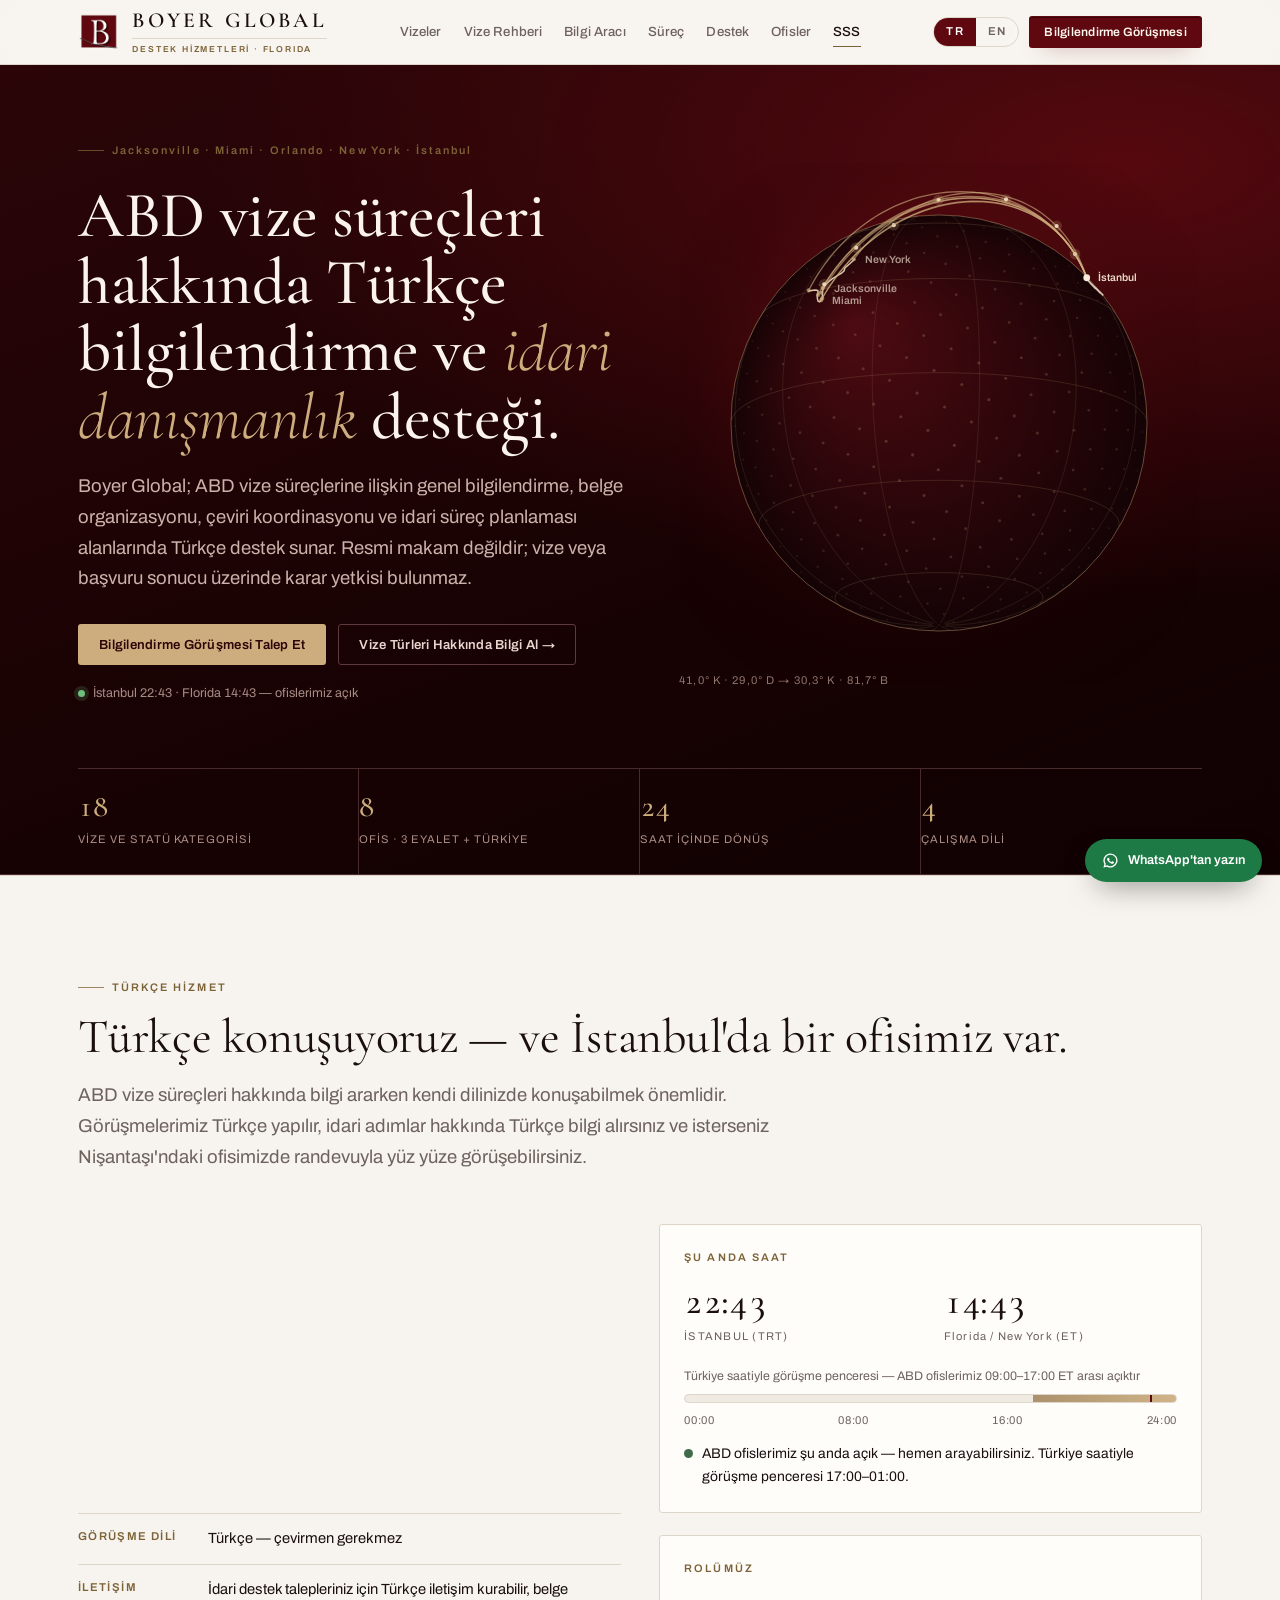
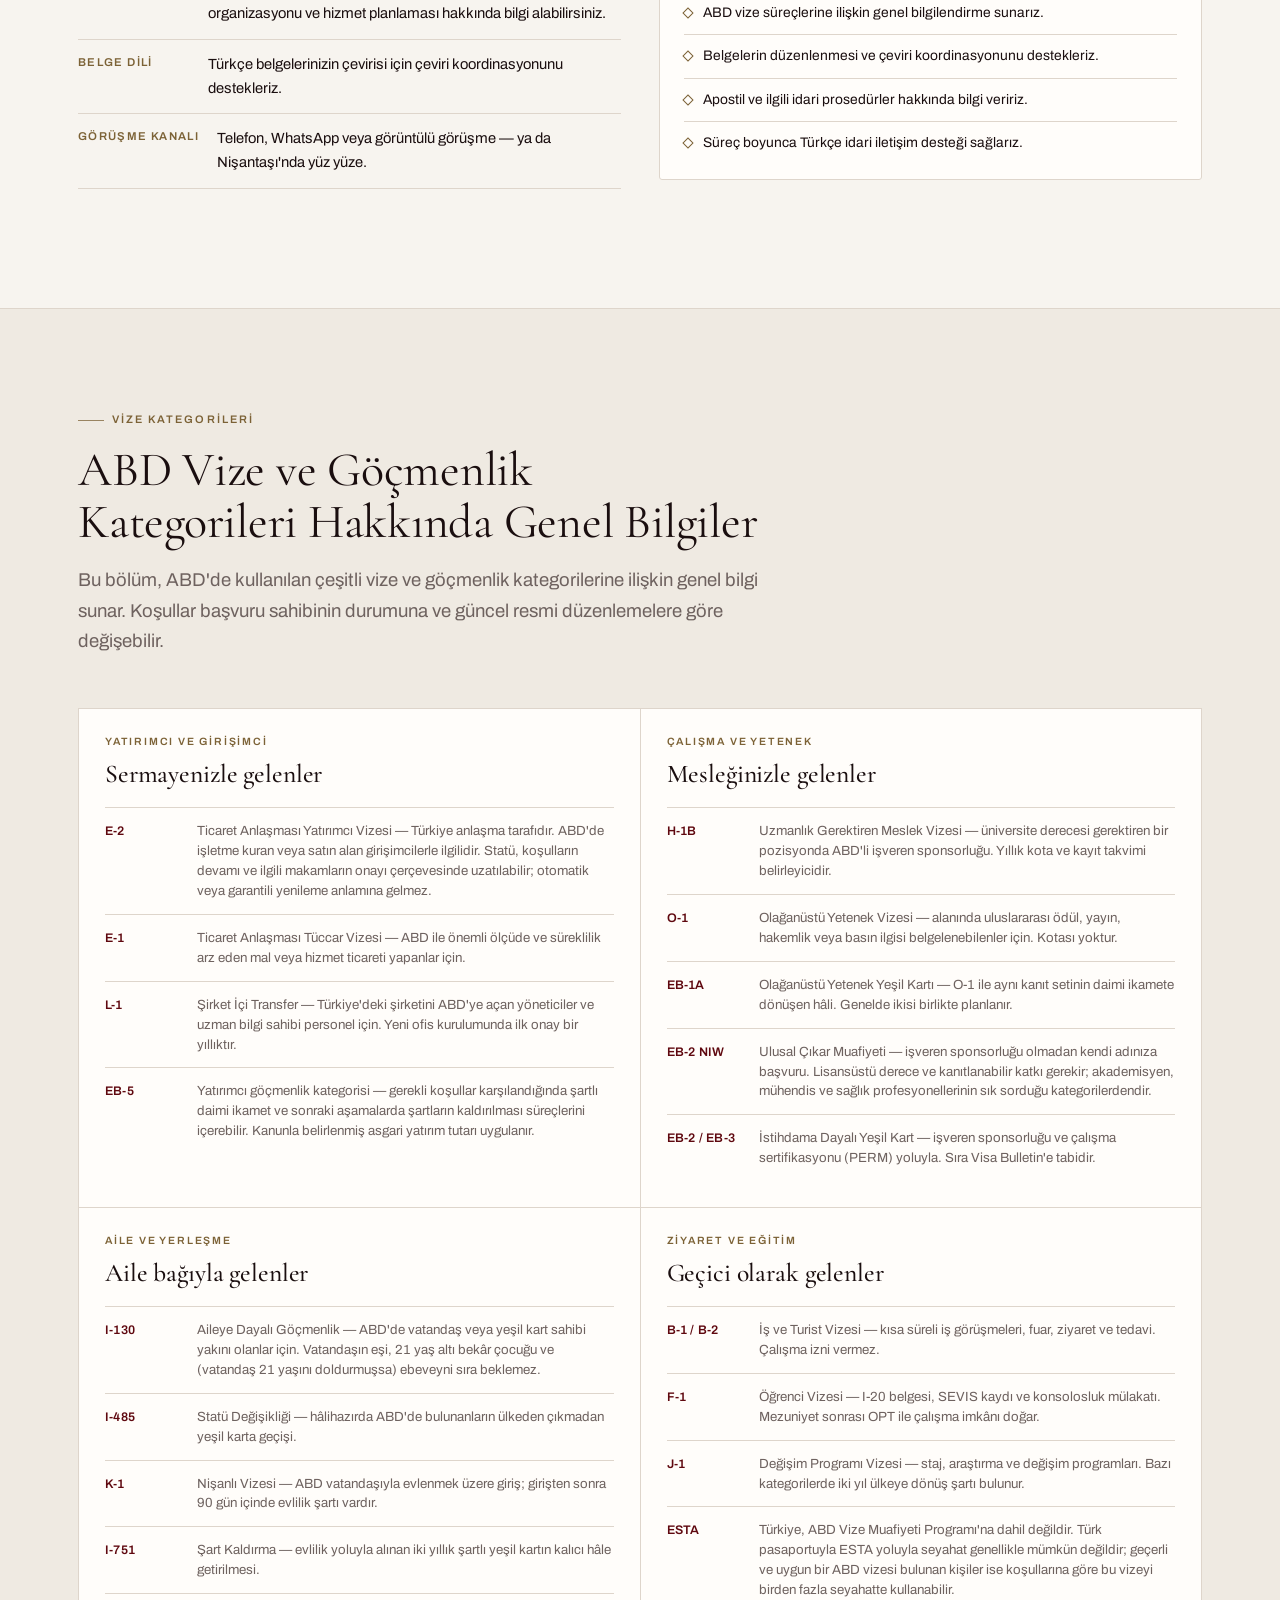
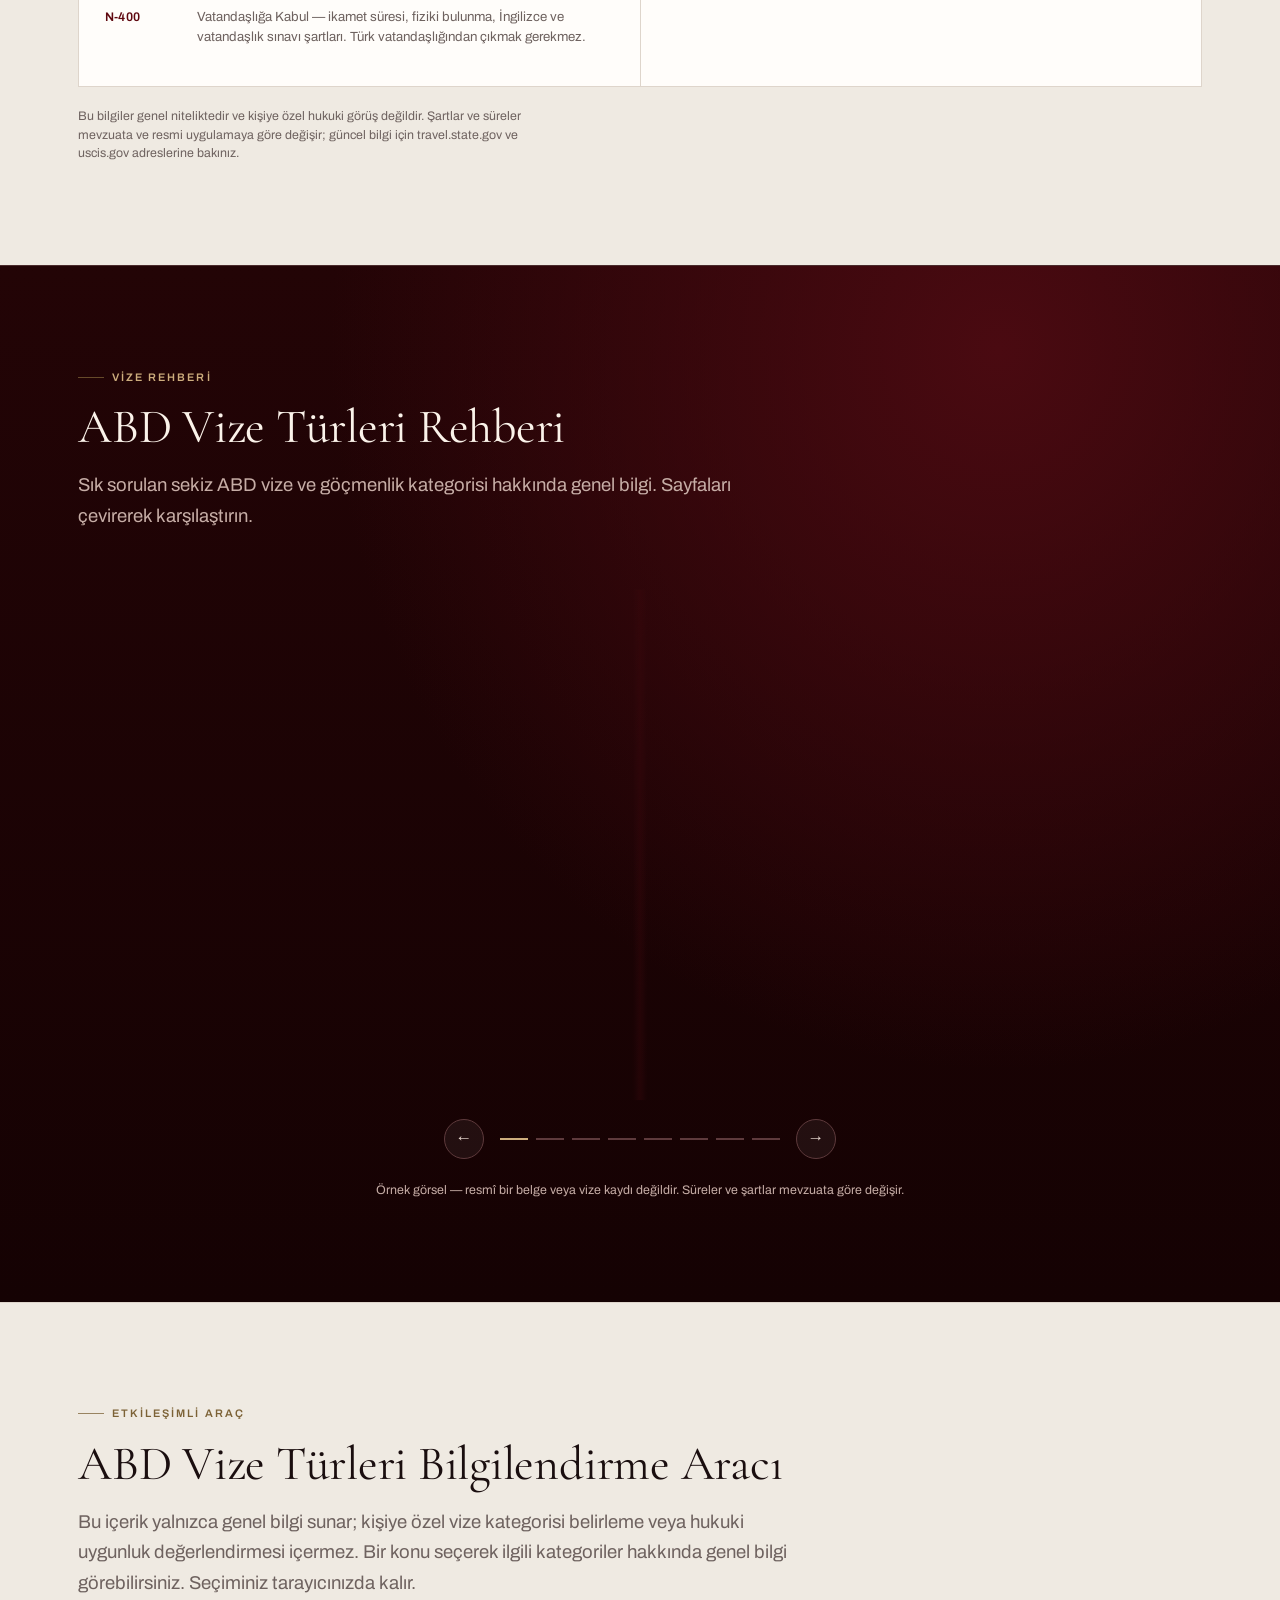
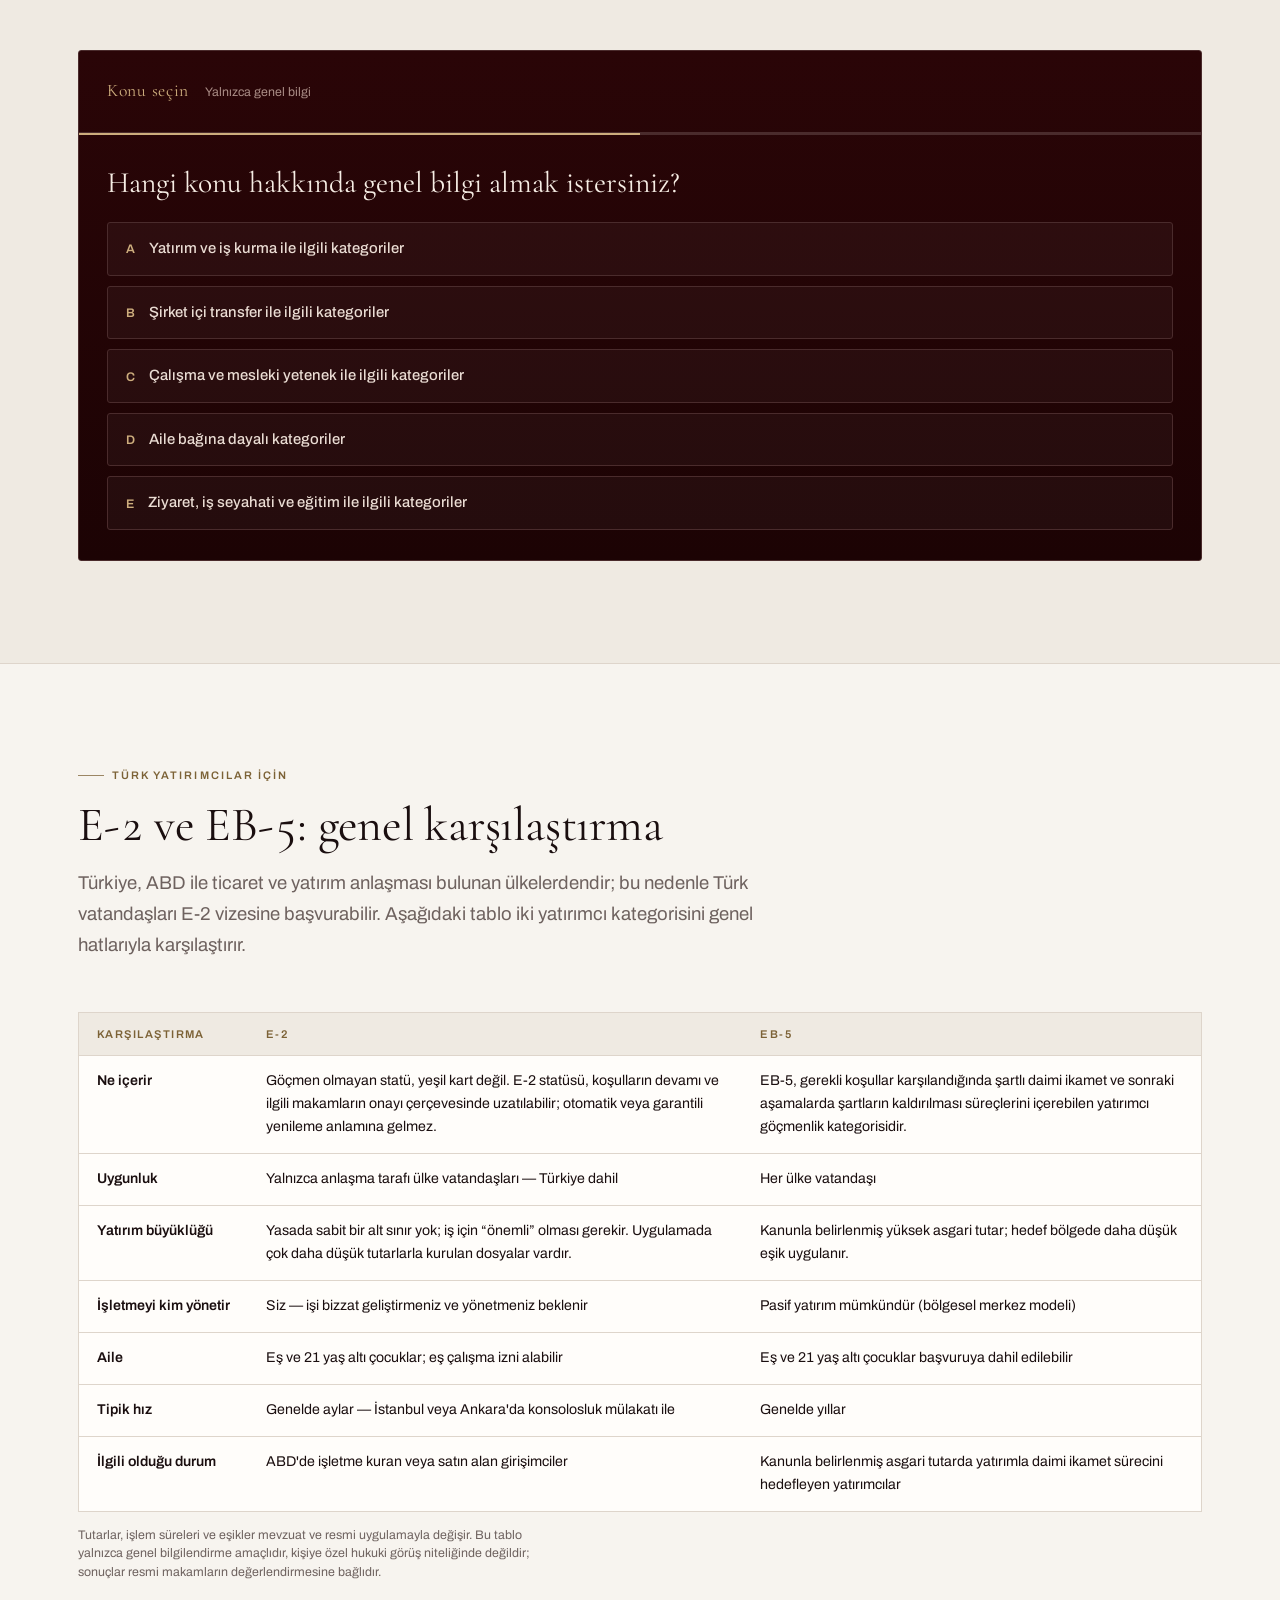
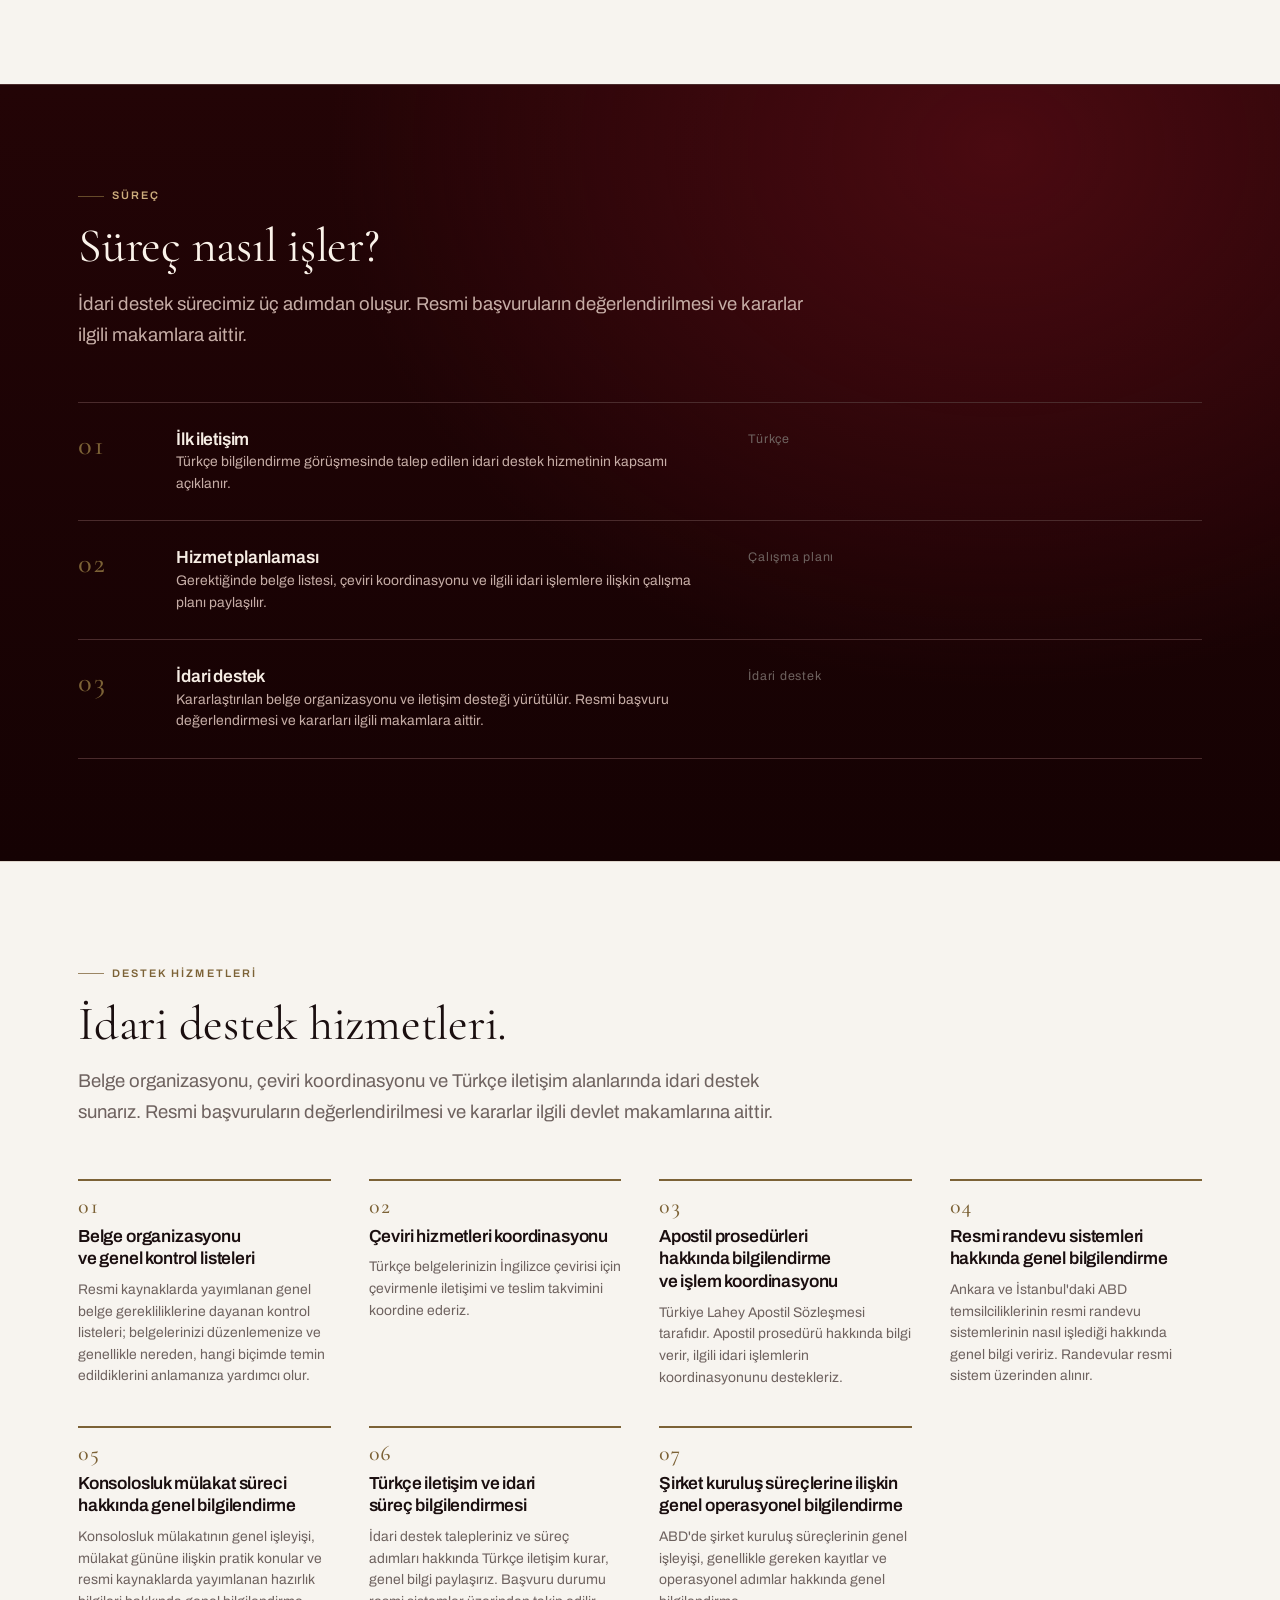
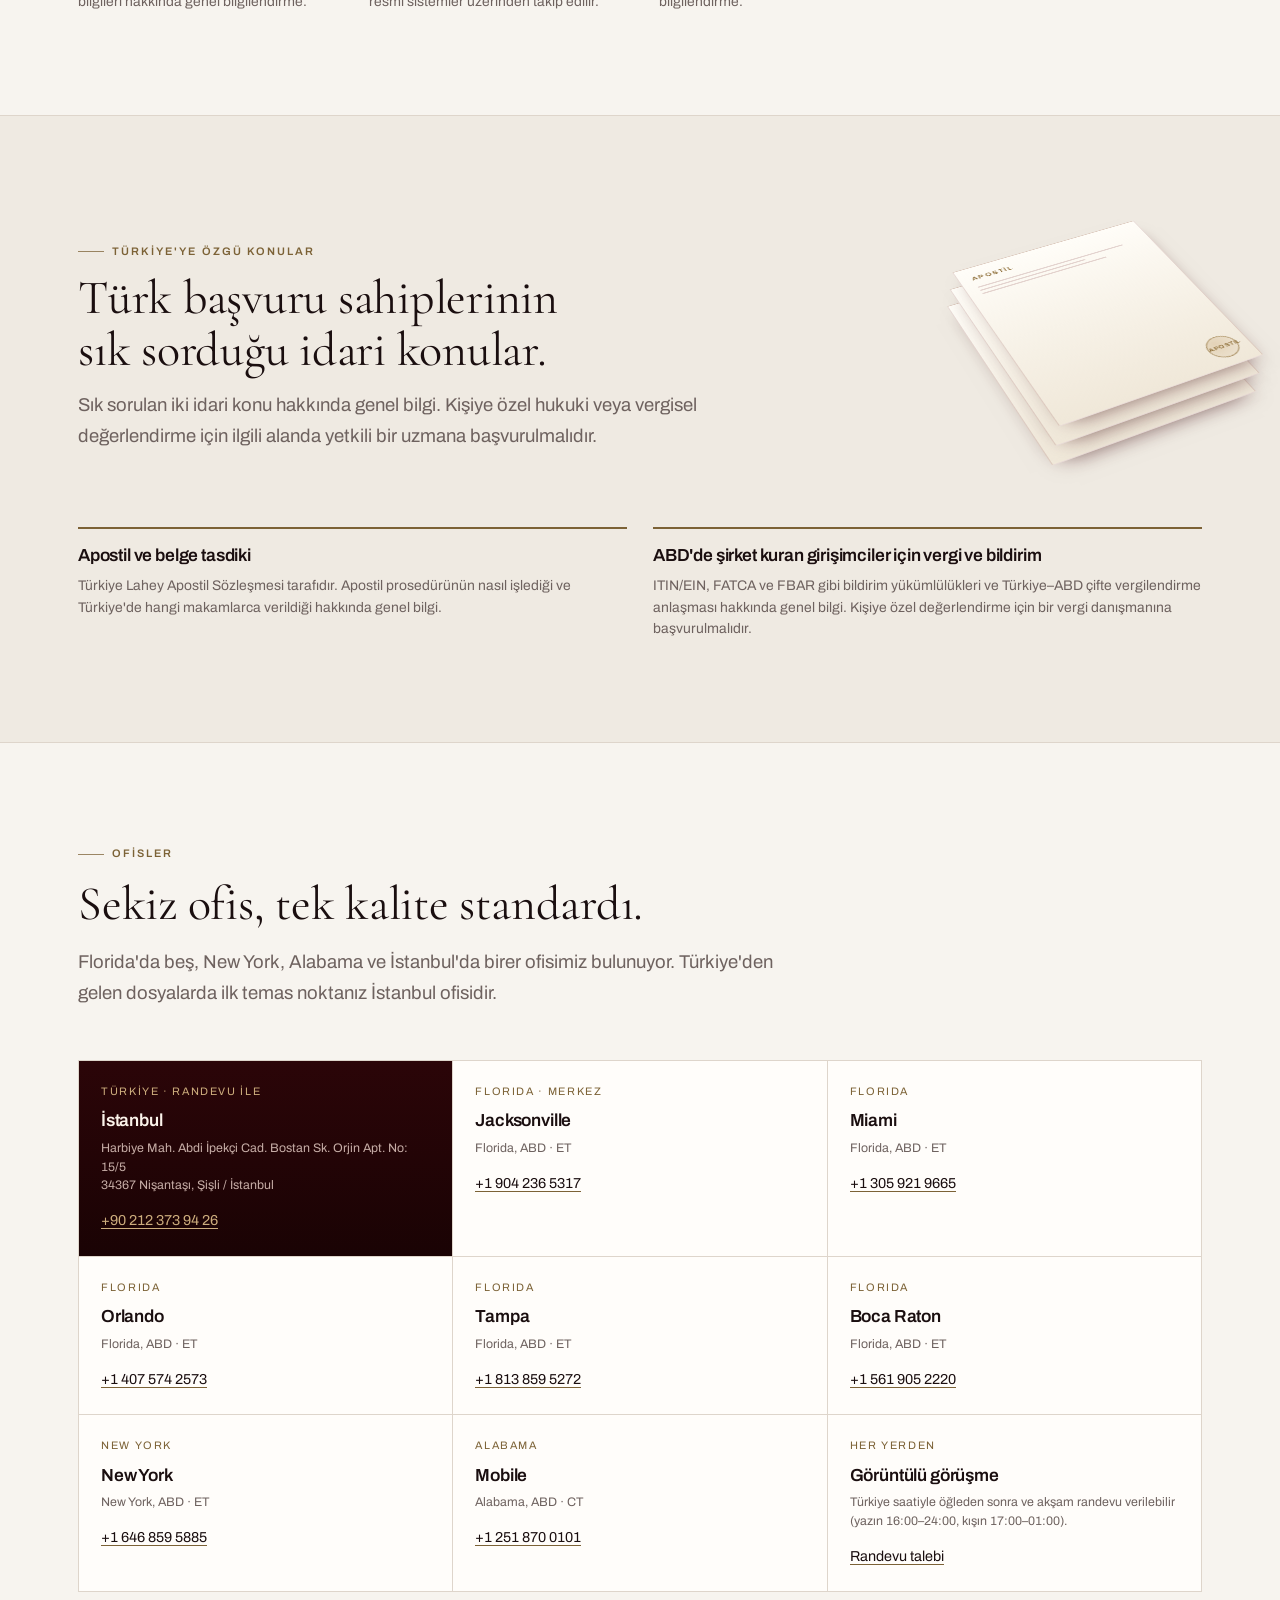
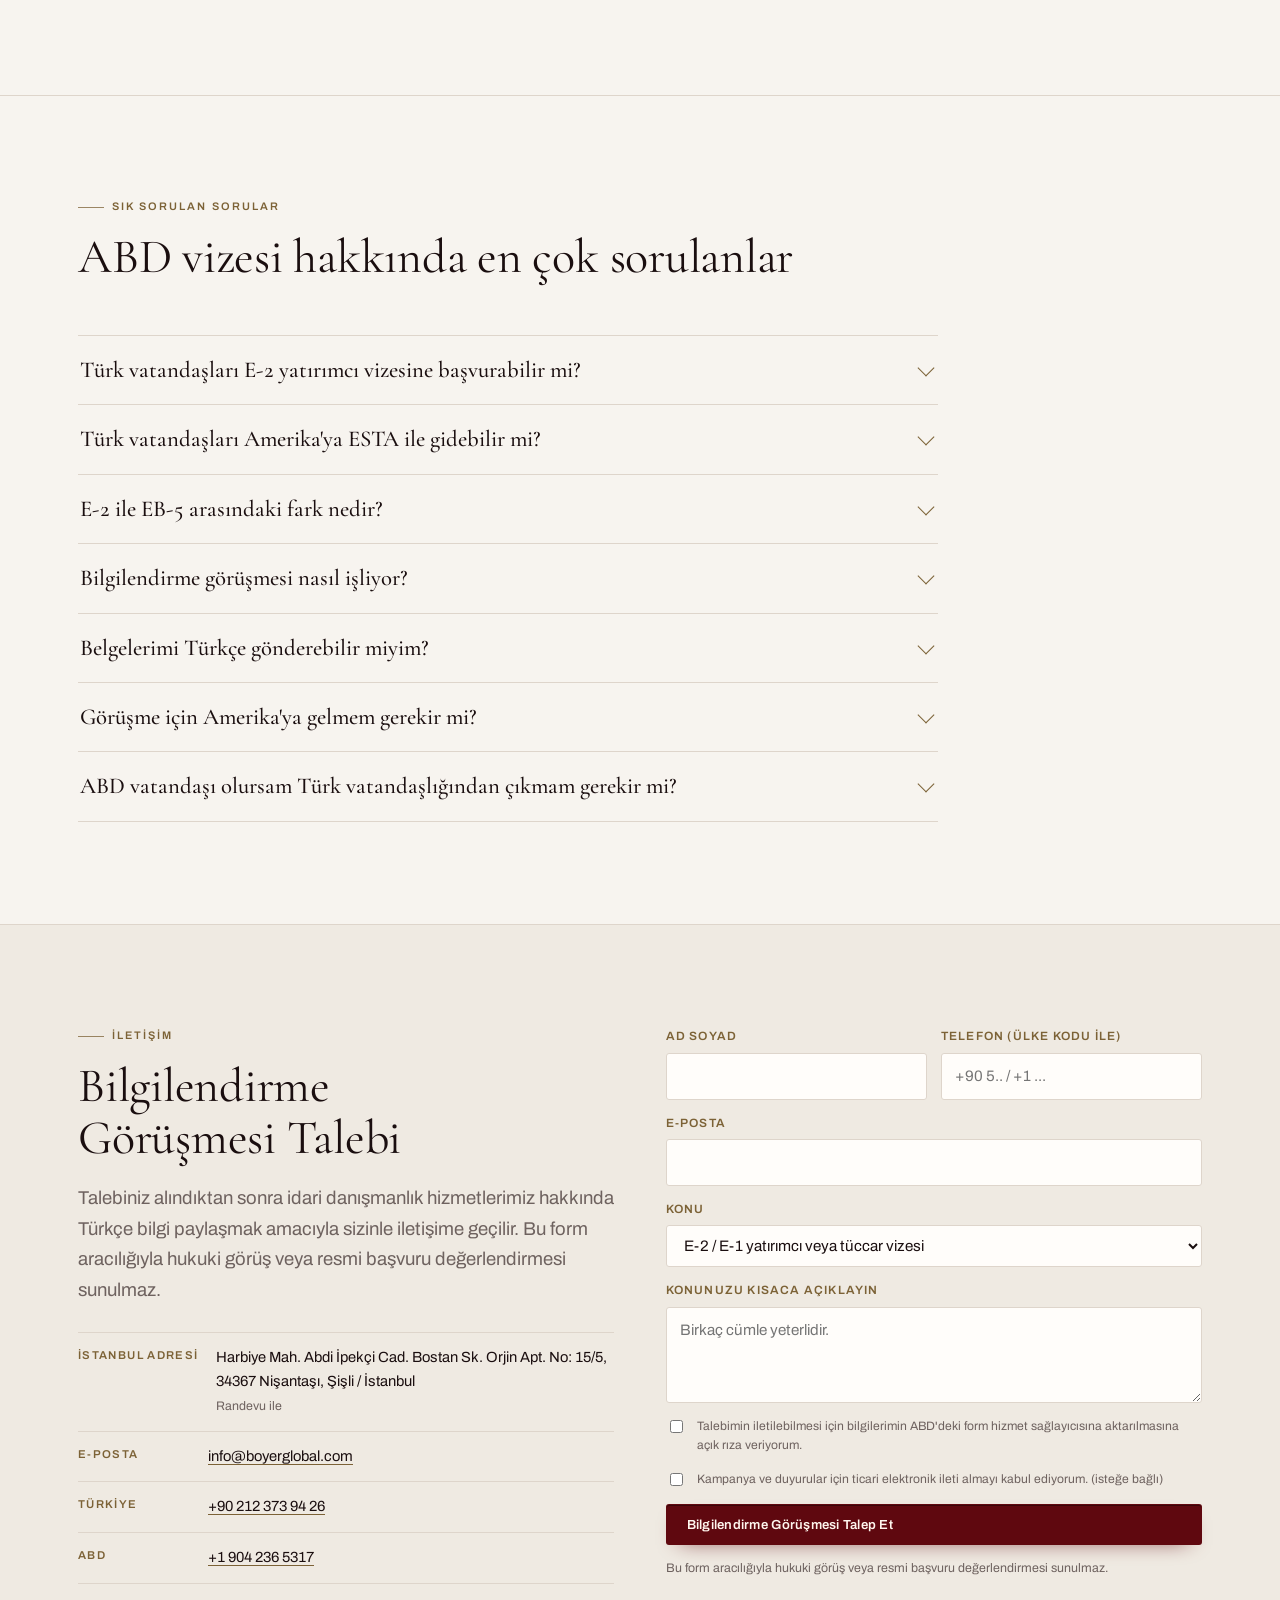
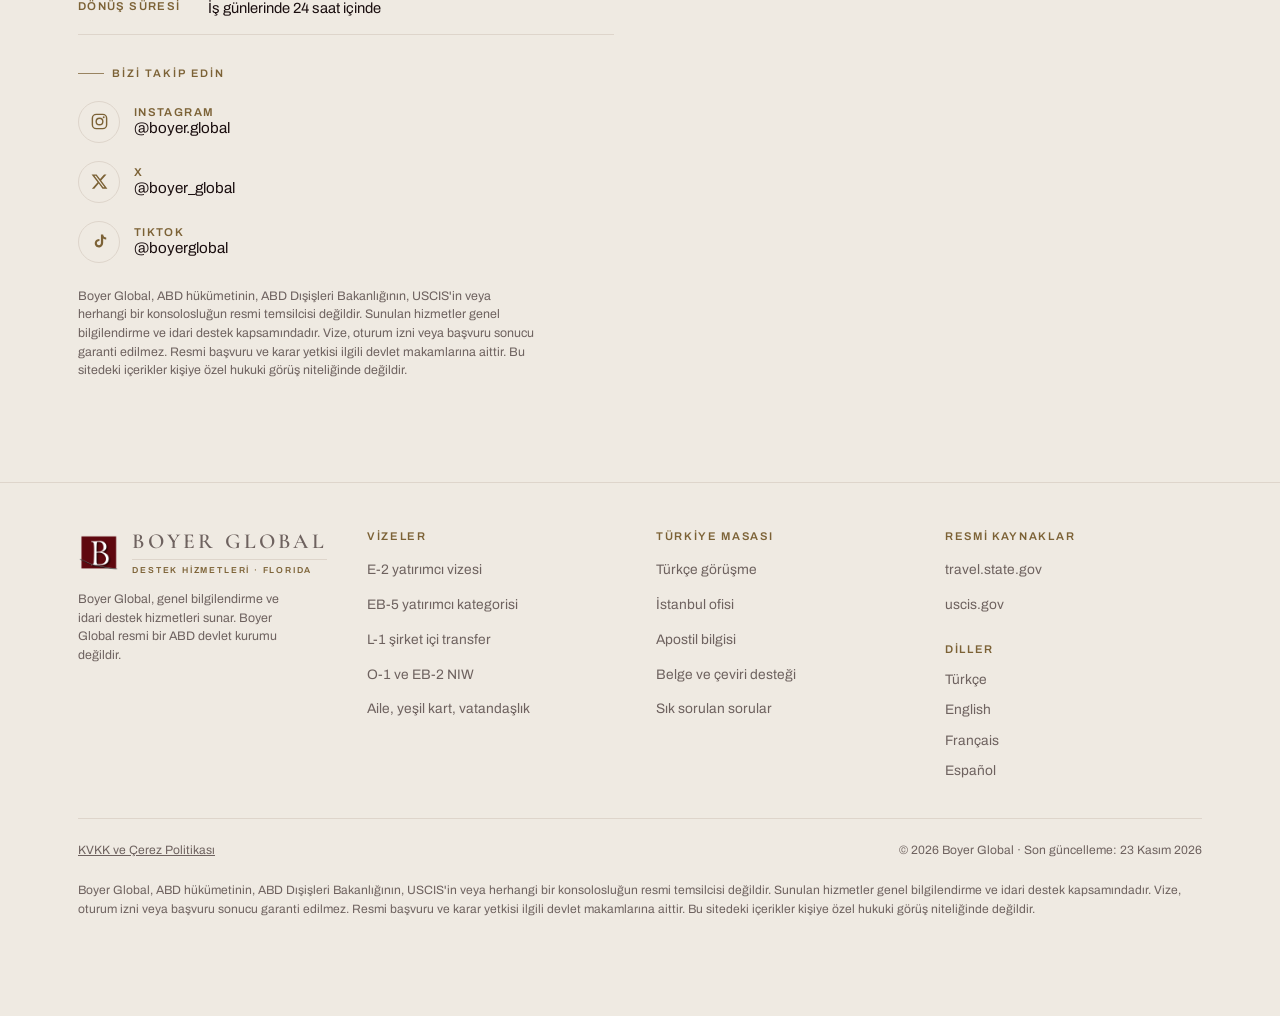
<file: index.html>
<!doctype html>
<html lang="tr" dir="ltr">
<head>
<meta charset="utf-8">
<meta name="viewport" content="width=device-width, initial-scale=1, viewport-fit=cover">

<!-- TEK DOSYA SÜRÜMÜ: CSS, JavaScript ve görseller bu dosyanın içindedir.
     Klasörlü sürümle içerik aynıdır; hangisini kullanırsanız onu düzenleyin. -->

<!-- =====================================================================
     SEO — ARAMA MOTORU BİLGİLERİ
     Alan adınız farklıysa "https://boyerglobal.com" ifadesini bu
     dosyada, js/content.js, robots.txt ve sitemap.xml içinde bul-değiştir yapın.
     ===================================================================== -->
<title>ABD Vize Süreçleri Hakkında Bilgilendirme | Boyer Global</title>
<meta name="description" content="Boyer Global ile ABD vize süreçlerine ilişkin genel bilgiler, belge organizasyonu, çeviri koordinasyonu ve Türkçe idari destek hizmetlerini inceleyin.">
<meta name="robots" content="index, follow, max-image-preview:large, max-snippet:-1">
<link rel="canonical" href="https://boyerglobal.com/">
<meta name="author" content="Boyer Global">
<meta name="theme-color" content="#2B0508">
<meta name="color-scheme" content="light dark">
<meta name="format-detection" content="telephone=yes">

<!-- Yerel SEO -->
<meta name="geo.region" content="TR-34">
<meta name="geo.placename" content="İstanbul">

<!-- Simgeler -->
<link rel="icon" href="favicon.ico?v=2" sizes="any">
<link rel="icon" href="images/favicon-32.png?v=2" sizes="32x32" type="image/png">
<link rel="icon" href="images/favicon-48.png?v=2" sizes="48x48" type="image/png">
<link rel="apple-touch-icon" href="images/apple-touch-icon.png?v=2">
<link rel="manifest" href="site.webmanifest">

<!-- Sosyal medya paylaşım önizlemesi (WhatsApp, LinkedIn, Facebook, X) -->
<meta property="og:type" content="website">
<meta property="og:site_name" content="Boyer Global">
<meta property="og:locale" content="tr_TR">
<meta property="og:locale:alternate" content="en_US">
<meta property="og:url" content="https://boyerglobal.com/">
<meta property="og:title" content="ABD Vize Süreçleri Hakkında Bilgilendirme | Boyer Global">
<meta property="og:description" content="Boyer Global ile ABD vize süreçlerine ilişkin genel bilgiler, belge organizasyonu, çeviri koordinasyonu ve Türkçe idari destek hizmetlerini inceleyin.">
<meta property="og:image" content="https://boyerglobal.com/images/og-image.jpg">
<meta property="og:image:width" content="1200">
<meta property="og:image:height" content="630">
<meta property="og:image:alt" content="Boyer Global — ABD vize süreçleri hakkında Türkçe bilgilendirme ve idari destek">
<meta name="twitter:card" content="summary_large_image">
<meta name="twitter:site" content="@boyer_global">
<meta name="twitter:title" content="ABD Vize Süreçleri Hakkında Bilgilendirme | Boyer Global">
<meta name="twitter:description" content="Boyer Global ile ABD vize süreçlerine ilişkin genel bilgiler, belge organizasyonu, çeviri koordinasyonu ve Türkçe idari destek hizmetlerini inceleyin.">
<meta name="twitter:image" content="https://boyerglobal.com/images/og-image.jpg">

<!-- Hız: yazı tipi sunucusuna erken bağlan, yalnızca kullanılan ağırlıkları yükle -->
<link rel="preconnect" href="https://fonts.googleapis.com">
<link rel="preconnect" href="https://fonts.gstatic.com" crossorigin>
<link rel="stylesheet" href="https://fonts.googleapis.com/css2?family=Cormorant+Garamond:ital,wght@0,400;0,500;0,600;1,300&family=Archivo:wght@400;500;600&display=swap">
<style>
/* =====================================================================
   BOYER GLOBAL — style.css
   ---------------------------------------------------------------------
   Düzenleme rehberi:
   1. Renk / yazı tipi / genişlik  → hemen aşağıdaki :root bloğu
   2. Bölüm bölüm stiller         → "---- bölüm adı ----" başlıklarıyla ayrılmıştır
   3. 3D efektler                 → "3D" kelimesini arayın (plaket, mühür,
                                    pasaport, belge yığını, portre, küre)
   4. Mobil düzen                 → dosyanın sonundaki @media blokları
   ===================================================================== */
:root{
  /* ---- MARKA RENKLERİ — tüm site bu değişkenlerden beslenir ---- */
  --oxblood:#5F080F;
  --oxblood-lt:#8A2F35;
  --oxblood-deep:#2B0508;
  --ink:#1A0E0F;
  --gold:#7C6236;
  --gold-lt:#A4885F;
  --gold-br:#CDAD7D;
  --parchment:#F7F4EF;
  --parchment-2:#EFEAE2;
  --warm:#6E625F;
  --line:#DED5CB;
  --ok:#3F6B4A;
  --warn:#9A6B22;

  --bg:var(--parchment);
  --surface:#FFFDFA;
  --fg:var(--ink);
  --fg-2:var(--warm);
  --rule:var(--line);
  --accent:var(--oxblood);
  --accent-fg:#fff;
  --metal:var(--gold);

  /* ---- YAZI TİPLERİ (değiştirirseniz index.html'deki Google Fonts bağlantısını da güncelleyin) ---- */
  --display:"Cormorant Garamond",Georgia,"Times New Roman",serif;
  --body:"Archivo","Helvetica Neue",Arial,sans-serif;

  /* ---- ÖLÇÜLER ---- */
  --wrap:1180px;
  --prose:66ch;
  --r:3px;
}
@media (prefers-color-scheme: dark){
  :root:not([data-theme="light"]){
    --bg:#150A0B;
    --surface:#1E1011;
    --fg:#F2EBE4;
    --fg-2:#B3A29C;
    --rule:#3A2325;
    --accent:#C77F84;
    --accent-fg:#1A0E0F;
    --metal:var(--gold-br);
    --parchment-2:#241314;
  }
}
:root[data-theme="dark"]{
  --bg:#150A0B;
  --surface:#1E1011;
  --fg:#F2EBE4;
  --fg-2:#B3A29C;
  --rule:#3A2325;
  --accent:#C77F84;
  --accent-fg:#1A0E0F;
  --metal:var(--gold-br);
  --parchment-2:#241314;
}

*{box-sizing:border-box}
html{color-scheme:light dark;scroll-padding-top:70px;-webkit-text-size-adjust:100%}
@media (prefers-reduced-motion:no-preference){html{scroll-behavior:smooth}}
[hidden]{display:none!important}
body{
  margin:0;background:var(--bg);color:var(--fg);
  font-family:var(--body);font-size:16.5px;line-height:1.62;
  -webkit-font-smoothing:antialiased;
  font-variant-numeric:tabular-nums;
}
img{max-width:100%}
a{color:inherit}
:focus-visible{outline:2px solid var(--metal);outline-offset:3px;border-radius:2px}

.wrap{max-width:var(--wrap);margin:0 auto;padding:0 28px}
.prose{max-width:var(--prose)}

h1,h2,h3,h4{font-family:var(--display);font-weight:400;text-wrap:balance;margin:0;letter-spacing:-.005em}
h1{font-size:clamp(2.35rem,5.4vw,4.05rem);line-height:1.04;font-weight:500}
h2{font-size:clamp(1.95rem,4vw,3rem);line-height:1.08}
h3{font-size:clamp(1.3rem,2vw,1.62rem);line-height:1.18;font-weight:500}
h4,.t4{font-size:1.09rem;line-height:1.3;font-weight:600;font-family:var(--body);letter-spacing:-.01em}
p{margin:0}

.eyebrow{
  font-family:var(--body);font-size:.685rem;font-weight:600;
  letter-spacing:.19em;text-transform:uppercase;color:var(--metal);
  display:flex;align-items:center;gap:.7em;
}
.eyebrow::before{content:"";width:26px;height:1px;background:var(--metal);flex:none;opacity:.75}
.eyebrow.solo::before{display:none}
/* Turkish-locale text-transform turns "i" into "İ" — correct for Turkish words,
   wrong for Latin proper nouns (FLORİDA, JACKSONVİLLE). These opt out. */
.eyebrow.proper,.flagline,.mark-sub,.seal-core span,.clock-city span.proper{text-transform:none}

.lede{font-size:1.16rem;line-height:1.66;color:var(--fg-2)}
.small{font-size:.87rem;line-height:1.55;color:var(--fg-2)}
.tiny{font-size:.775rem;line-height:1.5;color:var(--fg-2)}

/* ---- sections ---- */
.band{padding:clamp(64px,8vw,116px) 0;border-top:1px solid var(--rule)}
.band:first-of-type{border-top:0}
.band--dark{
  background:
    radial-gradient(90% 120% at 78% 8%, #4A0A11 0%, transparent 58%),
    linear-gradient(#230406,#150203);
  color:#F0E7DE;border-top:1px solid #4A2B2C;
}
.band--dark .lede,.band--dark .small,.band--dark .tiny{color:#C6ADA6}
.band--dark .eyebrow{color:var(--gold-br)}
.band--tint{background:var(--parchment-2)}

.head{display:flex;flex-direction:column;gap:16px;margin-bottom:clamp(34px,4vw,54px)}

/* ---- top bar ---- */
header.site{
  position:sticky;top:0;z-index:60;
  background:color-mix(in srgb,var(--bg) 88%,transparent);
  backdrop-filter:blur(14px) saturate(1.3);
  border-bottom:1px solid var(--rule);
}
.bar{display:flex;align-items:center;gap:16px 22px;min-height:64px;flex-wrap:wrap;padding-top:9px;padding-bottom:9px}
.mark{display:flex;align-items:center;gap:13px;text-decoration:none;flex:none}
/* Boyer Global amblemi. */
.mark-img{height:38px;width:auto;display:block;flex:none}
.mark-type{display:grid;gap:0;line-height:1}
.mark-type b{font-family:var(--display);font-size:1.34rem;font-weight:600;letter-spacing:.15em;padding-bottom:6px}
.mark-sub{
  font:600 .54rem/1 var(--body);letter-spacing:.21em;color:var(--metal);
  padding-top:6px;border-top:1px solid var(--rule);
}
nav.main{display:flex;gap:22px;margin-left:auto;flex-wrap:wrap}
nav.main a{
  text-decoration:none;font-size:.83rem;font-weight:500;letter-spacing:.01em;
  padding:4px 0;border-bottom:1px solid transparent;color:var(--fg-2);
}
nav.main a:hover{color:var(--fg);border-bottom-color:var(--metal)}
.bar-act{display:flex;align-items:center;gap:10px;flex:none;margin-left:auto}

.lang{display:inline-flex;border:1px solid var(--rule);border-radius:999px;overflow:hidden;flex:none}
.lang button{
  font:600 .715rem/1 var(--body);letter-spacing:.11em;text-transform:uppercase;
  padding:8px 12px;background:none;border:0;color:var(--fg-2);cursor:pointer;
}
.lang button[aria-pressed="true"]{background:var(--accent);color:var(--accent-fg)}

.btn{
  display:inline-flex;align-items:center;gap:8px;text-decoration:none;
  font:600 .82rem/1 var(--body);letter-spacing:.02em;
  padding:13px 20px;border-radius:var(--r);border:1px solid transparent;cursor:pointer;
  transition:transform .18s ease, box-shadow .18s ease, background .18s ease;
}
.btn--primary{background:var(--oxblood);color:#FFF6EE;box-shadow:0 1px 0 #3A0509 inset,0 8px 22px -14px #5F080F}
.btn--primary:hover{transform:translateY(-1px);background:#71121A}
.btn--primary,.btn--gold{position:relative;overflow:hidden}
.btn--primary::after,.btn--gold::after{
  content:"";position:absolute;top:0;bottom:0;width:38%;left:-45%;
  background:linear-gradient(100deg,transparent,rgba(255,255,255,.28),transparent);
  transform:skewX(-18deg);transition:left .55s cubic-bezier(.3,.7,.3,1);
}
.btn--primary:hover::after,.btn--gold:hover::after{left:118%}
@media (prefers-reduced-motion:reduce){.btn--primary::after,.btn--gold::after{display:none}}
.btn--ghost{border-color:var(--rule);color:var(--fg)}
.btn--ghost:hover{border-color:var(--metal);color:var(--metal)}
.btn--gold{background:var(--gold-br);color:#2B0508}
.btn--gold:hover{transform:translateY(-1px);background:#DCBF92}
.btn--sm{padding:9px 14px;font-size:.76rem}

/* ---- hero ---- */
.hero{
  position:relative;overflow:hidden;
  background:
    radial-gradient(120% 90% at 88% 12%, #55090F 0%, transparent 60%),
    linear-gradient(160deg,#2B0508 0%,#170203 62%,#100102 100%);
  color:#F4EBE2;border-bottom:1px solid #4A2B2C;
}
.hero-grid{
  display:grid;grid-template-columns:minmax(0,1.02fr) minmax(0,.98fr);
  gap:clamp(28px,4vw,64px);align-items:center;
  padding:clamp(48px,6vw,84px) 0 clamp(40px,5vw,66px);
}
.hero h1{color:#FBF4EC}
.hero h1 i{font-style:italic;font-weight:300;color:var(--gold-br)}
.hero .lede{color:#CBB2AA;max-width:52ch;margin-top:20px}
.hero-cta{display:flex;flex-wrap:wrap;gap:12px;margin-top:30px}
.hero-note{margin-top:18px;font-size:.79rem;color:#A98C85;display:flex;gap:8px;align-items:center}
.dot-live{width:7px;height:7px;border-radius:50%;background:#6FBF7F;box-shadow:0 0 0 4px rgba(111,191,127,.16);flex:none}

.creds{
  display:grid;grid-template-columns:repeat(auto-fit,minmax(126px,1fr));
  border-top:1px solid #4A2B2C;
}
.cred{padding:22px 0 26px;border-right:1px solid #4A2B2C}
.cred:last-child{border-right:0}
.cred b{display:block;font-family:var(--display);font-size:1.95rem;font-weight:500;color:var(--gold-br);line-height:1}
.cred span{display:block;font-size:.7rem;letter-spacing:.09em;text-transform:uppercase;color:#A98C85;margin-top:8px}

/* ---- 3D globe (canvas; js/main.js içinde çizilir) ---- */
.globe-shell{position:relative;min-height:250px;max-width:520px;margin:0 auto;width:100%}
.globe-shell::before{content:"";display:block;padding-top:100%}
.globe-shell canvas{width:100%;height:100%;display:block;position:absolute;inset:0}
/* Static SVG globe: what you see when scripts do not run. The canvas version
   replaces it only once its animation has actually started. */
.globe-static{position:absolute;inset:0;width:100%;height:100%;display:block;overflow:visible}
.js-globe .globe-static{display:none}
.globe-cap{
  position:absolute;left:0;bottom:-6px;font-size:.7rem;letter-spacing:.1em;
  text-transform:uppercase;color:#8E736C;
}

/* ---- turkish desk ---- */
.desk{display:grid;grid-template-columns:minmax(0,1fr) minmax(0,1fr);gap:clamp(24px,3vw,52px);align-items:start}

/* ---- 3D brass door plaque ---- */
.plaque{perspective:1300px;width:100%;max-width:430px}
.plaque-in::before{content:"";display:block;padding-top:61.25%}
.plaque-in{
  position:relative;transform-style:preserve-3d;
  transform:rotateX(9deg) rotateY(-11deg);transition:transform .35s ease;
}
.plaque-back{
  position:absolute;inset:0;border-radius:3px;transform:translateZ(0);
  background:linear-gradient(#3A2A06,#1D1503);
  box-shadow:0 26px 46px -20px rgba(0,0,0,.78);
}
.plaque-face{
  position:absolute;inset:0;border-radius:3px;transform:translateZ(13px);overflow:hidden;
  display:grid;align-content:center;gap:7px;padding:clamp(18px,3.4vw,32px);
  background:linear-gradient(116deg,#6B5024 0%,#C6A567 20%,#F1DDB6 36%,#B08C52 54%,#856734 74%,#C9A96E 100%);
  box-shadow:0 0 0 1px rgba(255,246,220,.5) inset;
}
.plaque-face::before{
  content:"";position:absolute;inset:0;opacity:.3;pointer-events:none;
  background:repeating-linear-gradient(96deg, rgba(255,255,255,.5) 0 1px, rgba(40,24,2,.08) 1px 3px);
}
.plaque-face::after{content:"";position:absolute;inset:8px;border:1px solid rgba(58,32,4,.3);border-radius:2px;pointer-events:none}
.plaque-face > *{position:relative;z-index:2;margin:0}
.plaque-sheen{
  position:absolute;inset:0;border-radius:3px;pointer-events:none;transform:translateZ(15px);
  background:radial-gradient(circle at var(--mx,26%) var(--my,20%), rgba(255,255,255,.5), rgba(255,255,255,0) 42%);
}
.plaque-t{
  font-family:var(--display);font-size:clamp(1.2rem,2.9vw,1.72rem);font-weight:600;color:#33240A;
  letter-spacing:.01em;line-height:1.05;
  text-shadow:0 1px 0 rgba(255,250,228,.72), 0 -1px 0 rgba(50,28,4,.3);
}
.plaque-s{
  font:600 .59rem/1.5 var(--body);letter-spacing:.22em;color:#4A3510;
  text-shadow:0 1px 0 rgba(255,250,228,.55);
}
.plaque-a{font-size:clamp(.72rem,1.4vw,.8rem);line-height:1.45;color:#463108;text-shadow:0 1px 0 rgba(255,250,228,.4)}
.plaque-a a{color:inherit;text-decoration:none;border-bottom:1px solid rgba(70,49,8,.5)}
.plaque-screw{
  position:absolute;width:10px;height:10px;border-radius:50%;z-index:3;transform:translateZ(14px);
  background:radial-gradient(circle at 34% 28%,#F5E7C3,#7C6029 68%,#463314);
  box-shadow:0 1px 2px rgba(30,18,2,.55);
}
.plaque-screw::after{content:"";position:absolute;left:2px;right:2px;top:4.2px;height:1.4px;background:rgba(50,34,8,.6);border-radius:1px}
.plaque-screw.tl{left:9px;top:9px} .plaque-screw.tr{right:9px;top:9px}
.plaque-screw.bl{left:9px;bottom:9px} .plaque-screw.br{right:9px;bottom:9px}

.dl{display:grid;gap:0;margin-top:26px;border-top:1px solid var(--rule)}
.dl>div{display:grid;grid-template-columns:minmax(112px,auto) 1fr;gap:18px;padding:13px 0;border-bottom:1px solid var(--rule)}
.dl dt{font-size:.71rem;letter-spacing:.12em;text-transform:uppercase;color:var(--metal);font-weight:600;margin:0}
.dl dd{margin:0;font-size:.92rem}

.clock{border:1px solid var(--rule);border-radius:var(--r);background:var(--surface);padding:24px}
.clock-row{display:flex;gap:26px;flex-wrap:wrap}
.clock-city{flex:1 1 130px}
.clock-city b{display:block;font-family:var(--display);font-size:2.35rem;font-weight:500;line-height:1;letter-spacing:.01em}
.clock-city span{display:block;font-size:.7rem;letter-spacing:.11em;text-transform:uppercase;color:var(--fg-2);margin-top:7px}
.window{margin-top:22px}
.track{height:9px;border-radius:99px;background:var(--parchment-2);border:1px solid var(--rule);position:relative;overflow:hidden}
.track i{position:absolute;top:0;bottom:0;background:linear-gradient(90deg,#A4885F,#CDAD7D);opacity:.9}
.track u{position:absolute;top:-4px;width:2px;height:17px;background:var(--accent);border-radius:2px}
.track-lbl{display:flex;justify-content:space-between;margin-top:8px;font-size:.7rem;color:var(--fg-2);letter-spacing:.06em}
.verdict{margin-top:14px;font-size:.87rem;display:flex;gap:9px;align-items:flex-start}
.pip{width:9px;height:9px;border-radius:50%;flex:none;margin-top:6px}

/* ---- visa catalogue ---- */
.vgrid{display:grid;grid-template-columns:repeat(auto-fit,minmax(min(100%,440px),1fr));gap:1px;background:var(--rule);border:1px solid var(--rule)}
.vcard{background:var(--surface);padding:28px 26px 26px;display:grid;gap:0;align-content:start}
.vcard-k{font:600 .66rem/1 var(--body);letter-spacing:.17em;text-transform:uppercase;color:var(--metal);margin-bottom:11px}
.vcard h3{margin-bottom:18px}
.vlist{list-style:none;margin:0;padding:0;display:grid;gap:0}
.vlist li{
  display:grid;grid-template-columns:78px minmax(0,1fr);gap:14px;
  padding:13px 0;border-top:1px solid var(--rule);align-items:baseline;
}
.vlist li b{
  font:600 .78rem/1.45 var(--body);letter-spacing:.02em;color:var(--accent);
  white-space:nowrap;
}
.vlist li span{font-size:.83rem;line-height:1.5;color:var(--fg-2)}

/* ---- support services ---- */
.sgrid{display:grid;grid-template-columns:repeat(auto-fit,minmax(min(100%,230px),1fr));gap:clamp(22px,3vw,38px)}
.sitem{display:grid;gap:8px;align-content:start;border-top:2px solid var(--metal);padding-top:15px}
.snum{
  font-family:var(--display);font-size:1.35rem;font-weight:500;color:var(--metal);line-height:1;
}
.sitem h3{margin:0}

/* ---- matcher ---- */
.matcher{
  border:1px solid #4A2B2C;border-radius:var(--r);
  background:linear-gradient(#2A0507,#1C0304);overflow:hidden;
}
.m-head{padding:26px 28px;border-bottom:1px solid #4A2B2C;display:flex;gap:16px;align-items:baseline;flex-wrap:wrap}
.m-step{font-family:var(--display);font-size:1.1rem;color:var(--gold-br);letter-spacing:.04em}
.m-body{padding:30px 28px}
.m-q{font-family:var(--display);font-size:clamp(1.35rem,2.4vw,1.85rem);line-height:1.2;color:#F6EDE4;margin-bottom:22px}
.m-opts{display:grid;gap:10px}
.m-opt{
  text-align:left;font:500 .93rem/1.45 var(--body);color:#EADCD3;cursor:pointer;
  background:rgba(255,246,238,.035);border:1px solid #4A2B2C;border-radius:var(--r);
  padding:15px 18px;transition:border-color .18s,background .18s,transform .18s;
  display:flex;gap:13px;align-items:flex-start;
}
.m-opt:hover{border-color:var(--gold-br);background:rgba(205,173,125,.09);transform:translateX(3px)}
.m-opt b{color:var(--gold-br);font-weight:600;flex:none;font-size:.78rem;letter-spacing:.1em;margin-top:.18em}
.m-bar{height:2px;background:#4A2B2C}
.m-bar i{display:block;height:2px;background:var(--gold-br);transition:width .4s cubic-bezier(.2,.7,.2,1)}
.m-res{display:grid;gap:18px}
.m-res h3{color:#FBF3EA}
.m-tag{
  display:inline-block;font:600 .7rem/1 var(--body);letter-spacing:.14em;text-transform:uppercase;
  color:#2B0508;background:var(--gold-br);padding:6px 11px;border-radius:99px;
}
.m-why{border-left:1px solid var(--gold-br);padding-left:18px;color:#CBB2AA;font-size:.93rem}
.m-actions{display:flex;gap:11px;flex-wrap:wrap;margin-top:4px}
.m-dis{font-size:.74rem;color:#9A7F78;margin-top:2px}

/* ---- table ---- */
.tblwrap{overflow-x:auto;border:1px solid var(--rule);background:var(--surface)}
table{border-collapse:collapse;width:100%;min-width:640px;font-size:.885rem}
th,td{text-align:left;padding:14px 18px;border-bottom:1px solid var(--rule);vertical-align:top}
thead th{
  font:600 .7rem/1.3 var(--body);letter-spacing:.13em;text-transform:uppercase;color:var(--metal);
  background:var(--parchment-2);white-space:nowrap;
}
tbody th{font:600 .885rem/1.5 var(--body);white-space:nowrap}
tbody tr:last-child th,tbody tr:last-child td{border-bottom:0}

/* ---- steps ---- */
.steps{display:grid;gap:0;counter-reset:s;border-top:1px solid var(--rule)}
.step{
  display:grid;grid-template-columns:60px minmax(0,1fr) minmax(0,.85fr);
  gap:clamp(16px,3vw,40px);padding:26px 0;border-bottom:1px solid var(--rule);align-items:start;
}
.step-n{
  font-family:var(--display);font-size:1.75rem;font-weight:500;color:var(--metal);line-height:1;
  padding-top:2px;
}
.step-when{font-size:.78rem;letter-spacing:.06em;color:var(--fg-2)}

/* ---- resources ---- */
.res{display:grid;grid-template-columns:repeat(auto-fit,minmax(min(100%,300px),1fr));gap:26px}
.res-item{border-top:2px solid var(--metal);padding-top:16px}
.res-item h3{margin-bottom:7px}

/* ---- offices ---- */
.offices{display:grid;grid-template-columns:repeat(auto-fit,minmax(min(100%,300px),1fr));gap:1px;background:var(--rule);border:1px solid var(--rule)}
.office{background:var(--surface);padding:22px}
.office.is-hq{background:linear-gradient(#2B0508,#1A0304);color:#F0E7DE}
.office.is-hq .tiny,.office.is-hq .small{color:#C6ADA6}
.office h3{margin-bottom:6px}
.office a{font-size:.9rem;text-decoration:none;border-bottom:1px solid var(--metal);white-space:nowrap}
.flagline{font-size:.68rem;letter-spacing:.15em;text-transform:uppercase;color:var(--gold-br);margin-bottom:10px}

/* ---- placeholder ---- */
.recog{border:1px solid var(--rule);border-radius:var(--r);background:var(--surface);padding:24px}
.recog ul{list-style:none;margin:14px 0 0;padding:0;display:grid;gap:0}
.recog li{
  display:grid;grid-template-columns:auto 1fr;gap:11px;align-items:baseline;
  font-size:.865rem;padding:10px 0;border-bottom:1px solid var(--rule);
}
.recog li:last-child{border-bottom:0;padding-bottom:0}
.recog li::before{content:"";width:6px;height:6px;border:1px solid var(--metal);transform:rotate(45deg);align-self:center}

/* ---- form ---- */
.form{display:grid;gap:14px;max-width:560px}
.f2{display:grid;grid-template-columns:1fr 1fr;gap:14px}
label{display:grid;gap:6px;font-size:.75rem;letter-spacing:.1em;text-transform:uppercase;color:var(--metal);font-weight:600}
input,select,textarea{
  font:400 .95rem/1.5 var(--body);color:var(--fg);background:var(--surface);
  border:1px solid var(--rule);border-radius:var(--r);padding:11px 13px;width:100%;
}
textarea{min-height:96px;resize:vertical}
.consent{display:flex;gap:11px;align-items:flex-start;font-size:.76rem;color:var(--fg-2);text-transform:none;letter-spacing:0;font-weight:400}
.consent input{width:auto;flex:none;margin-top:3px}
.sent{border-left:2px solid var(--ok);padding:14px 16px;background:color-mix(in srgb,var(--ok) 8%,transparent);font-size:.9rem}

/* ---- footer ---- */
footer.site{border-top:1px solid var(--rule);padding:48px 0 96px;background:var(--parchment-2)}
.foot{display:grid;grid-template-columns:repeat(auto-fit,minmax(190px,1fr));gap:32px}
.foot-h{font:600 .7rem/1 var(--body);letter-spacing:.15em;text-transform:uppercase;color:var(--metal);margin:0 0 14px}
.foot ul{list-style:none;margin:0;padding:0;display:grid;gap:8px}
.foot a{font-size:.86rem;text-decoration:none;color:var(--fg-2)}
.foot a:hover{color:var(--fg)}
.legal{margin-top:36px;padding-top:22px;border-top:1px solid var(--rule);font-size:.755rem;color:var(--fg-2);display:flex;gap:20px;flex-wrap:wrap;justify-content:space-between}

/* wa */
.wa{
  position:fixed;right:18px;bottom:18px;z-index:70;
  display:inline-flex;align-items:center;gap:9px;text-decoration:none;
  background:#1E7A45;color:#fff;font:600 .8rem/1 var(--body);
  padding:13px 17px;border-radius:99px;box-shadow:0 12px 30px -12px rgba(0,0,0,.55);
}
.wa:hover{background:#238E50}

/* ---- scroll progress ---- */
.prog{position:fixed;top:0;left:0;right:0;height:2px;z-index:90;background:transparent;pointer-events:none}
.prog i{display:block;height:2px;width:0;background:linear-gradient(90deg,var(--oxblood),var(--gold-br))}

/* ---- 3D passport ---- */
.pp-wrap{display:grid;gap:22px;justify-items:center}
.pp{perspective:1600px;width:100%;max-width:790px}
.pp-book::before{content:"";display:block;padding-top:65%}
.pp-book{
  position:relative;width:100%;
  transform-style:preserve-3d;
  transform:rotateX(7deg) rotateY(-8deg);
  transition:transform .45s cubic-bezier(.2,.7,.2,1);
  will-change:transform;
}
.pp-shell{
  position:absolute;inset:-1.7% -1.5%;border-radius:5px 10px 10px 5px;
  background:linear-gradient(148deg,#75121A,#3C060B 52%,#240407);
  box-shadow:0 44px 74px -34px rgba(0,0,0,.85);
  transform:translateZ(-10px);
}
.pp-shell::after{content:"";position:absolute;inset:7px;border:1px solid rgba(205,173,125,.3);border-radius:4px}
.pp-spread{position:absolute;inset:0;display:grid;grid-template-columns:1fr 1fr;border-radius:3px 8px 8px 3px;overflow:hidden}
.pp-page{
  position:relative;padding:clamp(15px,2.5vw,30px);color:#3B2A21;overflow:hidden;
  background:
    radial-gradient(130% 95% at 18% -6%, rgba(255,255,255,.6), transparent 62%),
    repeating-linear-gradient(114deg, rgba(95,8,15,.05) 0 2px, transparent 2px 8px),
    repeating-linear-gradient(-114deg, rgba(95,8,15,.035) 0 2px, transparent 2px 11px),
    linear-gradient(#F4EBDB,#E7D9C1);
}
.pp-left{box-shadow:inset -24px 0 32px -26px rgba(58,6,11,.8)}
.pp-right{box-shadow:inset 24px 0 32px -26px rgba(58,6,11,.8)}
.pp-spine{position:absolute;left:50%;top:0;bottom:0;width:14px;transform:translateX(-50%);z-index:3;pointer-events:none;
  background:linear-gradient(90deg,rgba(58,6,11,0),rgba(58,6,11,.36),rgba(58,6,11,0))}
.pp-head{display:flex;align-items:center;gap:9px;padding-bottom:11px;margin-bottom:15px;border-bottom:1px solid rgba(95,8,15,.22)}
.pp-head svg{flex:none;color:#8A6A32}
.pp-head span{font:600 .6rem/1 var(--body);letter-spacing:.26em;color:#8A6A32;text-transform:none}
.pp-kicker{font:600 .62rem/1 var(--body);letter-spacing:.19em;text-transform:uppercase;color:#8A6A32;margin-bottom:9px}
.pp-title{font-family:var(--display);font-size:clamp(1.15rem,2.4vw,1.72rem);font-weight:600;line-height:1.08;color:#4A0A11;margin-bottom:4px}
.pp-sub{font-size:.76rem;color:#6E5A4C;margin-bottom:14px}
.pp-dl{display:grid;gap:0;margin:0}
.pp-dl>div{display:grid;gap:2px;padding:8px 0;border-bottom:1px dotted rgba(95,8,15,.25)}
.pp-dl>div:last-child{border-bottom:0}
.pp-dl dt{margin:0;font:600 .59rem/1.2 var(--body);letter-spacing:.15em;text-transform:uppercase;color:#9A7A46}
.pp-dl dd{margin:0;font-size:clamp(.72rem,1.2vw,.83rem);line-height:1.42;color:#3B2A21}
.pp-stamp{
  position:relative;width:min(74%,215px);aspect-ratio:1/.66;margin:clamp(6px,2vw,18px) auto clamp(8px,2vw,16px);
  display:grid;place-content:center;text-align:center;gap:3px;
  border:2px solid rgba(122,16,26,.5);border-radius:7px;transform:rotate(-6.5deg);
  color:rgba(122,16,26,.78);
}
.pp-stamp::before{content:"";position:absolute;inset:4px;border:1px solid rgba(122,16,26,.34);border-radius:4px}
.pp-stamp b{font-family:var(--display);font-size:clamp(1.5rem,3.6vw,2.5rem);font-weight:600;line-height:1;letter-spacing:.02em}
.pp-stamp em{font-style:normal;font:600 .56rem/1.3 var(--body);letter-spacing:.16em;text-transform:uppercase;padding:0 10px}
.pp-note{font-size:clamp(.7rem,1.2vw,.79rem);line-height:1.5;color:#5E4A3E;border-left:2px solid rgba(138,106,50,.6);padding-left:11px}
.pp-fol{
  position:absolute;bottom:clamp(10px,1.8vw,20px);
  font:600 .58rem/1 var(--body);letter-spacing:.22em;color:rgba(138,106,50,.75);
}
.pp-left .pp-fol{left:clamp(15px,2.5vw,30px)}
.pp-right .pp-fol{right:clamp(15px,2.5vw,30px)}
.pp-turn{
  position:absolute;top:0;width:50%;height:100%;z-index:4;pointer-events:none;opacity:0;
  transform-style:preserve-3d;backface-visibility:hidden;
  background:linear-gradient(100deg,#F4EBDB,#E3D3B7);
}
.pp-turn.fwd{right:0;transform-origin:left center;border-radius:0 8px 8px 0;box-shadow:-14px 0 26px -14px rgba(58,6,11,.55)}
.pp-turn.back{left:0;transform-origin:right center;border-radius:8px 0 0 8px;box-shadow:14px 0 26px -14px rgba(58,6,11,.55)}
.pp-turn.go{opacity:1;transition:transform .6s cubic-bezier(.52,.05,.3,1)}
.pp-turn.go.fwd{transform:rotateY(-172deg)}
.pp-turn.go.back{transform:rotateY(172deg)}
.pp-ctrl{display:flex;align-items:center;justify-content:center;flex-wrap:wrap;gap:12px 16px;max-width:100%}
.pp-nav{
  width:40px;height:40px;border-radius:50%;flex:none;cursor:pointer;
  border:1px solid #5E3A3C;background:rgba(255,246,238,.05);color:#E6D6CE;
  display:grid;place-items:center;font-size:1.05rem;line-height:1;
}
.pp-nav:hover{border-color:var(--gold-br);color:var(--gold-br)}
.pp-dots{display:flex;flex-wrap:wrap;justify-content:center;gap:8px}
.pp-dot{width:28px;height:2px;padding:0;border:0;background:#5E3A3C;cursor:pointer}
.pp-dot[aria-current="true"]{background:var(--gold-br)}
.pp-dot:hover{background:#9C7C57}

.cert-grid{display:grid;grid-template-columns:minmax(220px,290px) minmax(0,1fr);gap:clamp(28px,5vw,64px);align-items:center}
@media (max-width:820px){.cert-grid{grid-template-columns:1fr}}

/* ---- 3D seal ---- */
.seal{perspective:1000px;width:min(270px,62vw);margin:0 auto}
.bio-side .seal{width:min(178px,42vw);margin:0}
.seal-in{position:relative;transform-style:preserve-3d;transition:transform .3s ease}
.seal-in::before{content:"";display:block;padding-top:100%}
.seal-disc{
  position:absolute;inset:0;border-radius:50%;transform:translateZ(16px);
  background:radial-gradient(62% 62% at 31% 24%, #F5E3BE 0%, #D6B685 32%, #A5844B 66%, #6B5124 100%);
  box-shadow:
    0 0 0 1px rgba(255,243,220,.55) inset,
    0 0 0 8px rgba(96,72,32,.32) inset,
    0 0 0 9px rgba(255,240,214,.22) inset,
    0 28px 44px -22px rgba(0,0,0,.8);
}
.seal-sheen{
  position:absolute;inset:0;border-radius:50%;pointer-events:none;transform:translateZ(19px);
  background:radial-gradient(circle at var(--mx,30%) var(--my,24%), rgba(255,255,255,.6), rgba(255,255,255,0) 44%);
}
.seal svg{position:absolute;inset:0;width:100%;height:100%;transform:translateZ(18px)}
.seal-core{position:absolute;inset:0;display:grid;place-content:center;text-align:center;transform:translateZ(21px)}
.seal-core b{display:block;font-family:var(--display);font-size:clamp(1.5rem,4.4vw,2.15rem);font-weight:600;color:#3A2A06;letter-spacing:.03em;line-height:1;text-shadow:0 1px 0 rgba(255,246,220,.6)}
.seal-core span{display:block;font:600 .54rem/1.4 var(--body);letter-spacing:.2em;text-transform:uppercase;color:#4E3A10;margin-top:7px}

/* ---- portrait ---- */
.portrait{position:relative;width:100%;max-width:252px;perspective:900px}
.portrait::before{content:"";display:block;padding-top:100%}
.portrait-frame{
  position:absolute;inset:0;transform-style:preserve-3d;
  border:1px solid rgba(205,173,125,.45);padding:7px;
  transition:transform .35s ease, box-shadow .35s ease;
  box-shadow:0 26px 46px -26px rgba(0,0,0,.8);
}
.portrait-inner{
  position:absolute;inset:7px;overflow:hidden;display:grid;place-items:center;
  background:linear-gradient(158deg,#420B12,#1C0406);
}
.bio-photo{width:100%;height:100%;object-fit:cover;object-position:50% 32%;display:block}
@media (hover:hover) and (prefers-reduced-motion:no-preference){
  .portrait:hover .portrait-frame{transform:rotateX(3deg) rotateY(-5deg) translateZ(8px)}
}

/* ---- attorney biography ---- */
.bio{
  display:grid;grid-template-columns:minmax(210px,252px) minmax(0,1fr);gap:clamp(26px,4vw,56px);
  align-items:start;
}
.bio-creds{
  margin-top:clamp(34px,4vw,52px);padding-top:clamp(28px,3.5vw,40px);border-top:1px solid #4A2B2C;
}
.bio-side{display:grid;gap:clamp(24px,3vw,34px);justify-items:start}
.bio-id h3{color:#FBF3EA;margin-bottom:7px;font-size:clamp(1.5rem,3vw,2.05rem)}
.bio-dl{display:grid;gap:0;margin:0;border-top:1px solid #4A2B2C}
.bio-dl>div{
  display:grid;grid-template-columns:minmax(132px,auto) minmax(0,1fr);gap:10px 22px;
  padding:13px 0;border-bottom:1px solid #4A2B2C;
}
.bio-dl dt{margin:0;font:600 .66rem/1.5 var(--body);letter-spacing:.14em;text-transform:uppercase;color:var(--gold-br)}
.bio-dl dd{margin:0;font-size:.88rem;line-height:1.55;color:#DFCDC6}
@media (max-width:760px){
  .bio{grid-template-columns:1fr}
  .bio-dl>div{grid-template-columns:1fr;gap:3px}
}

/* ---- 3D document stack ---- */
.docs{perspective:1100px;width:min(215px,48vw);justify-self:center}
.docs-in{position:relative;transform-style:preserve-3d;transform:rotateX(50deg) rotateZ(-27deg)}
.docs-in::before{content:"";display:block;padding-top:120%}
.doc{
  position:absolute;inset:0;border-radius:2px;padding:15px 13px;
  background:linear-gradient(#FFFDF8,#F0E8D9);border:1px solid rgba(95,8,15,.14);
  box-shadow:0 12px 22px -12px rgba(58,6,11,.55);
  transition:transform .45s cubic-bezier(.2,.7,.2,1);
}
.doc:nth-child(1){transform:translateZ(0)}
.doc:nth-child(2){transform:translateZ(15px) translate(7px,-7px)}
.doc:nth-child(3){transform:translateZ(30px) translate(14px,-14px)}
.docs-in:hover .doc:nth-child(2),.docs-in:focus-within .doc:nth-child(2){transform:translateZ(26px) translate(26px,-24px) rotateZ(5deg)}
.docs-in:hover .doc:nth-child(3),.docs-in:focus-within .doc:nth-child(3){transform:translateZ(52px) translate(48px,-46px) rotateZ(10deg)}
.doc-t{font:600 .53rem/1.2 var(--body);letter-spacing:.15em;text-transform:uppercase;color:#8A6A32}
.doc-l{display:grid;gap:4px;margin-top:9px}
.doc-l i{display:block;height:2px;background:rgba(95,8,15,.16);border-radius:2px}
.doc-seal{position:absolute;right:11px;bottom:11px;width:32px;height:32px;border-radius:50%;
  border:1px solid rgba(138,106,50,.65);display:grid;place-items:center;
  font:600 .44rem/1 var(--body);letter-spacing:.08em;color:#8A6A32;
  background:radial-gradient(circle at 34% 28%,rgba(205,173,125,.4),rgba(205,173,125,.08))}

/* Pointer tilt is enhanced by JS, but works on its own in CSS too. */
@media (hover:hover) and (prefers-reduced-motion:no-preference){
  .plaque:hover .plaque-in{transform:rotateX(4deg) rotateY(-3deg) scale(1.012)}
  .seal:hover .seal-in{transform:rotateX(-6deg) rotateY(9deg)}
  .pp:hover .pp-book{transform:rotateX(4deg) rotateY(-3.5deg)}
  .vcard:hover,.office:hover{transform:perspective(900px) rotateY(1.4deg) translateZ(3px)}
  .vcard,.office{transition:transform .3s ease, box-shadow .3s ease, background .3s ease}
  .vcard:hover{box-shadow:0 26px 50px -34px rgba(95,8,15,.5);position:relative;z-index:1}
}

.pp-stamp{min-height:104px}

/* reveal */
.rv{opacity:1;transform:none;transition:opacity .7s ease,transform .7s cubic-bezier(.2,.7,.2,1)}
@media (prefers-reduced-motion:no-preference){
  html.rv-on .rv.pending{opacity:.001;transform:translateY(16px)}
}

@media (max-width:940px){
  .pp-book{transform:rotateX(4deg) rotateY(-4deg)}
  .hero-grid{grid-template-columns:1fr}
  .globe-shell{order:-1;max-width:400px}
  .desk{grid-template-columns:1fr}
  .step{grid-template-columns:44px 1fr}
  .step-when{grid-column:2}
}
@media (max-width:760px){
  /* the rotated stack's transform box would push the page sideways */
  .docs{display:none}
}
@media (max-width:640px){
  .pp-book{transform:none}
  .pp-book::before{display:none}
  .pp-spread{position:relative;grid-template-columns:1fr}
  .pp-shell{inset:-2.5% -2.5%}
  .pp-left{box-shadow:none;border-bottom:1px solid rgba(95,8,15,.22)}
  .pp-right{box-shadow:none}
  .pp-spine,.pp-turn{display:none}
}
@media (max-width:560px){
  .pp-dot{width:20px}
  .vlist li{grid-template-columns:1fr;gap:4px}
  .f2{grid-template-columns:1fr}
  .clock-city b{font-size:1.9rem}
  .bar{gap:12px}
  .wa span{display:none}
  .wa{padding:14px}
}
@media (max-width:440px){
  .mark-sub{display:none}
  .mark-type b{padding-bottom:0;font-size:1.12rem}
  .bar-act .btn--primary{display:none}
  .creds{grid-template-columns:1fr 1fr}
  .cred:nth-child(2n){border-right:0}
}


/* =====================================================================
   EKLER — SEO / erişilebilirlik / mobil iyileştirmeleri
   ===================================================================== */

/* ---- erişilebilirlik ---- */
.skip{
  position:absolute;left:12px;top:-60px;z-index:100;
  background:var(--oxblood);color:#FFF6EE;padding:10px 16px;border-radius:var(--r);
  font:600 .85rem/1 var(--body);text-decoration:none;
}
.skip:focus{top:12px}
.sr-only{position:absolute!important;width:1px;height:1px;padding:0;margin:-1px;overflow:hidden;clip:rect(0,0,0,0);white-space:nowrap;border:0}

/* ---- üst menü: aktif bölüm + mobil menü ---- */
nav.main a[aria-current="true"]{color:var(--fg);border-bottom-color:var(--metal)}
.nav-toggle{
  display:none;width:42px;height:42px;flex:none;cursor:pointer;
  border:1px solid var(--rule);border-radius:var(--r);background:none;color:var(--fg);
  place-items:center;
}
.nav-toggle svg{display:block}
.nav-toggle .i-close{display:none}
.nav-toggle[aria-expanded="true"] .i-open{display:none}
.nav-toggle[aria-expanded="true"] .i-close{display:block}
@media (max-width:940px){
  .nav-toggle{display:grid}
  nav.main{
    display:none;order:3;flex-basis:100%;margin:0;
    flex-direction:column;gap:0;padding:6px 0 12px;border-top:1px solid var(--rule);
  }
  nav.main.is-open{display:flex}
  nav.main a{padding:13px 2px;font-size:.98rem;border-bottom:1px solid var(--rule)}
  nav.main a:last-child{border-bottom:0}
}

/* ---- hero ---- */
.hero h1{margin-top:22px}
.btn--ghost-dark{border-color:#5E3A3C;color:#E6D6CE}
.btn--ghost-dark:hover{border-color:var(--gold-br);color:var(--gold-br)}
.globe-shell{touch-action:pan-y;cursor:grab}
.globe-shell.is-dragging{cursor:grabbing}
.globe-static{object-fit:contain}

/* ---- koyu bantlar: başlık renkleri (eskiden satır içi stil idi) ---- */
.band--dark h2{color:#FBF3EA}
.band--dark .t4{color:#F6EDE4}
.band--dark .steps,.band--dark .step{border-color:#4A2B2C}

/* ---- Türkçe masa ---- */
.clock-row{margin-top:16px}
.window > .tiny{margin-bottom:8px}
.clock + .recog{margin-top:22px}

/* ---- avukat biyografisi ---- */
.portrait-inner picture{display:contents}
.bio-id .lede{margin-top:20px}
.bio-id .lede ~ p{margin-top:16px}

/* ---- küçük not satırları ---- */
.note{margin-top:20px;max-width:var(--prose)}
.tblwrap + .note{margin-top:14px}
.m-crumb{color:#A98C85}

/* ---- kaynaklar başlığı (metin + 3D belge yığını) ---- */
.head--split{display:grid;grid-template-columns:minmax(0,1fr) auto;gap:clamp(24px,4vw,52px);align-items:center}
.head-copy{display:grid;gap:13px}
@media (max-width:760px){.head--split{grid-template-columns:1fr}}

/* ---- ofisler ---- */
.office address{font-style:normal}
.office:not(.is-hq) .flagline{color:var(--metal)}
.office.is-hq h3{color:#FBF3EA}
.office.is-hq a{color:var(--gold-br);border-color:var(--gold-br)}
.office-tel{margin-top:12px}

/* ---- sık sorulan sorular ---- */
.faq{max-width:860px;border-top:1px solid var(--rule)}
.faq details{border-bottom:1px solid var(--rule)}
.faq summary{
  list-style:none;cursor:pointer;display:flex;gap:18px;align-items:baseline;justify-content:space-between;
  padding:20px 2px;font-family:var(--display);font-size:clamp(1.18rem,2vw,1.42rem);font-weight:500;line-height:1.25;
}
.faq summary::-webkit-details-marker{display:none}
.faq summary::after{
  content:"";flex:none;width:11px;height:11px;margin-right:4px;
  border-right:1.5px solid var(--metal);border-bottom:1.5px solid var(--metal);
  transform:translateY(-3px) rotate(45deg);transition:transform .25s ease;
}
.faq details[open] summary::after{transform:translateY(2px) rotate(-135deg)}
.faq summary:hover{color:var(--accent)}
.faq .faq-a{padding:0 2px 22px;max-width:var(--prose);color:var(--fg-2)}
@media (prefers-reduced-motion:no-preference){
  .faq details[open] .faq-a{animation:faqIn .32s ease}
  @keyframes faqIn{from{opacity:0;transform:translateY(-4px)}to{opacity:1;transform:none}}
}

/* ---- iletişim ---- */
.contact-grid{display:grid;grid-template-columns:repeat(auto-fit,minmax(290px,1fr));gap:clamp(30px,4vw,64px);align-items:start}
.contact-grid h2{margin-top:16px}
.contact-grid .lede{margin-top:18px}
.social-links{display:flex;flex-direction:column;align-items:flex-start;gap:10px;margin-top:30px}
.social-links .eyebrow{margin:0 0 4px}
.social-links .soc{display:inline-flex;align-items:center;gap:14px;text-decoration:none;color:var(--fg);padding:4px 0;transition:color .2s ease}
.social-links .soc-ic{display:grid;place-items:center;width:42px;height:42px;border:1px solid var(--rule);border-radius:50%;color:var(--metal);flex:none;transition:border-color .2s ease,background .2s ease,color .2s ease}
.social-links .soc-ic svg{width:19px;height:19px}
.social-links .soc-tx{display:flex;flex-direction:column;line-height:1.25}
.social-links .soc-tx b{font-size:.71rem;letter-spacing:.12em;text-transform:uppercase;color:var(--metal);font-weight:600}
.social-links .soc-tx span{font-size:.95rem}
.social-links .soc:hover .soc-ic,.social-links .soc:focus-visible .soc-ic{background:var(--accent);border-color:var(--accent);color:var(--accent-fg)}
.social-links .soc:hover .soc-tx span{color:var(--accent)}
.link{text-decoration:none;border-bottom:1px solid var(--metal)}
.link:hover{color:var(--accent)}
.hp{position:absolute!important;left:-9999px!important;width:1px;height:1px;overflow:hidden}
input[aria-invalid="true"],textarea[aria-invalid="true"]{border-color:var(--accent)}
.sent.is-error{border-left-color:var(--accent);background:color-mix(in srgb,var(--accent) 8%,transparent)}
.btn[disabled]{opacity:.6;cursor:progress}

/* ---- alt bilgi ---- */
.foot-langs li{font-size:.86rem;color:var(--fg-2)}
.foot-langs a{border-bottom:1px solid transparent}
.foot-langs a:hover{border-bottom-color:var(--metal)}
.foot-mark{margin-bottom:16px}
.foot-about{max-width:32ch}

</style>


<!-- =====================================================================
     YAPISAL VERİ (schema.org) — Google'ın firmayı, avukatı ve ofisleri
     tanıması için. Telefon/adres değişirse burayı da güncelleyin.
     (SSS için FAQPage verisi bu bloğun sonundadır; SSS metni değişirse burayı da güncelleyin.)
     ===================================================================== -->
<script type="application/ld+json">
{
  "@context": "https://schema.org",
  "@graph": [
    {
      "@type": "WebSite",
      "@id": "https://boyerglobal.com/#website",
      "url": "https://boyerglobal.com/",
      "name": "Boyer Global",
      "inLanguage": "tr-TR",
      "publisher": {
        "@id": "https://boyerglobal.com/#org"
      }
    },
    {
      "@type": "WebPage",
      "@id": "https://boyerglobal.com/#webpage",
      "url": "https://boyerglobal.com/",
      "name": "ABD Vize Süreçleri Hakkında Bilgilendirme | Boyer Global",
      "description": "Boyer Global ile ABD vize süreçlerine ilişkin genel bilgiler, belge organizasyonu, çeviri koordinasyonu ve Türkçe idari destek hizmetlerini inceleyin.",
      "inLanguage": "tr-TR",
      "isPartOf": {
        "@id": "https://boyerglobal.com/#website"
      },
      "about": {
        "@id": "https://boyerglobal.com/#org"
      },
      "primaryImageOfPage": "https://boyerglobal.com/images/og-image.jpg",
      "dateModified": "2026-11-23",
      "mainEntity": {
        "@id": "https://boyerglobal.com/#faq"
      }
    },
    {
      "@type": "ProfessionalService",
      "@id": "https://boyerglobal.com/#org",
      "name": "Boyer Global",
      "alternateName": [
        "Boyer Global Destek Hizmetleri",
        "Boyer Global İstanbul"
      ],
      "disambiguatingDescription": "İstanbul Nişantaşı merkezli; ABD vize süreçleri hakkında Türkçe genel bilgilendirme ve idari destek (belge organizasyonu, çeviri koordinasyonu, apostil bilgilendirmesi) sunar. Hukuk bürosu veya resmi makam değildir.",
      "description": "ABD vize süreçlerine ilişkin genel bilgilendirme, belge organizasyonu, çeviri koordinasyonu ve Türkçe idari destek. Resmi bir ABD devlet kurumu değildir.",
      "url": "https://boyerglobal.com/",
      "image": "https://boyerglobal.com/images/og-image.jpg",
      "logo": "https://boyerglobal.com/images/boyer-global-mark.png",
      "email": "info@boyerglobal.com",
      "sameAs": [
        "https://instagram.com/boyer.global",
        "https://x.com/boyer_global",
        "https://www.tiktok.com/@boyerglobal"
      ],
      "telephone": "+90 212 373 94 26",
      "address": {
        "@type": "PostalAddress",
        "streetAddress": "Harbiye Mah. Abdi İpekçi Cad. Bostan Sk. Orjin Apt. No: 15/5, Nişantaşı",
        "addressLocality": "Şişli",
        "addressRegion": "İstanbul",
        "postalCode": "34367",
        "addressCountry": "TR"
      },
      "areaServed": [
        {
          "@type": "Country",
          "name": "Türkiye"
        },
        {
          "@type": "Country",
          "name": "United States"
        }
      ],
      "availableLanguage": [
        "Turkish",
        "English",
        "French",
        "Spanish"
      ],
      "hasOfferCatalog": {
        "@type": "OfferCatalog",
        "name": "İdari destek hizmetleri",
        "itemListElement": [
          {
            "@type": "Offer",
            "itemOffered": {
              "@type": "Service",
              "name": "Belge organizasyonu ve genel kontrol listeleri"
            }
          },
          {
            "@type": "Offer",
            "itemOffered": {
              "@type": "Service",
              "name": "Çeviri hizmetleri koordinasyonu"
            }
          },
          {
            "@type": "Offer",
            "itemOffered": {
              "@type": "Service",
              "name": "Apostil prosedürleri hakkında bilgilendirme ve işlem koordinasyonu"
            }
          },
          {
            "@type": "Offer",
            "itemOffered": {
              "@type": "Service",
              "name": "Resmi randevu sistemleri hakkında genel bilgilendirme"
            }
          },
          {
            "@type": "Offer",
            "itemOffered": {
              "@type": "Service",
              "name": "Konsolosluk mülakat süreci hakkında genel bilgilendirme"
            }
          },
          {
            "@type": "Offer",
            "itemOffered": {
              "@type": "Service",
              "name": "Türkçe iletişim ve idari süreç bilgilendirmesi"
            }
          },
          {
            "@type": "Offer",
            "itemOffered": {
              "@type": "Service",
              "name": "Şirket kuruluş süreçlerine ilişkin genel operasyonel bilgilendirme"
            }
          }
        ]
      },
      "knowsAbout": [
        "E-2 yatırımcı vizesi",
        "E-1 tüccar vizesi",
        "EB-5 yatırımcı yeşil kartı",
        "L-1 şirket içi transfer",
        "H-1B",
        "O-1",
        "EB-1A",
        "EB-2 NIW",
        "Aileye dayalı göçmenlik (I-130)",
        "Statü değişikliği (I-485)",
        "K-1 nişanlı vizesi",
        "N-400 vatandaşlık",
        "B-1/B-2 vizesi",
        "F-1 öğrenci vizesi",
        "J-1 vizesi",
        "Apostil",
        "Tasdikli çeviri"
      ],
      "contactPoint": [
        {
          "@type": "ContactPoint",
          "telephone": "+90-212-373-9426",
          "contactType": "customer service",
          "areaServed": "TR",
          "availableLanguage": [
            "Turkish",
            "English"
          ]
        },
        {
          "@type": "ContactPoint",
          "telephone": "+1-904-236-5317",
          "contactType": "customer service",
          "areaServed": "US",
          "availableLanguage": [
            "Turkish",
            "English"
          ]
        }
      ]
    },
    {
      "@type": "FAQPage",
      "@id": "https://boyerglobal.com/#faq",
      "inLanguage": "tr-TR",
      "mainEntity": [
        {
          "@type": "Question",
          "name": "Türk vatandaşları E-2 yatırımcı vizesine başvurabilir mi?",
          "acceptedAnswer": {
            "@type": "Answer",
            "text": "Evet. Türkiye, ABD ile ticaret ve yatırım anlaşması bulunan ülkelerdendir; bu nedenle Türk vatandaşları E-2 vizesine başvurabilir."
          }
        },
        {
          "@type": "Question",
          "name": "Türk vatandaşları Amerika'ya ESTA ile gidebilir mi?",
          "acceptedAnswer": {
            "@type": "Answer",
            "text": "Türkiye, ESTA kapsamında seyahate imkân veren Vize Muafiyeti Programı üyesi değildir. Bununla birlikte, geçerli çok girişli ABD vizesi bulunan kişiler vizenin geçerliliği ve kabul şartları dahilinde tekrar kullanabilir. Kısa süreli iş görüşmesi, fuar, ziyaret ve tedavi için genellikle B-1/B-2 vizesine başvurulur."
          }
        },
        {
          "@type": "Question",
          "name": "E-2 ile EB-5 arasındaki fark nedir?",
          "acceptedAnswer": {
            "@type": "Answer",
            "text": "E-2 göçmen olmayan bir statüdür, yeşil kart değildir; koşulların devamı ve ilgili makamların onayı çerçevesinde uzatılabilir, ancak yenileme otomatik veya garantili değildir. EB-5, koşulların sağlanmasına ve resmi değerlendirmeye bağlı bir yatırımcı göçmenlik yoludur; ilk aşamada şartlı daimi ikamet söz konusu olabilir. Kanunla belirlenmiş asgari yatırım tutarı gerektirir ve süreç genelde daha uzundur."
          }
        },
        {
          "@type": "Question",
          "name": "Bilgilendirme görüşmesi nasıl işliyor?",
          "acceptedAnswer": {
            "@type": "Answer",
            "text": "Görüşmede, talep ettiğiniz idari destek hizmeti, hizmet kapsamı ve iletişim süreci hakkında Türkçe bilgi verilir. Kişiye özel hukuki değerlendirme yapılmaz. Talebinize iş günlerinde 24 saat içinde dönüş yapılır."
          }
        },
        {
          "@type": "Question",
          "name": "Belgelerimi Türkçe gönderebilir miyim?",
          "acceptedAnswer": {
            "@type": "Answer",
            "text": "Evet. Türkçe belgeleriniz için çeviri koordinasyonunu destekler, gerektiğinde apostil prosedürü hakkında bilgi veririz."
          }
        },
        {
          "@type": "Question",
          "name": "Görüşme için Amerika'ya gelmem gerekir mi?",
          "acceptedAnswer": {
            "@type": "Answer",
            "text": "Hayır. Telefon, WhatsApp veya görüntülü görüşme yapabilir ya da İstanbul Nişantaşı'ndaki ofisimizde randevuyla yüz yüze görüşebilirsiniz. Konsolosluk mülakatı genelde İstanbul veya Ankara'da yapılır."
          }
        },
        {
          "@type": "Question",
          "name": "ABD vatandaşı olursam Türk vatandaşlığından çıkmam gerekir mi?",
          "acceptedAnswer": {
            "@type": "Answer",
            "text": "Hayır. Türk vatandaşlığından çıkmanız gerekmez; çifte vatandaşlık mümkündür. Genel kural olarak beş yıl (ABD vatandaşı eşle üç yıl) yeşil kart sahibi olduktan sonra N-400 ile vatandaşlığa başvurulur."
          }
        }
      ]
    }
  ]
}
</script>
</head>
<body>

<a class="skip" href="#top" data-en="Skip to content">İçeriğe geç</a>
<div class="prog" aria-hidden="true"><i id="prog"></i></div>

<header class="site">
  <div class="wrap bar">
    <a class="mark" href="#top" aria-label="Boyer Global — ana sayfa" data-en-aria="Boyer Global — home">
      <img class="mark-img" src="images/boyer-global-mark.png" alt="" width="41" height="38" aria-hidden="true" onerror="this.style.display='none'">
      <span class="mark-type">
        <b>BOYER GLOBAL</b>
        <span class="mark-sub" data-en="SUPPORT SERVICES · FLORIDA">DESTEK HİZMETLERİ · FLORIDA</span>
      </span>
    </a>

    <!-- ANA MENÜ: bağlantı eklemek için bir <a> satırını kopyalayın; href bölüm id'si olmalı -->
    <nav class="main" id="mainNav" aria-label="Ana menü" data-en-aria="Main menu">
      <a href="#visas" data-en="Visas">Vizeler</a>
      <a href="#passport" data-en="Visa Routes">Vize Rehberi</a>
      <a href="#matcher" data-en="Info tool">Bilgi Aracı</a>
      <a href="#process" data-en="Process">Süreç</a>
      <a href="#support" data-en="Support">Destek</a>
      <a href="#offices" data-en="Offices">Ofisler</a>
      <a href="#sss" data-en="FAQ">SSS</a>
    </nav>

    <div class="bar-act">
      <div class="lang" role="group" aria-label="Dil / Language">
        <button type="button" data-lang="tr" aria-pressed="true">TR</button>
        <button type="button" data-lang="en" aria-pressed="false">EN</button>
      </div>
      <a class="btn btn--primary btn--sm" href="#contact" data-en="Information Call">Bilgilendirme Görüşmesi</a>
      <button class="nav-toggle" type="button" aria-expanded="false" aria-controls="mainNav" aria-label="Menü" data-en-aria="Menu">
        <svg class="i-open" width="20" height="20" viewBox="0 0 24 24" fill="none" stroke="currentColor" stroke-width="1.6" aria-hidden="true"><path d="M4 7h16M4 12h16M4 17h16"/></svg>
        <svg class="i-close" width="20" height="20" viewBox="0 0 24 24" fill="none" stroke="currentColor" stroke-width="1.6" aria-hidden="true"><path d="M6 6l12 12M18 6L6 18"/></svg>
      </button>
    </div>
  </div>
</header>

<main id="top" tabindex="-1">

<!-- ============ HERO (açılış: başlık + 3D küre) ============ -->
<section class="hero">
  <div class="wrap">
    <div class="hero-grid">
      <div>
        <p class="eyebrow proper" data-en="Jacksonville · Miami · Orlando · New York · Istanbul">Jacksonville · Miami · Orlando · New York · İstanbul</p>
        <h1 data-en-html="Information in Turkish on US visa processes, and <i>administrative support</i>.">ABD vize süreçleri hakkında Türkçe bilgilendirme ve <i>idari danışmanlık</i> desteği.</h1>
        <p class="lede"
          
           data-en="Boyer Global provides support in Turkish with general information on US visa processes, document organisation, translation coordination and administrative process planning. It is not a government authority and has no decision-making power over any visa or application outcome.">Boyer Global; ABD vize süreçlerine ilişkin genel bilgilendirme, belge organizasyonu, çeviri koordinasyonu ve idari süreç planlaması alanlarında Türkçe destek sunar. Resmi makam değildir; vize veya başvuru sonucu üzerinde karar yetkisi bulunmaz.</p>
        <div class="hero-cta">
          <a class="btn btn--gold" href="#contact" data-en="Request an Information Call">Bilgilendirme Görüşmesi Talep Et</a>
          <a class="btn btn--ghost btn--ghost-dark" href="#visas" data-en="Learn about visa types →">Vize Türleri Hakkında Bilgi Al →</a>
        </div>
        <p class="hero-note"><span class="dot-live" aria-hidden="true"></span><span id="heroClock" data-en="US offices 09:00–17:00 ET · 16:00–24:00 Turkish time">ABD ofisleri 09:00–17:00 ET · Türkiye saatiyle 16:00–24:00</span></p>
      </div>

      <div class="globe-shell" id="globeShell" role="img" aria-label="İstanbul ile Florida, New York ve Alabama ofislerini birbirine bağlayan dönen 3D küre. Sürükleyerek çevirebilirsiniz." data-en-aria="A rotating 3D globe linking Istanbul with the offices in Florida, New York and Alabama. Drag to turn it.">
        <img class="globe-static" src="[data-uri]" width="520" height="520" alt="" aria-hidden="true" decoding="async">
        <canvas id="globe" aria-hidden="true"></canvas>
        <span class="globe-cap" aria-hidden="true" data-en="41.0°N, 29.0°E → 30.3°N, 81.7°W">41,0° K · 29,0° D → 30,3° K · 81,7° B</span>
      </div>
    </div>

    <div class="creds">
      <div class="cred"><b data-count="18">18</b><span data-en="Visa and status categories">Vize ve statü kategorisi</span></div>
      <div class="cred"><b data-count="8">8</b><span data-en="Offices · 3 states + Turkey">Ofis · 3 eyalet + Türkiye</span></div>
      <div class="cred"><b data-count="24">24</b><span data-en="Hour response time">Saat içinde dönüş</span></div>
      <div class="cred"><b data-count="4">4</b><span data-en="Working languages">Çalışma dili</span></div>
    </div>
  </div>
</section>

<!-- ============ TURKISH DESK ============ -->
<section class="band" id="desk">
  <div class="wrap">
    <div class="head rv pending">
      <p class="eyebrow" data-en="Service in Turkish">Türkçe Hizmet</p>
      <h2 data-en="We work in Turkish — and we have an office in Istanbul.">Türkçe konuşuyoruz — ve İstanbul'da bir ofisimiz var.</h2>
      <p class="lede prose" data-en="When you look for information about US visa processes, being able to talk in your own language matters. Our calls are held in Turkish, you receive information about administrative steps in Turkish, and you can meet us in person in Nişantaşı by appointment if you prefer.">ABD vize süreçleri hakkında bilgi ararken kendi dilinizde konuşabilmek önemlidir. Görüşmelerimiz Türkçe yapılır, idari adımlar hakkında Türkçe bilgi alırsınız ve isterseniz Nişantaşı'ndaki ofisimizde randevuyla yüz yüze görüşebilirsiniz.</p>
    </div>

    <div class="desk">
      <div class="rv pending">
        <div class="plaque" id="plaque">
          <div class="plaque-in" id="plaqueIn">
            <div class="plaque-back"></div>
            <div class="plaque-face">
              <p class="plaque-s">BOYER GLOBAL</p>
              <p class="plaque-t">İstanbul</p>
              <p class="plaque-a">Harbiye Mah. Abdi İpekçi Cad. Bostan Sk. Orjin Apt. No: 15/5<br>34367 Nişantaşı, Şişli / İstanbul</p>
              <p class="plaque-a"><a href="tel:+902123739426">+90 212 373 94 26</a> &nbsp;·&nbsp; <span data-en="by appointment">randevu ile</span></p>
            </div>
            <div class="plaque-sheen" id="plaqueSheen"></div>
            <span class="plaque-screw tl" aria-hidden="true"></span>
            <span class="plaque-screw tr" aria-hidden="true"></span>
            <span class="plaque-screw bl" aria-hidden="true"></span>
            <span class="plaque-screw br" aria-hidden="true"></span>
          </div>
        </div>

        <dl class="dl">
          <div><dt data-en="Consultation">Görüşme dili</dt><dd data-en="Turkish — no interpreter needed">Türkçe — çevirmen gerekmez</dd></div>
          <div><dt data-en="Communication">İletişim</dt><dd data-en="You can contact us in Turkish about your administrative support requests and get information on document organisation and service planning.">İdari destek talepleriniz için Türkçe iletişim kurabilir, belge organizasyonu ve hizmet planlaması hakkında bilgi alabilirsiniz.</dd></div>
          <div><dt data-en="Documents">Belge dili</dt><dd data-en="We support the coordination of translation for your Turkish documents.">Türkçe belgelerinizin çevirisi için çeviri koordinasyonunu destekleriz.</dd></div>
          <div><dt data-en="How we meet">Görüşme kanalı</dt><dd data-en="Phone, WhatsApp or video — or in person in Nişantaşı.">Telefon, WhatsApp veya görüntülü görüşme — ya da Nişantaşı'nda yüz yüze.</dd></div>
        </dl>
      </div>

      <div class="rv pending">
        <div class="clock">
          <p class="eyebrow solo" data-en="Right now">Şu anda saat</p>
          <div class="clock-row">
            <div class="clock-city"><b id="tIst">16:00</b><span data-en="Istanbul (TRT)">İstanbul (TRT)</span></div>
            <div class="clock-city"><b id="tFla">09:00</b><span class="proper" data-en="Florida / New York (ET)">Florida / New York (ET)</span></div>
          </div>

          <div class="window">
            <p class="tiny" data-en="Call window in Turkish time — our US offices are open 09:00–17:00 ET">Türkiye saatiyle görüşme penceresi — ABD ofislerimiz 09:00–17:00 ET arası açıktır</p>
            <div class="track" role="img" aria-label="Türkiye saatiyle görüşme penceresi göstergesi" data-en-aria="Call window indicator in Turkish time">
              <i id="winBar" style="left:66.7%;width:33.3%"></i><u id="nowMark" style="left:66.7%"></u>
            </div>
            <div class="track-lbl"><span>00:00</span><span>08:00</span><span>16:00</span><span>24:00</span></div>
            <p class="verdict"><span class="pip" id="pip" style="background:#3F6B4A"></span><span id="verdict" data-en="Our US offices are open 09:00–17:00 ET, which falls between 16:00 and 24:00 Turkish time.">ABD ofislerimiz 09:00–17:00 ET arası açıktır; bu Türkiye saatiyle 16:00–24:00 aralığına denk gelir.</span></p>
          </div>
        </div>

        <div class="recog">
          <p class="eyebrow solo" data-en="Our role">Rolümüz</p>
          <ul>
            <li data-en="We provide general information on US visa processes.">ABD vize süreçlerine ilişkin genel bilgilendirme sunarız.</li>
            <li data-en="We support document organisation and translation coordination.">Belgelerin düzenlenmesi ve çeviri koordinasyonunu destekleriz.</li>
            <li data-en="We provide information on apostille and related administrative procedures.">Apostil ve ilgili idari prosedürler hakkında bilgi veririz.</li>
            <li data-en="We provide administrative communication support in Turkish throughout the process.">Süreç boyunca Türkçe idari iletişim desteği sağlarız.</li>
          </ul>
        </div>
      </div>
    </div>
  </div>
</section>

<!-- ============ VISAS ============ -->
<section class="band band--tint" id="visas">
  <div class="wrap">
    <div class="head rv pending">
      <p class="eyebrow" data-en="Visa Categories">Vize Kategorileri</p>
      <h2 data-en="General information on US visa and immigration categories">ABD Vize ve Göçmenlik Kategorileri Hakkında Genel Bilgiler</h2>
      <p class="lede prose" data-en="This section offers general information on the various visa and immigration categories used in the United States. Requirements may vary with the applicant's circumstances and current official rules.">Bu bölüm, ABD'de kullanılan çeşitli vize ve göçmenlik kategorilerine ilişkin genel bilgi sunar. Koşullar başvuru sahibinin durumuna ve güncel resmi düzenlemelere göre değişebilir.</p>
    </div>

    <div class="vgrid rv pending">

      <article class="vcard">
        <p class="vcard-k" data-en="Investor and founder">Yatırımcı ve girişimci</p>
        <h3 data-en="Coming with capital">Sermayenizle gelenler</h3>
        <ul class="vlist">
          <li><b>E-2</b><span data-en="Treaty Investor Visa — Turkey is a treaty country. Relates to founders starting or buying a US business. The status may be extended while the conditions continue to be met and subject to approval by the authorities; this does not mean automatic or guaranteed renewal.">Ticaret Anlaşması Yatırımcı Vizesi — Türkiye anlaşma tarafıdır. ABD'de işletme kuran veya satın alan girişimcilerle ilgilidir. Statü, koşulların devamı ve ilgili makamların onayı çerçevesinde uzatılabilir; otomatik veya garantili yenileme anlamına gelmez.</span></li>
          <li><b>E-1</b><span data-en="Treaty Trader Visa — for those carrying on substantial and continuous trade in goods or services with the US.">Ticaret Anlaşması Tüccar Vizesi — ABD ile önemli ölçüde ve süreklilik arz eden mal veya hizmet ticareti yapanlar için.</span></li>
          <li><b>L-1</b><span data-en="Intracompany Transfer — for managers and specialised-knowledge staff expanding a Turkish company into the US. A new-office approval runs one year first.">Şirket İçi Transfer — Türkiye'deki şirketini ABD'ye açan yöneticiler ve uzman bilgi sahibi personel için. Yeni ofis kurulumunda ilk onay bir yıllıktır.</span></li>
          <li><b>EB-5</b><span data-en="Investor immigration category — where the requirements are met, it may involve conditional permanent residence and, at a later stage, removal of the conditions. A statutory minimum investment applies.">Yatırımcı göçmenlik kategorisi — gerekli koşullar karşılandığında şartlı daimi ikamet ve sonraki aşamalarda şartların kaldırılması süreçlerini içerebilir. Kanunla belirlenmiş asgari yatırım tutarı uygulanır.</span></li>
        </ul>
      </article>

      <article class="vcard">
        <p class="vcard-k" data-en="Work and talent">Çalışma ve yetenek</p>
        <h3 data-en="Coming with a profession">Mesleğinizle gelenler</h3>
        <ul class="vlist">
          <li><b>H-1B</b><span data-en="Specialty Occupation Visa — US employer sponsorship for a role requiring a degree. The annual cap and registration calendar govern the timing.">Uzmanlık Gerektiren Meslek Vizesi — üniversite derecesi gerektiren bir pozisyonda ABD'li işveren sponsorluğu. Yıllık kota ve kayıt takvimi belirleyicidir.</span></li>
          <li><b>O-1</b><span data-en="Extraordinary Ability Visa — for those able to document international awards, publications, judging or press coverage. There is no cap.">Olağanüstü Yetenek Vizesi — alanında uluslararası ödül, yayın, hakemlik veya basın ilgisi belgelenebilenler için. Kotası yoktur.</span></li>
          <li><b>EB-1A</b><span data-en="Extraordinary Ability Green Card — the same evidence set as O-1, turned into permanent residence. The two are usually planned together.">Olağanüstü Yetenek Yeşil Kartı — O-1 ile aynı kanıt setinin daimi ikamete dönüşen hâli. Genelde ikisi birlikte planlanır.</span></li>
          <li><b>EB-2 NIW</b><span data-en="National Interest Waiver — you petition for yourself, with no employer sponsor. An advanced degree and a demonstrable record are required; often asked about by academics, engineers and healthcare professionals.">Ulusal Çıkar Muafiyeti — işveren sponsorluğu olmadan kendi adınıza başvuru. Lisansüstü derece ve kanıtlanabilir katkı gerekir; akademisyen, mühendis ve sağlık profesyonellerinin sık sorduğu kategorilerdendir.</span></li>
          <li><b>EB-2 / EB-3</b><span data-en="Employment-Based Green Card — through employer sponsorship and labor certification (PERM). The queue follows the Visa Bulletin.">İstihdama Dayalı Yeşil Kart — işveren sponsorluğu ve çalışma sertifikasyonu (PERM) yoluyla. Sıra Visa Bulletin'e tabidir.</span></li>
        </ul>
      </article>

      <article class="vcard">
        <p class="vcard-k" data-en="Family and settling">Aile ve yerleşme</p>
        <h3 data-en="Coming through family">Aile bağıyla gelenler</h3>
        <ul class="vlist">
          <li><b>I-130</b><span data-en="Family-Based Immigration — for those with a US citizen or green card holder relative. A citizen's spouse, unmarried children under 21 and — if the citizen is 21 or over — parents wait in no queue.">Aileye Dayalı Göçmenlik — ABD'de vatandaş veya yeşil kart sahibi yakını olanlar için. Vatandaşın eşi, 21 yaş altı bekâr çocuğu ve (vatandaş 21 yaşını doldurmuşsa) ebeveyni sıra beklemez.</span></li>
          <li><b>I-485</b><span data-en="Adjustment of Status — for those already in the US to move to a green card without leaving the country.">Statü Değişikliği — hâlihazırda ABD'de bulunanların ülkeden çıkmadan yeşil karta geçişi.</span></li>
          <li><b>K-1</b><span data-en="Fiancé(e) Visa — entry to marry a US citizen; the marriage must take place within 90 days of arrival.">Nişanlı Vizesi — ABD vatandaşıyla evlenmek üzere giriş; girişten sonra 90 gün içinde evlilik şartı vardır.</span></li>
          <li><b>I-751</b><span data-en="Removal of Conditions — converting the two-year conditional green card obtained through marriage into a permanent one.">Şart Kaldırma — evlilik yoluyla alınan iki yıllık şartlı yeşil kartın kalıcı hâle getirilmesi.</span></li>
          <li><b>N-400</b><span data-en="Naturalization — residence duration, physical presence, English and civics requirements. You do not have to renounce Turkish citizenship.">Vatandaşlığa Kabul — ikamet süresi, fiziki bulunma, İngilizce ve vatandaşlık sınavı şartları. Türk vatandaşlığından çıkmak gerekmez.</span></li>
        </ul>
      </article>

      <article class="vcard">
        <p class="vcard-k" data-en="Visiting and studying">Ziyaret ve eğitim</p>
        <h3 data-en="Coming temporarily">Geçici olarak gelenler</h3>
        <ul class="vlist">
          <li><b>B-1 / B-2</b><span data-en="Business and Tourist Visa — short business meetings, trade fairs, visits and medical treatment. It grants no work authorization.">İş ve Turist Vizesi — kısa süreli iş görüşmeleri, fuar, ziyaret ve tedavi. Çalışma izni vermez.</span></li>
          <li><b>F-1</b><span data-en="Student Visa — the I-20, SEVIS registration and a consular interview. OPT opens a work window after graduation.">Öğrenci Vizesi — I-20 belgesi, SEVIS kaydı ve konsolosluk mülakatı. Mezuniyet sonrası OPT ile çalışma imkânı doğar.</span></li>
          <li><b>J-1</b><span data-en="Exchange Visitor Visa — internships, research and exchange programs. Some categories carry a two-year home residency requirement.">Değişim Programı Vizesi — staj, araştırma ve değişim programları. Bazı kategorilerde iki yıl ülkeye dönüş şartı bulunur.</span></li>
          <li><b>ESTA</b><span data-en="Turkey is not part of the US Visa Waiver Program. Travel on a Turkish passport via ESTA is generally not possible; people holding a valid and appropriate US visa may, depending on its terms, use that visa for more than one trip.">Türkiye, ABD Vize Muafiyeti Programı'na dahil değildir. Türk pasaportuyla ESTA yoluyla seyahat genellikle mümkün değildir; geçerli ve uygun bir ABD vizesi bulunan kişiler ise koşullarına göre bu vizeyi birden fazla seyahatte kullanabilir.</span></li>
        </ul>
      </article>

    </div>

    <p class="tiny note" data-en="This information is general in nature and is not personalised legal advice. Requirements and timelines change with legislation and official practice; see travel.state.gov and uscis.gov for current information.">Bu bilgiler genel niteliktedir ve kişiye özel hukuki görüş değildir. Şartlar ve süreler mevzuata ve resmi uygulamaya göre değişir; güncel bilgi için travel.state.gov ve uscis.gov adreslerine bakınız.</p>
  </div>
</section>

<!-- ============ 3D PASSPORT ============ -->
<section class="band band--dark" id="passport">
  <div class="wrap">
    <div class="head rv pending">
      <p class="eyebrow" data-en="Visa Routes">Vize Rehberi</p>
      <h2 data-en="Guide to US visa types">ABD Vize Türleri Rehberi</h2>
      <p class="lede prose" data-en="General information on eight frequently asked-about US visa and immigration categories. Turn the pages to compare.">Sık sorulan sekiz ABD vize ve göçmenlik kategorisi hakkında genel bilgi. Sayfaları çevirerek karşılaştırın.</p>
    </div>

    <div class="pp-wrap rv pending">
      <div class="pp" id="pp" tabindex="0" aria-roledescription="kitapçık" aria-label="Vize rehberi pasaportu — sayfaları ok tuşlarıyla çevirin" data-en-aria="Visa guide passport — turn the pages with the arrow keys">
        <div class="pp-book" id="ppBook">
          <div class="pp-shell"></div>
          <div class="pp-spread">
            <div class="pp-page pp-left">
              <p class="pp-head">
                <svg width="17" height="17" viewBox="0 0 24 24" fill="none" stroke="currentColor" stroke-width="1.3" aria-hidden="true"><circle cx="12" cy="12" r="9"></circle><path d="M3 12h18M12 3c-3 3-3 15 0 18M12 3c3 3 3 15 0 18"></path></svg>
                <span>PASAPORT &nbsp;·&nbsp; PASSPORT</span>
              </p>
              <p class="pp-kicker" id="ppKicker">Yatırımcı yolu · Türkiye anlaşma tarafı</p>
              <p class="pp-title" id="ppTitle" aria-live="polite">Ticaret Anlaşması Yatırımcı Vizesi</p>
              <p class="pp-sub" id="ppSub">Göçmen olmayan statü — yeşil kart değil</p>
              <dl class="pp-dl" id="ppFacts">
                <div><dt>Ne sağlar</dt><dd>ABD'deki işletmeyi geliştirme ve yönetme amacıyla bulunma; koşullar sürdükçe ve makam onayıyla uzatılabilir</dd></div>
                <div><dt>İlgili olduğu durum</dt><dd>ABD'de işletme kuran veya satın alan girişimciler</dd></div>
                <div><dt>Türkiye</dt><dd>Anlaşma tarafı ülke — Türk vatandaşları başvurabilir</dd></div>
                <div><dt>Dikkat</dt><dd>İşi bizzat geliştirip yönetmeniz beklenir; pasif yatırım kabul edilmez</dd></div>
              </dl>
              <span class="pp-fol" id="ppFolL">01</span>
            </div>
            <div class="pp-page pp-right">
              <div class="pp-stamp"><b id="ppCode">E-2</b><em id="ppStampSub">Ticaret Anlaşması Yatırımcısı</em></div>
              <p class="pp-note" id="ppNote">E-2 Yatırımcı Vizesine Genel Bakış. Uzatma otomatik veya garantili değildir; değerlendirme ilgili makamlara aittir.</p>
              <span class="pp-fol" id="ppFolR">02</span>
            </div>
          </div>
          <div class="pp-spine" aria-hidden="true"></div>
          <div class="pp-turn" id="ppTurn" aria-hidden="true"></div>
        </div>
      </div>

      <div class="pp-ctrl">
        <button class="pp-nav" type="button" id="ppPrev" aria-label="Önceki sayfa" data-en-aria="Previous page">←</button>
        <div class="pp-dots" id="ppDots" role="group" aria-label="Vize sayfaları" data-en-aria="Visa pages"></div>
        <button class="pp-nav" type="button" id="ppNext" aria-label="Sonraki sayfa" data-en-aria="Next page">→</button>
      </div>
      <p class="tiny" data-en="An illustration — not an official document or visa record. Timelines and requirements change with the law.">Örnek görsel — resmî bir belge veya vize kaydı değildir. Süreler ve şartlar mevzuata göre değişir.</p>
    </div>
  </div>
</section>

<!-- ============ MATCHER ============ -->
<section class="band band--tint" id="matcher">
  <div class="wrap">
    <div class="head rv pending">
      <p class="eyebrow" data-en="Interactive tool">Etkileşimli araç</p>
      <h2 data-en="US visa types information tool">ABD Vize Türleri Bilgilendirme Aracı</h2>
      <p class="lede prose" data-en="This content provides general information only; it does not determine a personal visa category or assess legal eligibility. Choose a topic to see the related categories. Your choice stays in your browser.">Bu içerik yalnızca genel bilgi sunar; kişiye özel vize kategorisi belirleme veya hukuki uygunluk değerlendirmesi içermez. Bir konu seçerek ilgili kategoriler hakkında genel bilgi görebilirsiniz. Seçiminiz tarayıcınızda kalır.</p>
    </div>

    <div class="matcher rv pending">
      <div class="m-head">
        <span class="m-step" id="mStep">Konu seçin</span>
        <span class="tiny m-crumb" id="mCrumb"></span>
      </div>
      <div class="m-bar"><i id="mFill" style="width:50%"></i></div>
      <div class="m-body" id="mBody" aria-live="polite">
        <p class="m-q">Hangi konu hakkında genel bilgi almak istersiniz?</p>
        <div class="m-opts">
          <button class="m-opt" type="button"><b>A</b><span>Yatırım ve iş kurma ile ilgili kategoriler</span></button>
          <button class="m-opt" type="button"><b>B</b><span>Şirket içi transfer ile ilgili kategoriler</span></button>
          <button class="m-opt" type="button"><b>C</b><span>Çalışma ve mesleki yetenek ile ilgili kategoriler</span></button>
          <button class="m-opt" type="button"><b>D</b><span>Aile bağına dayalı kategoriler</span></button>
          <button class="m-opt" type="button"><b>E</b><span>Ziyaret, iş seyahati ve eğitim ile ilgili kategoriler</span></button>
        </div>
      </div>
    </div>
  </div>
</section>

<!-- ============ E2 vs EB5 ============ -->
<section class="band" id="e2">
  <div class="wrap">
    <div class="head rv pending">
      <p class="eyebrow" data-en="For Turkish investors">Türk yatırımcılar için</p>
      <h2 data-en="E-2 and EB-5: a general comparison">E-2 ve EB-5: genel karşılaştırma</h2>
      <p class="lede prose" data-en="Turkey is a treaty country for trade and investment with the United States, so Turkish nationals can apply for the E-2 visa. The table below compares the two investor categories in general terms.">Türkiye, ABD ile ticaret ve yatırım anlaşması bulunan ülkelerdendir; bu nedenle Türk vatandaşları E-2 vizesine başvurabilir. Aşağıdaki tablo iki yatırımcı kategorisini genel hatlarıyla karşılaştırır.</p>
    </div>

    <div class="tblwrap rv pending">
      <table>
        <thead>
          <tr>
            <th data-en="Comparison">Karşılaştırma</th>
            <th>E-2</th>
            <th>EB-5</th>
          </tr>
        </thead>
        <tbody>
          <tr>
            <th data-en="What it involves">Ne içerir</th>
            <td data-en="Non-immigrant status, not a green card. E-2 status may be extended while the conditions continue and subject to approval by the authorities; this does not mean automatic or guaranteed renewal.">Göçmen olmayan statü, yeşil kart değil. E-2 statüsü, koşulların devamı ve ilgili makamların onayı çerçevesinde uzatılabilir; otomatik veya garantili yenileme anlamına gelmez.</td>
            <td data-en="EB-5 is an investor immigration category that, where the requirements are met, may involve conditional permanent residence and, at later stages, removal of the conditions.">EB-5, gerekli koşullar karşılandığında şartlı daimi ikamet ve sonraki aşamalarda şartların kaldırılması süreçlerini içerebilen yatırımcı göçmenlik kategorisidir.</td>
          </tr>
          <tr>
            <th data-en="Eligibility">Uygunluk</th>
            <td data-en="Treaty-country nationals only — Turkey included">Yalnızca anlaşma tarafı ülke vatandaşları — Türkiye dahil</td>
            <td data-en="Any nationality">Her ülke vatandaşı</td>
          </tr>
          <tr>
            <th data-en="Investment size">Yatırım büyüklüğü</th>
            <td data-en="No fixed statutory minimum; the amount must be “substantial” relative to the business. In practice files are built at far lower figures.">Yasada sabit bir alt sınır yok; iş için “önemli” olması gerekir. Uygulamada çok daha düşük tutarlarla kurulan dosyalar vardır.</td>
            <td data-en="A high statutory minimum, reduced in targeted employment areas.">Kanunla belirlenmiş yüksek asgari tutar; hedef bölgede daha düşük eşik uygulanır.</td>
          </tr>
          <tr>
            <th data-en="Who runs the business">İşletmeyi kim yönetir</th>
            <td data-en="You — you are expected to develop and direct it yourself">Siz — işi bizzat geliştirmeniz ve yönetmeniz beklenir</td>
            <td data-en="Passive investment is possible (regional center model)">Pasif yatırım mümkündür (bölgesel merkez modeli)</td>
          </tr>
          <tr>
            <th data-en="Family">Aile</th>
            <td data-en="Spouse and children under 21; the spouse may obtain work authorization">Eş ve 21 yaş altı çocuklar; eş çalışma izni alabilir</td>
            <td data-en="Spouse and children under 21 may be included in the petition">Eş ve 21 yaş altı çocuklar başvuruya dahil edilebilir</td>
          </tr>
          <tr>
            <th data-en="Typical speed">Tipik hız</th>
            <td data-en="Usually months — via a consular interview in Istanbul or Ankara">Genelde aylar — İstanbul veya Ankara'da konsolosluk mülakatı ile</td>
            <td data-en="Usually years">Genelde yıllar</td>
          </tr>
          <tr>
            <th data-en="Relates to">İlgili olduğu durum</th>
            <td data-en="Entrepreneurs starting or buying a business in the US">ABD'de işletme kuran veya satın alan girişimciler</td>
            <td data-en="Investors aiming at permanent residence through a statutory minimum investment">Kanunla belirlenmiş asgari tutarda yatırımla daimi ikamet sürecini hedefleyen yatırımcılar</td>
          </tr>
        </tbody>
      </table>
    </div>
    <p class="tiny note" data-en="Amounts, processing times and thresholds change with legislation and official practice. This table is for general information only and is not personalised legal advice; outcomes rest with the official authorities.">Tutarlar, işlem süreleri ve eşikler mevzuat ve resmi uygulamayla değişir. Bu tablo yalnızca genel bilgilendirme amaçlıdır, kişiye özel hukuki görüş niteliğinde değildir; sonuçlar resmi makamların değerlendirmesine bağlıdır.</p>
  </div>
</section>

<!-- ============ PROCESS ============ -->
<section class="band band--dark" id="process">
  <div class="wrap">
    <div class="head rv pending">
      <p class="eyebrow" data-en="How We Work">Süreç</p>
      <h2 data-en="How does it work?">Süreç nasıl işler?</h2>
      <p class="lede prose" data-en="Our administrative support runs in three steps. Review of official applications and all decisions rest with the relevant authorities.">İdari destek sürecimiz üç adımdan oluşur. Resmi başvuruların değerlendirilmesi ve kararlar ilgili makamlara aittir.</p>
    </div>

    <div class="steps rv pending">
      <div class="step">
        <div class="step-n">01</div>
        <div>
          <h3 class="t4" data-en="First contact">İlk iletişim</h3>
          <p class="small" data-en="In an information call held in Turkish, the scope of the requested administrative support service is explained.">Türkçe bilgilendirme görüşmesinde talep edilen idari destek hizmetinin kapsamı açıklanır.</p>
        </div>
        <p class="step-when" data-en="In Turkish">Türkçe</p>
      </div>
      <div class="step">
        <div class="step-n">02</div>
        <div>
          <h3 class="t4" data-en="Service planning">Hizmet planlaması</h3>
          <p class="small" data-en="Where needed, a work plan covering the document list, translation coordination and the related administrative steps is shared.">Gerektiğinde belge listesi, çeviri koordinasyonu ve ilgili idari işlemlere ilişkin çalışma planı paylaşılır.</p>
        </div>
        <p class="step-when" data-en="Work plan">Çalışma planı</p>
      </div>
      <div class="step">
        <div class="step-n">03</div>
        <div>
          <h3 class="t4" data-en="Administrative support">İdari destek</h3>
          <p class="small" data-en="The agreed document organisation and communication support is carried out. Review of official applications and decisions rest with the relevant authorities.">Kararlaştırılan belge organizasyonu ve iletişim desteği yürütülür. Resmi başvuru değerlendirmesi ve kararları ilgili makamlara aittir.</p>
        </div>
        <p class="step-when" data-en="Administrative support">İdari destek</p>
      </div>
    </div>
  </div>
</section>

<!-- ============ SUPPORT ============ -->
<section class="band" id="support">
  <div class="wrap">
    <div class="head rv pending">
      <p class="eyebrow" data-en="Support Services">Destek Hizmetleri</p>
      <h2 data-en="Administrative support services.">İdari destek hizmetleri.</h2>
      <p class="lede prose" data-en="We offer administrative support in document organisation, translation coordination and communication in Turkish. Review of official applications and all decisions rest with the relevant government authorities.">Belge organizasyonu, çeviri koordinasyonu ve Türkçe iletişim alanlarında idari destek sunarız. Resmi başvuruların değerlendirilmesi ve kararlar ilgili devlet makamlarına aittir.</p>
    </div>

    <div class="sgrid rv pending">
      <div class="sitem"><span class="snum">01</span><h3 class="t4" data-en="Document organisation and general checklists">Belge organizasyonu ve genel kontrol listeleri</h3><p class="small" data-en="General checklists based on the document requirements published by official sources, to help you organise your documents and understand where and in what form they are usually obtained.">Resmi kaynaklarda yayımlanan genel belge gerekliliklerine dayanan kontrol listeleri; belgelerinizi düzenlemenize ve genellikle nereden, hangi biçimde temin edildiklerini anlamanıza yardımcı olur.</p></div>
      <div class="sitem"><span class="snum">02</span><h3 class="t4" data-en="Translation service coordination">Çeviri hizmetleri koordinasyonu</h3><p class="small" data-en="We coordinate communication with the translator and the delivery schedule for the English translation of your Turkish documents.">Türkçe belgelerinizin İngilizce çevirisi için çevirmenle iletişimi ve teslim takvimini koordine ederiz.</p></div>
      <div class="sitem"><span class="snum">03</span><h3 class="t4" data-en="Apostille procedures: information and coordination">Apostil prosedürleri hakkında bilgilendirme ve işlem koordinasyonu</h3><p class="small" data-en="Turkey is a party to the Hague Apostille Convention. We provide information on the apostille procedure and support the coordination of the related administrative steps.">Türkiye Lahey Apostil Sözleşmesi tarafıdır. Apostil prosedürü hakkında bilgi verir, ilgili idari işlemlerin koordinasyonunu destekleriz.</p></div>
      <div class="sitem"><span class="snum">04</span><h3 class="t4" data-en="General information on official appointment systems">Resmi randevu sistemleri hakkında genel bilgilendirme</h3><p class="small" data-en="We give general information on how the official appointment systems of the US missions in Ankara and Istanbul work. Appointments are booked through the official system.">Ankara ve İstanbul'daki ABD temsilciliklerinin resmi randevu sistemlerinin nasıl işlediği hakkında genel bilgi veririz. Randevular resmi sistem üzerinden alınır.</p></div>
      <div class="sitem"><span class="snum">05</span><h3 class="t4" data-en="General information on the consular interview process">Konsolosluk mülakat süreci hakkında genel bilgilendirme</h3><p class="small" data-en="General information on how the consular interview works, practical matters for the interview day and the preparation guidance published by official sources.">Konsolosluk mülakatının genel işleyişi, mülakat gününe ilişkin pratik konular ve resmi kaynaklarda yayımlanan hazırlık bilgileri hakkında genel bilgilendirme.</p></div>
      <div class="sitem"><span class="snum">06</span><h3 class="t4" data-en="Communication in Turkish and administrative process information">Türkçe iletişim ve idari süreç bilgilendirmesi</h3><p class="small" data-en="We communicate with you in Turkish about your administrative support requests and share general information on the process steps. Case status is checked through the official systems.">İdari destek talepleriniz ve süreç adımları hakkında Türkçe iletişim kurar, genel bilgi paylaşırız. Başvuru durumu resmi sistemler üzerinden takip edilir.</p></div>
      <div class="sitem"><span class="snum">07</span><h3 class="t4" data-en="General operational information on company formation">Şirket kuruluş süreçlerine ilişkin genel operasyonel bilgilendirme</h3><p class="small" data-en="General information on how company formation works in the US, the registrations usually involved and the operational steps.">ABD'de şirket kuruluş süreçlerinin genel işleyişi, genellikle gereken kayıtlar ve operasyonel adımlar hakkında genel bilgilendirme.</p></div>
    </div>
  </div>
</section>

<!-- ============ RESOURCES ============ -->
<section class="band band--tint" id="topics">
  <div class="wrap">
    <div class="head head--split rv pending">
     <div class="head-copy">
      <p class="eyebrow" data-en="Turkey-specific matters">Türkiye'ye özgü konular</p>
      <h2 data-en="Administrative topics Turkish applicants often ask about.">Türk başvuru sahiplerinin sık sorduğu idari konular.</h2>
      <p class="lede prose" data-en="General information on two administrative topics that come up often. For a personalised legal or tax assessment, consult a qualified professional in the relevant field.">Sık sorulan iki idari konu hakkında genel bilgi. Kişiye özel hukuki veya vergisel değerlendirme için ilgili alanda yetkili bir uzmana başvurulmalıdır.</p>
     </div>
     <div class="docs" aria-hidden="true">
       <div class="docs-in" tabindex="0">
         <div class="doc"><p class="doc-t">Belge listesi</p><div class="doc-l"><i style="width:92%"></i><i style="width:78%"></i><i style="width:86%"></i><i style="width:54%"></i></div></div>
         <div class="doc"><p class="doc-t">Tasdikli çeviri</p><div class="doc-l"><i style="width:88%"></i><i style="width:70%"></i><i style="width:81%"></i><i style="width:46%"></i></div></div>
         <div class="doc"><p class="doc-t">Apostil</p><div class="doc-l"><i style="width:90%"></i><i style="width:64%"></i><i style="width:76%"></i></div><span class="doc-seal">APOSTIL</span></div>
       </div>
     </div>
    </div>
    <div class="res rv pending">
      <div class="res-item">
        <h3 class="t4" data-en="Apostille and document authentication">Apostil ve belge tasdiki</h3>
        <p class="small" data-en="Turkey is a party to the Hague Apostille Convention. General information on how the apostille procedure works and which authorities issue it in Turkey.">Türkiye Lahey Apostil Sözleşmesi tarafıdır. Apostil prosedürünün nasıl işlediği ve Türkiye'de hangi makamlarca verildiği hakkında genel bilgi.</p>
      </div>
      <div class="res-item">
        <h3 class="t4" data-en="Tax and reporting for founders in the US">ABD'de şirket kuran girişimciler için vergi ve bildirim</h3>
        <p class="small" data-en="General information on ITIN/EIN, reporting obligations such as FATCA and FBAR, and the Turkey–US double taxation treaty. For a personalised assessment, consult a tax adviser.">ITIN/EIN, FATCA ve FBAR gibi bildirim yükümlülükleri ve Türkiye–ABD çifte vergilendirme anlaşması hakkında genel bilgi. Kişiye özel değerlendirme için bir vergi danışmanına başvurulmalıdır.</p>
      </div>
    </div>
  </div>
</section>

<!-- ============ OFFICES ============ -->
<section class="band" id="offices">
  <div class="wrap">
    <div class="head rv pending">
      <p class="eyebrow" data-en="Offices">Ofisler</p>
      <h2 data-en="Eight offices, one standard.">Sekiz ofis, tek kalite standardı.</h2>
      <p class="lede prose" data-en="We maintain five offices in Florida and one each in New York, Alabama and Istanbul. For matters originating in Turkey, your first point of contact is the Istanbul office.">Florida'da beş, New York, Alabama ve İstanbul'da birer ofisimiz bulunuyor. Türkiye'den gelen dosyalarda ilk temas noktanız İstanbul ofisidir.</p>
    </div>
    <div class="offices rv pending">
      <div class="office is-hq">
        <p class="flagline" data-en="TURKEY · BY APPOINTMENT">TÜRKİYE · RANDEVU İLE</p>
        <h3 class="t4">İstanbul</h3>
        <address class="tiny">Harbiye Mah. Abdi İpekçi Cad. Bostan Sk. Orjin Apt. No: 15/5<br>34367 Nişantaşı, Şişli / İstanbul</address>
        <p class="office-tel"><a href="tel:+902123739426">+90 212 373 94 26</a></p>
      </div>
      <div class="office">
        <p class="flagline" data-en="FLORIDA · MAIN">FLORIDA · MERKEZ</p>
        <h3 class="t4">Jacksonville</h3>
        <p class="tiny">Florida, ABD · ET</p>
        <p class="office-tel"><a href="tel:+19042365317">+1 904 236 5317</a></p>
      </div>
      <div class="office">
        <p class="flagline">FLORIDA</p>
        <h3 class="t4">Miami</h3>
        <p class="tiny">Florida, ABD · ET</p>
        <p class="office-tel"><a href="tel:+13059219665">+1 305 921 9665</a></p>
      </div>
      <div class="office">
        <p class="flagline">FLORIDA</p>
        <h3 class="t4">Orlando</h3>
        <p class="tiny">Florida, ABD · ET</p>
        <p class="office-tel"><a href="tel:+14075742573">+1 407 574 2573</a></p>
      </div>
      <div class="office">
        <p class="flagline">FLORIDA</p>
        <h3 class="t4">Tampa</h3>
        <p class="tiny">Florida, ABD · ET</p>
        <p class="office-tel"><a href="tel:+18138595272">+1 813 859 5272</a></p>
      </div>
      <div class="office">
        <p class="flagline">FLORIDA</p>
        <h3 class="t4">Boca Raton</h3>
        <p class="tiny">Florida, ABD · ET</p>
        <p class="office-tel"><a href="tel:+15619052220">+1 561 905 2220</a></p>
      </div>
      <div class="office">
        <p class="flagline">NEW YORK</p>
        <h3 class="t4">New York</h3>
        <p class="tiny">New York, ABD · ET</p>
        <p class="office-tel"><a href="tel:+16468595885">+1 646 859 5885</a></p>
      </div>
      <div class="office">
        <p class="flagline">ALABAMA</p>
        <h3 class="t4">Mobile</h3>
        <p class="tiny">Alabama, ABD · CT</p>
        <p class="office-tel"><a href="tel:+12518700101">+1 251 870 0101</a></p>
      </div>
      <div class="office">
        <p class="flagline" data-en="FROM ANYWHERE">HER YERDEN</p>
        <h3 class="t4" data-en="Video consultation">Görüntülü görüşme</h3>
        <p class="tiny" data-en="Appointments in the Turkish-time afternoon and evening (16:00–24:00 in summer, 17:00–01:00 in winter).">Türkiye saatiyle öğleden sonra ve akşam randevu verilebilir (yazın 16:00–24:00, kışın 17:00–01:00).</p>
        <p class="office-tel"><a href="#contact" data-en="Request a slot">Randevu talebi</a></p>
      </div>
    </div>
    
  </div>
</section>

<!-- ============ SIK SORULAN SORULAR (SSS) ============
     Soru eklemek için bir <details> bloğunu kopyalayın. Arama motorları için
     FAQPage yapısal verisi js/main.js tarafından bu listeden otomatik üretilir. -->
<section class="band" id="sss">
  <div class="wrap">
    <div class="head rv pending">
      <p class="eyebrow" data-en="Frequently asked questions">Sık sorulan sorular</p>
      <h2 data-en="Most asked questions about US visas">ABD vizesi hakkında en çok sorulanlar</h2>
    </div>
    <div class="faq rv pending">
      <details>
        <summary data-en="Can Turkish citizens apply for the E-2 investor visa?">Türk vatandaşları E-2 yatırımcı vizesine başvurabilir mi?</summary>
        <p class="faq-a" data-en="Yes. Turkey is a treaty country for trade and investment with the United States, so Turkish citizens can apply for the E-2 visa.">Evet. Türkiye, ABD ile ticaret ve yatırım anlaşması bulunan ülkelerdendir; bu nedenle Türk vatandaşları E-2 vizesine başvurabilir.</p>
      </details>
      <details>
        <summary data-en="Can Turkish citizens travel to the US on ESTA?">Türk vatandaşları Amerika'ya ESTA ile gidebilir mi?</summary>
        <p class="faq-a" data-en="Turkey is not a member of the Visa Waiver Program that allows travel under ESTA. However, people holding a valid multiple-entry US visa may use it again within its validity and admission conditions. Short business meetings, trade fairs, visits and medical treatment usually fall under the B-1/B-2 visa.">Türkiye, ESTA kapsamında seyahate imkân veren Vize Muafiyeti Programı üyesi değildir. Bununla birlikte, geçerli çok girişli ABD vizesi bulunan kişiler vizenin geçerliliği ve kabul şartları dahilinde tekrar kullanabilir. Kısa süreli iş görüşmesi, fuar, ziyaret ve tedavi için genellikle B-1/B-2 vizesine başvurulur.</p>
      </details>
      <details>
        <summary data-en="What is the difference between E-2 and EB-5?">E-2 ile EB-5 arasındaki fark nedir?</summary>
        <p class="faq-a" data-en="E-2 is a non-immigrant status, not a green card; it may be extended while the conditions continue and with the authorities' approval, but renewal is not automatic or guaranteed. EB-5 is an investor immigration route that depends on meeting the requirements and on official review; in the first stage, conditional permanent residence may be involved. It requires a statutory minimum investment and the process usually takes longer.">E-2 göçmen olmayan bir statüdür, yeşil kart değildir; koşulların devamı ve ilgili makamların onayı çerçevesinde uzatılabilir, ancak yenileme otomatik veya garantili değildir. EB-5, koşulların sağlanmasına ve resmi değerlendirmeye bağlı bir yatırımcı göçmenlik yoludur; ilk aşamada şartlı daimi ikamet söz konusu olabilir. Kanunla belirlenmiş asgari yatırım tutarı gerektirir ve süreç genelde daha uzundur.</p>
      </details>
      <details>
        <summary data-en="How does the information call work?">Bilgilendirme görüşmesi nasıl işliyor?</summary>
        <p class="faq-a" data-en="During the call you receive information in Turkish about the administrative support service you are requesting, its scope and the communication process. No personalised legal assessment is made. Requests are answered within 24 hours on business days.">Görüşmede, talep ettiğiniz idari destek hizmeti, hizmet kapsamı ve iletişim süreci hakkında Türkçe bilgi verilir. Kişiye özel hukuki değerlendirme yapılmaz. Talebinize iş günlerinde 24 saat içinde dönüş yapılır.</p>
      </details>
      <details>
        <summary data-en="Can I send my documents in Turkish?">Belgelerimi Türkçe gönderebilir miyim?</summary>
        <p class="faq-a" data-en="Yes. We support translation coordination for your Turkish documents and provide information on the apostille procedure where it is needed.">Evet. Türkçe belgeleriniz için çeviri koordinasyonunu destekler, gerektiğinde apostil prosedürü hakkında bilgi veririz.</p>
      </details>
      <details>
        <summary data-en="Do I need to travel to the US for the consultation?">Görüşme için Amerika'ya gelmem gerekir mi?</summary>
        <p class="faq-a" data-en="No. We can talk by phone, WhatsApp or video, or meet in person by appointment at our office in Nişantaşı, Istanbul. Consular interviews are usually held in Istanbul or Ankara.">Hayır. Telefon, WhatsApp veya görüntülü görüşme yapabilir ya da İstanbul Nişantaşı'ndaki ofisimizde randevuyla yüz yüze görüşebilirsiniz. Konsolosluk mülakatı genelde İstanbul veya Ankara'da yapılır.</p>
      </details>
      <details>
        <summary data-en="If I become a US citizen, do I have to give up Turkish citizenship?">ABD vatandaşı olursam Türk vatandaşlığından çıkmam gerekir mi?</summary>
        <p class="faq-a" data-en="No. You do not have to renounce Turkish citizenship; dual nationality is possible. As a general rule, you apply for naturalization with Form N-400 after five years as a green card holder (three if married to a US citizen).">Hayır. Türk vatandaşlığından çıkmanız gerekmez; çifte vatandaşlık mümkündür. Genel kural olarak beş yıl (ABD vatandaşı eşle üç yıl) yeşil kart sahibi olduktan sonra N-400 ile vatandaşlığa başvurulur.</p>
      </details>
    </div>
  </div>
</section>

<!-- ============ CONTACT ============ -->
<section class="band band--tint" id="contact">
  <div class="wrap">
    <div class="contact-grid">
      <div class="rv pending">
        <p class="eyebrow" data-en="Contact">İletişim</p>
        <h2 data-en="Information call request">Bilgilendirme Görüşmesi Talebi</h2>
        <p class="lede" data-en="Once your request is received, we will contact you to share information in Turkish about our administrative consultancy services. No legal opinion or official application assessment is provided through this form.">Talebiniz alındıktan sonra idari danışmanlık hizmetlerimiz hakkında Türkçe bilgi paylaşmak amacıyla sizinle iletişime geçilir. Bu form aracılığıyla hukuki görüş veya resmi başvuru değerlendirmesi sunulmaz.</p>
        <dl class="dl">
          <div><dt data-en="Istanbul address">İstanbul adresi</dt><dd><address style="font-style:normal">Harbiye Mah. Abdi İpekçi Cad. Bostan Sk. Orjin Apt. No: 15/5, 34367 Nişantaşı, Şişli / İstanbul</address><span class="tiny" data-en="By appointment">Randevu ile</span></dd></div>
          <div><dt data-en="Email">E-posta</dt><dd><a href="mailto:info@boyerglobal.com" class="link">info@boyerglobal.com</a></dd></div>
          <div><dt data-en="Turkey">Türkiye</dt><dd><a href="tel:+902123739426" class="link">+90 212 373 94 26</a></dd></div>
          <div><dt data-en="United States">ABD</dt><dd><a href="tel:+19042365317" class="link">+1 904 236 5317</a></dd></div>
          <div><dt data-en="Response time">Dönüş süresi</dt><dd data-en="Within 24 hours on business days">İş günlerinde 24 saat içinde</dd></div>
        </dl>
        <nav class="social-links" aria-label="Sosyal medya" data-en-aria="Social media">
          <p class="eyebrow" data-en="Follow us">Bizi takip edin</p>
          <a class="soc" href="https://instagram.com/boyer.global" target="_blank" rel="noopener noreferrer"><span class="soc-ic"><svg viewBox="0 0 24 24" aria-hidden="true" focusable="false"><rect x="3" y="3" width="18" height="18" rx="5" fill="none" stroke="currentColor" stroke-width="1.8"/><circle cx="12" cy="12" r="4.2" fill="none" stroke="currentColor" stroke-width="1.8"/><circle cx="17.3" cy="6.7" r="1.2" fill="currentColor"/></svg></span><span class="soc-tx"><b lang="en">Instagram</b><span>@boyer.global</span></span></a>
          <a class="soc" href="https://x.com/boyer_global" target="_blank" rel="noopener noreferrer"><span class="soc-ic"><svg viewBox="0 0 24 24" aria-hidden="true" focusable="false"><path fill="currentColor" d="M17.75 3h3.07l-6.7 7.66L22 21h-6.17l-4.83-6.32L5.47 21H2.4l7.17-8.2L2 3h6.33l4.37 5.77L17.75 3Zm-1.08 16.17h1.7L7.4 4.74H5.58l11.09 14.43Z"/></svg></span><span class="soc-tx"><b lang="en">X</b><span>@boyer_global</span></span></a>
          <a class="soc" href="https://www.tiktok.com/@boyerglobal" target="_blank" rel="noopener noreferrer"><span class="soc-ic"><svg viewBox="0 0 24 24" aria-hidden="true" focusable="false"><path fill="currentColor" d="M16.6 3c.32 2.27 1.6 3.66 3.9 3.82v2.56c-1.33.13-2.5-.3-3.86-1.13v5.06c0 6.43-7.01 8.44-9.83 3.83-1.81-2.96-.7-8.16 5.1-8.37v2.7c-.44.07-.91.18-1.34.33-1.29.43-2.02 1.25-1.82 2.7.39 2.77 5.48 3.59 5.06-1.82V3h2.79Z"/></svg></span><span class="soc-tx"><b lang="en">TikTok</b><span>@boyerglobal</span></span></a>
        </nav>
      </div>

      <div class="rv pending">
        <form class="form" id="leadForm" name="on-gorusme" method="post" action="https://formspree.io/f/xrpqpjrd" novalidate>
          <!-- Formspree ile gönderilir; talepler info@boyerglobal.com adresine ve Formspree paneline düşer -->
          <input type="hidden" name="_subject" value="Yeni bilgilendirme görüşmesi talebi (boyerglobal.com)">
          <label class="hp" aria-hidden="true">Web sitesi<input name="website" tabindex="-1" autocomplete="off"></label>
          <div class="f2">
            <label><span data-en="Full name">Ad Soyad</span><input name="name" autocomplete="name" required aria-required="true"></label>
            <label><span data-en="Phone (with country code)">Telefon (ülke kodu ile)</span><input name="phone" type="tel" inputmode="tel" placeholder="+90 5.. / +1 ..." autocomplete="tel"></label>
          </div>
          <label><span data-en="Email">E-posta</span><input name="email" type="email" autocomplete="email" required aria-required="true"></label>
          <label><span data-en="Subject">Konu</span>
            <select name="topic">
              <option data-en="E-2 / E-1 investor or trader visa">E-2 / E-1 yatırımcı veya tüccar vizesi</option>
              <option data-en="EB-5 investor category">EB-5 yatırımcı kategorisi</option>
              <option data-en="L-1 intracompany transfer">L-1 şirket içi transfer</option>
              <option data-en="Work visa (H-1B, O-1, NIW)">Çalışma vizesi (H-1B, O-1, NIW)</option>
              <option data-en="Family / green card / citizenship">Aile / yeşil kart / vatandaşlık</option>
              <option data-en="Student or visitor visa">Öğrenci veya ziyaretçi vizesi</option>
              <option data-en="Document, translation or apostille support">Belge, çeviri veya apostil desteği</option>
              <option data-en="Other">Diğer</option>
            </select>
          </label>
          <label><span data-en="Briefly describe the matter">Konunuzu kısaca açıklayın</span><textarea name="msg" placeholder="Birkaç cümle yeterlidir." data-en-placeholder="A few sentences are enough."></textarea></label>
          <label class="consent">
            <input type="checkbox" name="yurtdisi" required aria-required="true">
            <span data-en="I give my explicit consent to my details being transferred to the form service provider in the US so that my request can be delivered.">Talebimin iletilebilmesi için bilgilerimin ABD'deki form hizmet sağlayıcısına aktarılmasına açık rıza veriyorum.</span>
          </label>
          <label class="consent">
            <input type="checkbox" name="ticari">
            <span data-en="I consent to receiving commercial electronic messages (campaigns and announcements). (optional)">Kampanya ve duyurular için ticari elektronik ileti almayı kabul ediyorum. (isteğe bağlı)</span>
          </label>
          <button class="btn btn--primary" type="submit" data-en="Request an Information Call">Bilgilendirme Görüşmesi Talep Et</button>
          <p class="tiny" data-en="No legal opinion or official application assessment is provided through this form.">Bu form aracılığıyla hukuki görüş veya resmi başvuru değerlendirmesi sunulmaz.</p>
          <div id="formOut" role="status" aria-live="polite" hidden></div>
        </form>
      </div>
    </div>
    <p class="tiny note disclaimer" data-en="Boyer Global is not an official representative of the US government, the US Department of State, USCIS or any consulate. The services offered consist of general information and administrative support. No visa, residence permit or application outcome is guaranteed. Authority over official applications and decisions rests with the relevant government authorities. The content of this site is not personalised legal advice.">Boyer Global, ABD hükümetinin, ABD Dışişleri Bakanlığının, USCIS'in veya herhangi bir konsolosluğun resmi temsilcisi değildir. Sunulan hizmetler genel bilgilendirme ve idari destek kapsamındadır. Vize, oturum izni veya başvuru sonucu garanti edilmez. Resmi başvuru ve karar yetkisi ilgili devlet makamlarına aittir. Bu sitedeki içerikler kişiye özel hukuki görüş niteliğinde değildir.</p>
  </div>
</section>

</main>

<footer class="site">
  <div class="wrap">
    <div class="foot">
      <div>
        <a class="mark foot-mark" href="#top" aria-label="Boyer Global — sayfa başı" data-en-aria="Boyer Global — back to top">
          <img class="mark-img" src="images/boyer-global-mark.png" alt="" width="41" height="38" aria-hidden="true" onerror="this.style.display='none'">
          <span class="mark-type">
            <b>BOYER GLOBAL</b>
            <span class="mark-sub" data-en="SUPPORT SERVICES · FLORIDA">DESTEK HİZMETLERİ · FLORIDA</span>
          </span>
        </a>
        <p class="tiny foot-about" data-en="Boyer Global provides general information and administrative support services. Boyer Global is not an official US government agency.">Boyer Global, genel bilgilendirme ve idari destek hizmetleri sunar. Boyer Global resmi bir ABD devlet kurumu değildir.</p>
      </div>
      <nav aria-label="Vizeler" data-en-aria="Visas">
        <h2 class="foot-h" data-en="Visas">Vizeler</h2>
        <ul>
          <li><a href="#e2" data-en="E-2 investor visa">E-2 yatırımcı vizesi</a></li>
          <li><a href="#e2" data-en="EB-5 investor category">EB-5 yatırımcı kategorisi</a></li>
          <li><a href="#visas" data-en="L-1 intracompany transfer">L-1 şirket içi transfer</a></li>
          <li><a href="#visas" data-en="O-1 and EB-2 NIW">O-1 ve EB-2 NIW</a></li>
          <li><a href="#visas" data-en="Family, green card, citizenship">Aile, yeşil kart, vatandaşlık</a></li>
        </ul>
      </nav>
      <nav aria-label="Türkiye Masası" data-en-aria="Turkey Desk">
        <h2 class="foot-h" data-en="Turkey Desk">Türkiye Masası</h2>
        <ul>
          <li><a href="#desk" data-en="Consultation in Turkish">Türkçe görüşme</a></li>
          <li><a href="#offices" data-en="Istanbul office">İstanbul ofisi</a></li>
          <li><a href="#topics" data-en="Apostille information">Apostil bilgisi</a></li>
          <li><a href="#support" data-en="Document and translation support">Belge ve çeviri desteği</a></li>
          <li><a href="#sss" data-en="Frequently asked questions">Sık sorulan sorular</a></li>
        </ul>
      </nav>
      <div>
        <h2 class="foot-h" data-en="Official sources">Resmi kaynaklar</h2>
        <ul>
          <li><a href="https://travel.state.gov/content/travel/en/us-visas.html" target="_blank" rel="noopener noreferrer">travel.state.gov</a></li>
          <li><a href="https://www.uscis.gov/" target="_blank" rel="noopener noreferrer">uscis.gov</a></li>
        </ul>
        <h2 class="foot-h" data-en="Languages" style="margin-top:26px">Diller</h2>
        <ul class="foot-langs">
          <li><a href="?lang=tr" data-lang-link="tr">Türkçe</a></li>
          <li><a href="?lang=en" data-lang-link="en">English</a></li>
          <li>Français</li>
          <li>Español</li>
        </ul>
      </div>
    </div>
    <div class="legal">
      <span><a href="kvkk.html" data-en="Privacy and Cookie Policy (KVKK)">KVKK ve Çerez Politikası</a></span>
      <span>© <span id="year">2026</span> Boyer Global · <span data-en="Last updated: 23 November 2026">Son güncelleme: 23 Kasım 2026</span></span>
      <span class="disclaimer" data-en="Boyer Global is not an official representative of the US government, the US Department of State, USCIS or any consulate. The services offered consist of general information and administrative support. No visa, residence permit or application outcome is guaranteed. Authority over official applications and decisions rests with the relevant government authorities. The content of this site is not personalised legal advice.">Boyer Global, ABD hükümetinin, ABD Dışişleri Bakanlığının, USCIS'in veya herhangi bir konsolosluğun resmi temsilcisi değildir. Sunulan hizmetler genel bilgilendirme ve idari destek kapsamındadır. Vize, oturum izni veya başvuru sonucu garanti edilmez. Resmi başvuru ve karar yetkisi ilgili devlet makamlarına aittir. Bu sitedeki içerikler kişiye özel hukuki görüş niteliğinde değildir.</span>
    </div>
  </div>
</footer>

<!-- WhatsApp butonu: numara js/content.js → CONFIG.whatsapp -->
<a class="wa" id="waLink" href="#contact" aria-label="WhatsApp'tan yazın" data-en-aria="Message us on WhatsApp">
  <svg width="17" height="17" viewBox="0 0 24 24" fill="currentColor" aria-hidden="true"><path d="M12 2a10 10 0 00-8.6 15.1L2 22l5-1.3A10 10 0 1012 2zm0 2a8 8 0 11-4.2 14.8l-.4-.2-2.7.7.7-2.6-.2-.4A8 8 0 0112 4zm-3.3 4c-.2 0-.5.1-.7.4-.3.3-.8.9-.8 1.8s.7 1.9 1 2.3c.3.4 1.6 2.5 4 3.4 2 .8 2.4.7 2.8.6.5 0 1.4-.5 1.6-1.1.2-.6.2-1.1.1-1.2 0-.1-.3-.2-.6-.4l-1.4-.7c-.2 0-.4-.1-.6.1l-.6.8c-.1.2-.3.2-.5.1-.2-.1-.9-.3-1.7-1-.6-.6-1-1.2-1.2-1.4-.1-.2 0-.4.1-.5l.4-.5c.1-.2.2-.3.1-.5l-.6-1.4c-.2-.4-.3-.4-.5-.4h-.4z"/></svg>
  <span data-en="Message us on WhatsApp">WhatsApp'tan yazın</span>
</a>

<!-- ===== AYARLAR VE İÇERİK (js/content.js) ===== -->
<script>
/* =====================================================================
   BOYER GLOBAL — content.js
   ---------------------------------------------------------------------
   Bu dosya sitenin "ayar ve içerik" dosyasıdır. Kod bilmeden düzenlenebilir:
   tırnak içindeki metinleri değiştirin, virgüllere ve parantezlere dokunmayın.

   İÇİNDEKİLER
   1. CONFIG    — alan adı, WhatsApp, form gönderim adresi, küre hızı
   2. SEO       — dil değişince sekmede görünen başlık ve açıklama
   3. GLOBE     — 3D küre üzerindeki şehirler
   4. MATCHER   — "ABD Vize Türleri Bilgilendirme Aracı" konuları ve bilgi kartları
   5. PASSPORT  — 3D pasaporttaki sekiz sayfa

   Sayfadaki diğer tüm metinler doğrudan index.html içindedir:
   Türkçe metin etiketin içinde, İngilizcesi aynı etiketin data-en="..." özelliğinde.
   ===================================================================== */
var BG = window.BG = {};

/* ---------------------------------------------------------------------
   1. CONFIG
   --------------------------------------------------------------------- */
BG.config = {
  siteUrl: 'https://boyerglobal.com/',

  /* Form gönderim adresi ayarlanmamışsa talepler bu adrese e-postayla hazırlanır */
  email: 'info@boyerglobal.com',

  /* WhatsApp numarası: ülke koduyla, yalnızca rakam. Örn. '905321234567'
     Boş bırakılırsa buton iletişim formuna kaydırır. */
  whatsapp: '905326150150',
  whatsappText: { tr: 'Merhaba, ABD vize süreçleri hakkında bilgi almak istiyorum.',
                  en: 'Hello, I would like information about US visa processes.' },

  /* Form gönderim adresi. Formspree, Getform, Basin veya kendi sunucunuz olabilir.
     Örn. 'https://formspree.io/f/abcdwxyz'. Boş bırakılırsa form, ziyaretçinin
     e-posta uygulamasını yukarıdaki adrese doldurulmuş bir mesajla açar. */
  formEndpoint: 'https://formspree.io/f/xrpqpjrd',

  /* Varsayılan dil ve kullanıcının seçimini hatırlama */
  defaultLang: 'tr',
  rememberLang: true,

  /* 3D küre: bir tam turun kaç saniye sürdüğü (küçük sayı = daha hızlı) */
  globeSecondsPerTurn: 28,

  /* 3D efektlerin dokunmatik cihazlarda kaydırmayla hareket etmesi */
  touchTilt: true
};

/* ---------------------------------------------------------------------
   2. SEO — dil değişince güncellenen sekme başlığı ve açıklama
   (Türkçe değerler index.html <head> içindekilerle aynı tutulmalı)
   --------------------------------------------------------------------- */
BG.seo = {
  tr: {
    title: 'ABD Vize Süreçleri Hakkında Bilgilendirme | Boyer Global',
    description: 'Boyer Global ile ABD vize süreçlerine ilişkin genel bilgiler, belge organizasyonu, çeviri koordinasyonu ve Türkçe idari destek hizmetlerini inceleyin.'
  },
  en: {
    title: 'Information on US Visa Processes | Boyer Global',
    description: 'Explore general information on US visa processes, document organisation, translation coordination and administrative support in Turkish with Boyer Global.'
  }
};

/* ---------------------------------------------------------------------
   3. GLOBE — 3D küredeki şehirler (la = enlem, lo = boylam)
   hub: merkez şehir (bağlantılar buradan çıkar) · label: adı yazılsın mı
   --------------------------------------------------------------------- */
BG.globe = {
  cities: [
    { tr: 'İstanbul',     en: 'Istanbul',     la: 41.01, lo:  28.98, hub: true, label: true },
    { tr: 'Jacksonville', en: 'Jacksonville', la: 30.33, lo: -81.66, label: true },
    { tr: 'Miami',        en: 'Miami',        la: 25.76, lo: -80.19, label: true },
    { tr: 'Orlando',      en: 'Orlando',      la: 28.54, lo: -81.38 },
    { tr: 'Tampa',        en: 'Tampa',        la: 27.95, lo: -82.46 },
    { tr: 'Boca Raton',   en: 'Boca Raton',   la: 26.37, lo: -80.10 },
    { tr: 'New York',     en: 'New York',     la: 40.71, lo: -74.01, label: true },
    { tr: 'Mobile',       en: 'Mobile',       la: 30.69, lo: -88.04 }
  ]
};

/* ---------------------------------------------------------------------
   4. MATCHER — "ABD Vize Türleri Bilgilendirme Aracı"
   questions: sorular (when: sorunun yalnızca belirli bir cevaptan sonra
              sorulması için koşul)
   results:   sonuç kartları. Hangi cevabın hangi sonuca gittiği
              js/main.js içindeki decide() fonksiyonundadır.
   --------------------------------------------------------------------- */
BG.matcher = {
  /* Bu araç yalnızca genel bilgi sunar: kişiye özel kategori belirlemez,
     uygunluk değerlendirmesi yapmaz. Seçilen konu doğrudan ilgili bilgi kartını açar. */
  questions: [
    { tr:'Hangi konu hakkında genel bilgi almak istersiniz?', en:'Which topic would you like general information about?',
      opts:[
        {k:'A', tr:'Yatırım ve iş kurma ile ilgili kategoriler', en:'Categories related to investment and starting a business', v:'invest'},
        {k:'B', tr:'Şirket içi transfer ile ilgili kategoriler', en:'Categories related to intracompany transfer', v:'corp'},
        {k:'C', tr:'Çalışma ve mesleki yetenek ile ilgili kategoriler', en:'Categories related to work and professional ability', v:'work'},
        {k:'D', tr:'Aile bağına dayalı kategoriler', en:'Family-based categories', v:'family'},
        {k:'E', tr:'Ziyaret, iş seyahati ve eğitim ile ilgili kategoriler', en:'Categories related to visits, business travel and study', v:'temp'}
      ]}
  ],

  /* Her kartın altında gösterilen ortak not ve resmi kaynaklar */
  note: { tr:'Hangi kategorinin uygulanabileceği kişisel koşullara, güncel mevzuata ve resmi makamların değerlendirmesine bağlıdır. Bu bilgi kişiye özel hukuki görüş değildir.',
          en:'Whether any category applies depends on personal circumstances, current law and review by the official authorities. This is not personalised legal advice.' },
  sources: [
    { label:'travel.state.gov', href:'https://travel.state.gov/content/travel/en/us-visas.html' },
    { label:'uscis.gov', href:'https://www.uscis.gov/' }
  ],

  results: {
    invest:{ tag:{tr:'Genel bilgi',en:'General information'}, title:{tr:'Yatırım ve iş kurma ile ilgili kategoriler',en:'Investment and business categories'},
      why:{tr:'E-2 (ticaret anlaşması yatırımcısı) ve E-1 (ticaret anlaşması tüccarı), Türkiye\'nin ABD ile ticaret ve yatırım anlaşması bulunduğu için Türk vatandaşlarının başvurabildiği göçmen olmayan statülerdir; uzatma, koşulların devamına ve makam onayına bağlıdır. EB-5 ise gerekli koşullar karşılandığında şartlı daimi ikamet ve sonraki aşamada şartların kaldırılması süreçlerini içerebilen yatırımcı göçmenlik kategorisidir.',
           en:'E-2 (treaty investor) and E-1 (treaty trader) are non-immigrant statuses Turkish nationals can apply for because Turkey has a trade and investment treaty with the US; extension depends on the conditions continuing and on official approval. EB-5 is an investor immigration category that, where the requirements are met, may involve conditional permanent residence and later removal of the conditions.'} },
    corp:{ tag:{tr:'Genel bilgi',en:'General information'}, title:{tr:'Şirket içi transfer ile ilgili kategoriler',en:'Intracompany transfer categories'},
      why:{tr:'L-1, yurt dışındaki bir şirketin ABD\'deki bağlı şirketine yönetici veya uzman bilgi sahibi personel transferiyle ilgili göçmen olmayan bir kategoridir. Yeni ofis kurulumunda ilk onay süresi sınırlıdır. Belirli yönetici profilleri için EB-1C göçmenlik kategorisi de bulunmaktadır.',
           en:'L-1 is a non-immigrant category for transferring managers or specialised-knowledge staff from a company abroad to its related US entity. For a new office the initial approval period is limited. An EB-1C immigrant category also exists for certain executive profiles.'} },
    work:{ tag:{tr:'Genel bilgi',en:'General information'}, title:{tr:'Çalışma ve mesleki yetenek ile ilgili kategoriler',en:'Work and professional ability categories'},
      why:{tr:'H-1B, üniversite derecesi gerektiren pozisyonlarda ABD\'li işveren sponsorluğuyla ilgili bir kategoridir ve yıllık kota ile kayıt takvimine tabidir. O-1 olağanüstü yetenek için göçmen olmayan, EB-1A ise göçmenlik kategorisidir. EB-2 NIW, ulusal çıkar muafiyetiyle işveren sponsorluğu olmadan yapılan başvuruları; EB-2 / EB-3 ise işveren sponsorluğu ve çalışma sertifikasyonu (PERM) yoluyla yapılan başvuruları kapsar.',
           en:'H-1B relates to US employer sponsorship for roles that require a degree and is subject to an annual cap and registration calendar. O-1 is a non-immigrant category for extraordinary ability; EB-1A is an immigrant category. EB-2 NIW covers petitions filed without an employer sponsor under the national interest waiver; EB-2 / EB-3 cover employer-sponsored petitions through labor certification (PERM).'} },
    family:{ tag:{tr:'Genel bilgi',en:'General information'}, title:{tr:'Aile bağına dayalı kategoriler',en:'Family-based categories'},
      why:{tr:'I-130 aileye dayalı göçmenlik dilekçesidir; bekleme süresi akrabalık derecesine ve sponsorun vatandaş ya da yeşil kart sahibi olmasına göre değişir. K-1 nişanlı vizesi, I-485 ABD içinden statü değişikliği, I-751 evlilik yoluyla alınan şartlı yeşil kartta şartların kaldırılması, N-400 ise vatandaşlığa kabul başvurusudur.',
           en:'I-130 is the family-based immigration petition; waiting times vary with the degree of relationship and whether the sponsor is a citizen or a green card holder. K-1 is the fiancé(e) visa, I-485 is adjustment of status from within the US, I-751 removes the conditions on a marriage-based conditional green card, and N-400 is the naturalization application.'} },
    temp:{ tag:{tr:'Genel bilgi',en:'General information'}, title:{tr:'Ziyaret, iş seyahati ve eğitim ile ilgili kategoriler',en:'Visit, business travel and study categories'},
      why:{tr:'B-1/B-2 kısa süreli iş görüşmesi, fuar, ziyaret ve tedavi amaçlı seyahatlerle ilgilidir ve çalışma izni vermez. F-1 öğrenci, J-1 değişim programı vizesidir. Türkiye, ABD Vize Muafiyeti Programı\'na dahil değildir; Türk pasaportuyla ESTA yoluyla seyahat genellikle mümkün değildir. Geçerli ve uygun bir ABD vizesi bulunan kişiler ise koşullarına göre bu vizeyi birden fazla seyahatte kullanabilir.',
           en:'B-1/B-2 relates to short business meetings, trade fairs, visits and medical treatment, and grants no work authorization. F-1 is the student visa and J-1 the exchange visitor visa. Turkey is not part of the US Visa Waiver Program, so travel on a Turkish passport via ESTA is generally not possible. People holding a valid and appropriate US visa may, depending on its terms, use it for more than one trip.'} }
  }
};

/* ---------------------------------------------------------------------
   5. PASSPORT — 3D pasaportun sayfaları
   Sayfa eklemek için bir { code: ... } bloğunu kopyalayıp düzenleyin;
   noktalar ve sayfa numaraları kendiliğinden güncellenir.
   --------------------------------------------------------------------- */
BG.passport = [
  { code:'E-2',
    tr:{ stamp:'Ticaret Anlaşması Yatırımcısı', kicker:'Yatırımcı yolu · Türkiye anlaşma tarafı',
      title:'Ticaret Anlaşması Yatırımcı Vizesi', sub:'Göçmen olmayan statü — yeşil kart değil',
      facts:[['Ne sağlar','ABD\'deki işletmeyi geliştirme ve yönetme amacıyla bulunma; koşullar sürdükçe ve makam onayıyla uzatılabilir'],
              ['İlgili olduğu durum','ABD\'de işletme kuran veya satın alan girişimciler'],
              ['Türkiye','Anlaşma tarafı ülke — Türk vatandaşları başvurabilir'],
              ['Dikkat','İşi bizzat geliştirip yönetmeniz beklenir; pasif yatırım kabul edilmez']],
      note:'E-2 Yatırımcı Vizesine Genel Bakış. Uzatma otomatik veya garantili değildir; değerlendirme ilgili makamlara aittir.' },
    en:{ stamp:'Treaty Investor', kicker:'Investor route · Turkey is a treaty country',
      title:'Treaty Investor Visa', sub:'Non-immigrant status — not a green card',
      facts:[['What it provides','Presence in the US to develop and direct the business; may be extended while conditions continue and with the authorities\' approval'],
              ['Relates to','Founders starting or buying a business in the US'],
              ['Turkey','A treaty country — Turkish nationals are eligible'],
              ['Watch for','You must develop and direct the business yourself; passive investment does not qualify']],
      note:'An overview of the E-2 investor visa. Extension is neither automatic nor guaranteed; the decision rests with the authorities.' } },

  { code:'EB-5',
    tr:{ stamp:'Yatırımcı Yeşil Kartı', kicker:'Yatırımcı yolu · daimi ikamet',
      title:'EB-5 Yatırımcı Göçmenlik Kategorisi', sub:'Koşullara bağlı daimi ikamet süreci',
      facts:[['Ne içerir','Koşullar karşılandığında şartlı daimi ikamet ve sonraki aşamada şartların kaldırılması süreci'],
              ['İlgili olduğu durum','Kanunla belirlenmiş asgari tutarda yatırım yapan yatırımcılar'],
              ['Uygunluk','Her ülke vatandaşı başvurabilir'],
              ['Dikkat','Kanunla belirlenmiş asgari tutar yüksektir; süreç genelde yıllar alır']],
      note:'Sonuç, koşulların sağlanmasına ve resmi değerlendirmeye bağlıdır.' },
    en:{ stamp:'Investor Green Card', kicker:'Investor route · permanent residence',
      title:'EB-5 Investor Immigration Category', sub:'A conditional permanent residence process',
      facts:[['What it involves','Where requirements are met, conditional permanent residence and later removal of the conditions'],
              ['Relates to','Investors making an investment at the statutory minimum'],
              ['Eligibility','Open to any nationality'],
              ['Watch for','The statutory minimum is high and the process usually takes years']],
      note:'The outcome depends on meeting the requirements and on official review.' } },

  { code:'L-1',
    tr:{ stamp:'Şirket İçi Transfer', kicker:'Kurumsal yol · şirketiniz sizi taşır',
      title:'L-1 Şirket İçi Transfer Vizesi', sub:'Türkiye\'deki şirketinizden ABD\'ye transfer',
      facts:[['Ne verir','ABD\'de kurulan bağlı şirkete yönetici veya uzman olarak transfer'],
              ['Kim için','Türkiye\'deki şirketini ABD\'ye açan işletme sahibi ve yöneticiler'],
              ['Sonraki adım','İleride EB-1C yeşil kart yolunu açabilir'],
              ['Dikkat','Yeni ofis kurulumunda ilk onay bir yılla sınırlıdır; iş planı belirleyicidir']],
      note:'Türkiye\'de faal bir şirketiniz varsa, sermayenizi ABD\'de yeniden kurmadan taşınmanın yolu budur.' },
    en:{ stamp:'Intracompany Transfer', kicker:'Corporate route · your company moves you',
      title:'L-1 Intracompany Transfer Visa', sub:'Transfer from your Turkish company to the US',
      facts:[['What it gives','Transfer to a related US entity as a manager or specialised-knowledge employee'],
              ['Who it suits','Owners and executives expanding a Turkish company into the US'],
              ['Next step','It can later open the EB-1C green card route'],
              ['Watch for','A new-office L-1 is approved for one year first; the business plan decides it']],
      note:'If you already run a company in Turkey, this is how you move without rebuilding your capital in the US.' } },

  { code:'O-1',
    tr:{ stamp:'Olağanüstü Yetenek', kicker:'Yetenek yolu · O-1 ve EB-1A',
      title:'O-1 / EB-1A Olağanüstü Yetenek', sub:'Başarınızın kendisi başvurunuzdur',
      facts:[['Ne içerir','O-1 göçmen olmayan çalışma statüsü; EB-1A göçmenlik (yeşil kart) kategorisi'],
              ['Kim için','Alanında uluslararası ödül, yayın veya basın ilgisi olanlar'],
              ['Kanıt','Belgelenmiş başarı dosyası — ödüller, yayınlar, hakemlikler, medya'],
              ['Dikkat','Genelde ikisi birlikte planlanır: O-1 ile gidilir, EB-1A ile kalınır']],
      note:'Kanıt dosyasının değerlendirmesi ilgili makamlara aittir.' },
    en:{ stamp:'Extraordinary Ability', kicker:'Talent route · O-1 and EB-1A',
      title:'O-1 / EB-1A Extraordinary Ability', sub:'Your record is the petition',
      facts:[['What it involves','O-1 is a non-immigrant work status; EB-1A is an immigrant (green card) category'],
              ['Who it suits','Those with international awards, publications or press coverage in their field'],
              ['Evidence','A documented record — awards, publications, judging, media'],
              ['Watch for','Usually planned together: you arrive on O-1 and stay on EB-1A']],
      note:'Review of the evidence rests with the relevant authorities.' } },

  { code:'NIW',
    tr:{ stamp:'Ulusal Çıkar Muafiyeti', kicker:'Yetenek yolu · işveren gerekmez',
      title:'EB-2 Ulusal Çıkar Muafiyeti', sub:'Kendi adınıza yeşil kart başvurusu',
      facts:[['Ne verir','İşveren sponsorluğu olmadan kendi adınıza yeşil kart başvurusu'],
              ['Kim için','Lisansüstü derece ve alanında kanıtlanabilir katkı sahipleri'],
              ['Türk profili','Akademisyen, mühendis, sağlık profesyonelleri ve araştırmacılar'],
              ['Dikkat','Katkının ulusal çıkara hizmet ettiğini ikna edici biçimde kurmak gerekir']],
      note:'İşveren sponsorluğu gerektirmeyen bir göçmenlik kategorisidir; değerlendirme ilgili makamlara aittir.' },
    en:{ stamp:'National Interest Waiver', kicker:'Talent route · no employer needed',
      title:'EB-2 National Interest Waiver', sub:'You petition for yourself',
      facts:[['What it gives','A green card petition filed on your own behalf, with no employer sponsor'],
              ['Who it suits','Holders of an advanced degree with a demonstrable record'],
              ['Turkish profile','Academics, engineers, healthcare professionals and researchers'],
              ['Watch for','You must build a persuasive case that the work serves the national interest']],
      note:'An immigrant category that does not require an employer sponsor; review rests with the relevant authorities.' } },

  { code:'H-1B',
    tr:{ stamp:'Uzmanlık Gerektiren Meslek', kicker:'Çalışma yolu · işveren sponsorluğu',
      title:'H-1B Uzmanlık Meslek Vizesi', sub:'Üniversite derecesi gerektiren pozisyon',
      facts:[['Ne verir','ABD\'li işveren sponsorluğunda üç yıl, uzatmayla altı yıla kadar çalışma statüsü'],
              ['Kim için','Üniversite mezunu; yazılım, mühendislik, finans, sağlık ve akademi alanlarında çalışanlar'],
              ['Takvim','Yıllık kota ile mart ayındaki elektronik kayıt ve seçim süreci belirleyicidir'],
              ['Dikkat','Kotaya takılırsanız O-1, EB-2 NIW ve L-1 alternatifleri paralel değerlendirilmelidir']],
      note:'Türk profesyonellerin en sık denediği yol, ama tek yol değil. Kayıt takvimini kaçırmamak için hazırlığa sonbaharda başlanır.' },
    en:{ stamp:'Specialty Occupation', kicker:'Work route · employer sponsored',
      title:'H-1B Specialty Occupation Visa', sub:'A role that requires a degree',
      facts:[['What it gives','Three years of work status under a US employer, extendable to six'],
              ['Who it suits','Graduates in software, engineering, finance, healthcare and academia'],
              ['Timing','The annual cap and the March electronic registration and selection decide it'],
              ['Watch for','If the cap blocks you, O-1, EB-2 NIW and L-1 should be assessed in parallel']],
      note:'The route Turkish professionals try most often, but not the only one. Preparation starts in the autumn so the registration window is not missed.' } },

  { code:'N-400',
    tr:{ stamp:'Vatandaşlığa Kabul', kicker:'Son adım · yeşil karttan sonra',
      title:'Vatandaşlığa Kabul (N-400)', sub:'Yeşil kart sahibinin son adımı',
      facts:[['Ne verir','ABD vatandaşlığı, pasaport ve oy hakkı; ailenizi sponsor etme imkânı genişler'],
              ['Kim için','Genel kural olarak beş yıl (ABD vatandaşı eşle üç yıl) yeşil kart sahibi olanlar'],
              ['Sınav','İngilizce okuma-yazma-konuşma ve vatandaşlık (civics) sınavı; belirli yaş ve süre şartlarında muafiyet vardır'],
              ['Türkiye','Türk vatandaşlığından çıkmanız gerekmez; çifte vatandaşlık mümkündür']],
      note:'Fiziki bulunma günlerinin kaydı en sık gözden kaçan noktadır. Seyahat kayıtlarınızı baştan derli toplu tutmanız süreci kısaltır.' },
    en:{ stamp:'Naturalization', kicker:'The last step · after the green card',
      title:'Naturalization (N-400)', sub:'The green card holder\'s final step',
      facts:[['What it gives','US citizenship, a passport and the vote; your ability to sponsor family widens'],
              ['Who it suits','As a general rule, green card holders of five years (three with a US citizen spouse)'],
              ['The tests','English reading, writing and speaking, plus the civics test; exemptions apply at certain ages and durations'],
              ['Turkey','You do not have to renounce Turkish citizenship; dual nationality is possible']],
      note:'The record of physical presence days is what applicants overlook most. Keeping your travel history in order from the outset shortens the process.' } },

  { code:'I-130',
    tr:{ stamp:'Aileye Dayalı Göçmenlik', kicker:'Aile yolu · bağ belirleyicidir',
      title:'Aileye Dayalı Göçmenlik (I-130)', sub:'Yeşil kart, aile bağı üzerinden',
      facts:[['Ne verir','ABD\'deki yakınınız üzerinden yeşil kart'],
              ['Kim için','ABD vatandaşı veya yeşil kart sahibi yakını olanlar'],
              ['Bekleme yok','Vatandaşın eşi, 21 yaş altı bekâr çocuğu ve (vatandaş 21 yaşını doldurmuşsa) ebeveyni için sıra beklenmez'],
              ['Dikkat','Kardeş ve yetişkin çocuk kategorilerinde sıra yıllar alabilir']],
      note:'Belirleyici iki soru: akrabalık derecesi ne, sponsor vatandaş mı yoksa yeşil kart sahibi mi?' },
    en:{ stamp:'Family-Based Immigration', kicker:'Family route · the relationship decides it',
      title:'Family-Based Immigration (I-130)', sub:'A green card through a family tie',
      facts:[['What it gives','A green card through your relative in the United States'],
              ['Who it suits','Those with a US citizen or green card holder relative'],
              ['No queue','A citizen\'s spouse, unmarried children under 21 and (if the citizen is 21+) parents wait in no queue'],
              ['Watch for','Sibling and adult-child categories can take years on the Visa Bulletin']],
      note:'Two questions decide it: what is the degree of relationship, and is the sponsor a citizen or a green card holder?' } }
];

</script>
<!-- ===== DAVRANIŞLAR (js/main.js) ===== -->
<script>
/* =====================================================================
   BOYER GLOBAL — main.js
   ---------------------------------------------------------------------
   Sitenin davranışları. Metin ve ayarlar için bu dosyaya değil,
   js/content.js dosyasına bakın.

   BÖLÜMLER (dosyada "==== N." diye arayın)
    1. Dil (TR / EN)            9. 3D pasaport
    2. Canlı saat               10. 3D küre (canvas)
    3. Vize eşleştirici         11. Dokunmatik ekranda 3D (kaydırmayla eğim)
    4. İletişim formu           12. Mobil menü
    5. Bölüm geçişleri          13. Menüde aktif bölüm
    6. Okuma ilerleme çubuğu    14. SSS → arama motoru verisi
    7. Sayaçlar                 15. WhatsApp + yıl
    8. 3D plaket ve mühür
   ===================================================================== */
(function () {
  'use strict';

  var BG = window.BG || {};
  var CFG = BG.config || {};
  var REDUCE = window.matchMedia('(prefers-reduced-motion: reduce)').matches;
  var HOVER = window.matchMedia('(hover: hover)').matches;

  function $(s, r) { return (r || document).querySelector(s); }
  function $$(s, r) { return Array.prototype.slice.call((r || document).querySelectorAll(s)); }
  /* Her modül kendi hatasını yutar: biri bozulsa bile diğerleri çalışır. */
  function safe(name, fn) { try { fn(); } catch (e) { if (window.console) console.warn('[' + name + ']', e); } }
  function pad(n) { return (n < 10 ? '0' : '') + n; }

  /* ==== 1. DİL (TR / EN) ============================================
     Türkçe metin HTML'de etiketin içindedir, İngilizcesi data-en'dedir.
     Sayfa açılınca Türkçe hâller hafızaya alınır; dil değişince yer değiştirir. */
  var I18N = {
    lang: 'tr',
    fns: [],
    on: function (fn) { this.fns.push(fn); },
    t: function (o) { return (o && o[this.lang] != null) ? o[this.lang] : (o ? o.tr : ''); }
  };

  safe('i18n-capture', function () {
    $$('[data-en-html]').forEach(function (el) { el.__tr = { html: el.innerHTML }; });
    $$('[data-en]').forEach(function (el) { if (!el.__tr) el.__tr = { text: el.textContent }; });
    $$('[data-en-aria]').forEach(function (el) { el.__trAria = el.getAttribute('aria-label'); });
    $$('[data-en-placeholder]').forEach(function (el) { el.__trPh = el.getAttribute('placeholder'); });
    $$('[data-en-alt]').forEach(function (el) { el.__trAlt = el.getAttribute('alt'); });
  });

  function applyLang(l, opts) {
    opts = opts || {};
    if (l !== 'tr' && l !== 'en') l = 'tr';
    I18N.lang = l;
    var en = (l === 'en');

    $$('[data-en-html]').forEach(function (el) {
      el.innerHTML = en ? el.getAttribute('data-en-html') : el.__tr.html;
    });
    $$('[data-en]').forEach(function (el) {
      if (el.hasAttribute('data-en-html') || !el.__tr) return;
      el.textContent = en ? el.getAttribute('data-en') : el.__tr.text;
    });
    $$('[data-en-aria]').forEach(function (el) {
      el.setAttribute('aria-label', en ? el.getAttribute('data-en-aria') : el.__trAria);
    });
    $$('[data-en-placeholder]').forEach(function (el) {
      el.setAttribute('placeholder', en ? el.getAttribute('data-en-placeholder') : el.__trPh);
    });
    $$('[data-en-alt]').forEach(function (el) {
      el.setAttribute('alt', en ? el.getAttribute('data-en-alt') : el.__trAlt);
    });
    $$('.lang button').forEach(function (b) {
      b.setAttribute('aria-pressed', String(b.getAttribute('data-lang') === l));
    });

    document.documentElement.lang = l;
    var seo = BG.seo && BG.seo[l];
    if (seo) {
      document.title = seo.title;
      var md = $('meta[name="description"]');
      if (md) md.setAttribute('content', seo.description);
    }

    /* Paylaşılabilir adres: İngilizce görünüm ?lang=en olur.
       canonical etiketi her zaman Türkçe ana sayfayı gösterir (çift içerik oluşmaz). */
    if (!opts.silent) {
      try {
        var u = new URL(window.location.href);
        if (en) u.searchParams.set('lang', 'en'); else u.searchParams.delete('lang');
        history.replaceState(null, '', u.toString());
      } catch (e) { /* file:// gibi ortamlarda sessizce geç */ }
    }
    if (CFG.rememberLang) { try { localStorage.setItem('bg-lang', l); } catch (e) {} }

    I18N.fns.forEach(function (fn) { safe('lang-listener', fn); });
  }

  safe('i18n-buttons', function () {
    $$('.lang button').forEach(function (b) {
      b.addEventListener('click', function () { applyLang(b.getAttribute('data-lang')); });
    });
    $$('[data-lang-link]').forEach(function (a) {
      a.addEventListener('click', function (e) {
        e.preventDefault();
        applyLang(a.getAttribute('data-lang-link'));
        window.scrollTo({ top: 0, behavior: REDUCE ? 'auto' : 'smooth' });
      });
    });
  });

  /* ==== 2. CANLI SAAT ===============================================
     ABD ofisleri 09:00–17:00 ET açık. Pencereyi Türkiye saatine çevirir. */
  safe('clock', function () {
    function hm(tz, d) {
      return new Intl.DateTimeFormat('tr-TR', { timeZone: tz, hour: '2-digit', minute: '2-digit', hour12: false }).format(d);
    }
    function partsIn(tz, d) {
      var f = new Intl.DateTimeFormat('en-GB', { timeZone: tz, hour: '2-digit', minute: '2-digit', weekday: 'short', hour12: false }).formatToParts(d);
      var o = {}; f.forEach(function (p) { o[p.type] = p.value; });
      return { h: +o.hour % 24, m: +o.minute, wd: o.weekday };
    }
    function tick() {
      var d = new Date(), L = I18N.lang;
      var ist = partsIn('Europe/Istanbul', d), et = partsIn('America/New_York', d);
      var eI = $('#tIst'), eF = $('#tFla');
      if (eI) eI.textContent = hm('Europe/Istanbul', d);
      if (eF) eF.textContent = hm('America/New_York', d);

      var offset = ist.h - et.h; if (offset < 0) offset += 24;
      var winStart = (9 + offset) % 24, winEnd = (17 + offset) % 24;
      var bar = $('#winBar');
      if (bar) {
        var s = winStart / 24 * 100, e = winEnd / 24 * 100;
        bar.style.left = s + '%';
        bar.style.width = (e > s ? (e - s) : (100 - s)) + '%';
      }
      var mk = $('#nowMark');
      if (mk) mk.style.left = ((ist.h + ist.m / 60) / 24 * 100) + '%';

      var weekend = (et.wd === 'Sat' || et.wd === 'Sun');
      var open = !weekend && et.h >= 9 && et.h < 17;
      var soon = !weekend && et.h >= 7 && et.h < 9;
      var pip = $('#pip'), vd = $('#verdict');
      if (pip) pip.style.background = open ? '#3F6B4A' : (soon ? '#9A6B22' : '#8A2F35');
      var w = pad(winStart) + ':00–' + pad(winEnd) + ':00';
      var msg;
      if (L === 'tr') {
        msg = open ? 'ABD ofislerimiz şu anda açık — hemen arayabilirsiniz. Türkiye saatiyle görüşme penceresi ' + w + '.'
          : (weekend ? 'Hafta sonu. Formu bırakın; ilk iş günü Türkçe dönüş yapılır. Türkiye saatiyle pencere ' + w + '.'
            : 'ABD ofisleri şu anda kapalı. Türkiye saatiyle uygun görüşme penceresi ' + w + ' — ya da İstanbul hattını arayın.');
      } else {
        msg = open ? 'Our US offices are open now — you can call straight away. The window in Turkish time is ' + w + '.'
          : (weekend ? 'It is the weekend. Leave the form and we reply in Turkish on the next business day. Turkish-time window: ' + w + '.'
            : 'Our US offices are closed. The workable window in Turkish time is ' + w + ' — or call the Istanbul line.');
      }
      if (vd) vd.textContent = msg;

      var hero = $('#heroClock');
      if (hero) {
        hero.textContent = (L === 'tr')
          ? 'İstanbul ' + hm('Europe/Istanbul', d) + ' · Florida ' + hm('America/New_York', d) + ' — ' + (open ? 'ofislerimiz açık' : 'ofis dışı, form 24 saat açık')
          : 'Istanbul ' + hm('Europe/Istanbul', d) + ' · Florida ' + hm('America/New_York', d) + ' — ' + (open ? 'offices open' : 'after hours, the form is always open');
      }
    }
    I18N.on(tick);
    tick();
    setInterval(tick, 20000);
  });

  /* ==== 3. VİZE EŞLEŞTİRİCİ =========================================
     Sorular ve sonuç metinleri: js/content.js → BG.matcher
     Hangi cevabın hangi sonuca gittiği: aşağıdaki decide() */
  safe('matcher', function () {
    var body = $('#mBody');
    if (!body || !BG.matcher) return;
    var MQ = BG.matcher.questions, MRES = BG.matcher.results;
    var ans = [], idx = 0;

    function queue() { return MQ.filter(function (q) { return !q.when || q.when(ans.slice()); }); }

    /* Kişiye özel değerlendirme yok: seçilen konu doğrudan ilgili bilgi kartını açar */
    function decide() { return ans[0]; }

    function el(tag, cls, text) {
      var n = document.createElement(tag);
      if (cls) n.className = cls;
      if (text != null) n.textContent = text;
      return n;
    }

    function render() {
      var L = I18N.lang, qs = queue();
      var stepEl = $('#mStep'), fill = $('#mFill'), crumb = $('#mCrumb');
      body.innerHTML = '';

      if (idx >= qs.length) {
        var r = MRES[decide()];
        stepEl.textContent = L === 'tr' ? 'Genel bilgi' : 'General information';
        fill.style.width = '100%';
        crumb.textContent = '';
        var box = el('div', 'm-res');
        box.appendChild(el('span', 'm-tag', r.tag[L]));
        box.appendChild(el('h3', null, r.title[L]));
        box.appendChild(el('p', 'm-why', r.why[L]));
        if (BG.matcher.sources) {
          var src = el('p', 'm-why', L === 'tr' ? 'Resmi kaynaklar: ' : 'Official sources: ');
          BG.matcher.sources.forEach(function (sObj, i) {
            if (i) src.appendChild(document.createTextNode(' · '));
            var lk = el('a', 'link', sObj.label);
            lk.href = sObj.href; lk.target = '_blank'; lk.rel = 'noopener noreferrer';
            src.appendChild(lk);
          });
          box.appendChild(src);
        }
        var acts = el('div', 'm-actions');
        var a1 = el('a', 'btn btn--gold', L === 'tr' ? 'Bilgilendirme görüşmesi talep et' : 'Request an information call');
        a1.href = '#contact';
        a1.addEventListener('click', function () {
          var msg = $('#leadForm textarea[name="msg"]');
          if (msg && !msg.value) msg.value = (L === 'tr' ? 'Bilgi almak istediğim konu: ' : 'Topic I would like information on: ') + r.title[L];
        });
        acts.appendChild(a1);
        var a2 = el('button', 'btn btn--ghost btn--ghost-dark', L === 'tr' ? 'Başka bir konu seç' : 'Choose another topic');
        a2.type = 'button';
        a2.addEventListener('click', function () { ans = []; idx = 0; render(); });
        acts.appendChild(a2);
        box.appendChild(acts);
        box.appendChild(el('p', 'm-dis', BG.matcher.note ? BG.matcher.note[L] : ''));
        body.appendChild(box);
        return;
      }

      var q = qs[idx];
      stepEl.textContent = L === 'tr' ? 'Konu seçin' : 'Choose a topic';
      fill.style.width = '50%';
      crumb.textContent = L === 'tr' ? 'Yalnızca genel bilgi' : 'General information only';
      body.appendChild(el('p', 'm-q', q[L]));
      var wrap = el('div', 'm-opts');
      q.opts.forEach(function (o) {
        var b = el('button', 'm-opt');
        b.type = 'button';
        b.appendChild(el('b', null, o.k));
        b.appendChild(el('span', null, o[L]));
        b.addEventListener('click', function () {
          ans[idx] = o.v; idx++; render();
          var first = body.querySelector('button, a');
          if (first) first.focus({ preventScroll: true });
          var m = $('#matcher');
          if (m && m.getBoundingClientRect().top < -40) m.scrollIntoView({ behavior: REDUCE ? 'auto' : 'smooth', block: 'start' });
        });
        wrap.appendChild(b);
      });
      body.appendChild(wrap);
    }
    I18N.on(render);
    render();
  });

  /* ==== 4. İLETİŞİM FORMU ===========================================
     CFG.formEndpoint doluysa oraya gönderir; boşsa e-posta uygulamasını açar. */
  safe('form', function () {
    var f = $('#leadForm');
    if (!f) return;
    var out = $('#formOut');
    var btn = f.querySelector('button[type="submit"]');

    function say(text, isError) {
      out.hidden = false;
      out.className = 'sent' + (isError ? ' is-error' : '');
      out.textContent = text;
    }
    function T(tr, en) { return I18N.lang === 'tr' ? tr : en; }

    f.addEventListener('input', function (e) {
      if (e.target.getAttribute('aria-invalid') === 'true') e.target.removeAttribute('aria-invalid');
    });

    f.addEventListener('submit', function (e) {
      e.preventDefault();
      var name = f.elements.name, email = f.elements.email;
      var bad = [];
      if (!name.value.trim()) bad.push(name);
      if (!/^[^\s@]+@[^\s@]+\.[^\s@]+$/.test(email.value.trim())) bad.push(email);
      bad.forEach(function (i) { i.setAttribute('aria-invalid', 'true'); });
      if (bad.length) {
        bad[0].focus();
        say(T('Lütfen adınızı ve geçerli bir e-posta adresi yazın.', 'Please enter your name and a valid email address.'), true);
        return;
      }
      var yd = f.elements.yurtdisi;
      if (yd && !yd.checked) {
        yd.setAttribute('aria-invalid', 'true');
        yd.focus();
        say(T('Form ile gönderim için bu onay gereklidir. Dilerseniz bize ' + (CFG.email || 'e-posta') + ' adresinden veya telefonla da ulaşabilirsiniz.',
              'This consent is required to send the form. You can also reach us at ' + (CFG.email || 'our email') + ' or by phone.'), true);
        return;
      }
      /* bot tuzağı: görünmez alan doluysa sessizce "başarılı" de */
      if (f.elements.website && f.elements.website.value) {
        say(T('Teşekkürler.', 'Thank you.')); f.reset(); return;
      }

      var first = name.value.trim().split(/\s+/)[0];
      if (CFG.formEndpoint) {
        btn.disabled = true;
        /* E-postada okunaklı görünsün diye alanlar Türkçe adlarla gönderilir */
        var parts = name.value.trim().split(/\s+/);
        var soyad = parts.length > 1 ? parts.pop() : '';
        var ad = parts.join(' ');
        var tsel = f.elements.topic;
        var konu = tsel ? tsel.options[tsel.selectedIndex].text : '';
        var payload = new URLSearchParams();
        payload.set('_subject', 'Bilgilendirme görüşmesi talebi: ' + name.value.trim() + (konu ? ' — ' + konu : ''));
        payload.set('_replyto', email.value.trim());
        payload.set('Ad', ad);
        payload.set('Soyad', soyad || '-');
        payload.set('Telefon', f.elements.phone.value.trim() || '-');
        payload.set('E-posta', email.value.trim());
        payload.set('Konu', konu || '-');
        payload.set('Mesaj', f.elements.msg.value.trim() || '-');
        payload.set('Yurt dışı aktarım açık rızası', 'Evet');
        payload.set('Ticari ileti izni', f.elements.ticari && f.elements.ticari.checked ? 'Evet' : 'Hayır');
        fetch(CFG.formEndpoint, { method: 'POST', body: payload.toString(), headers: { 'Content-Type': 'application/x-www-form-urlencoded', 'Accept': 'application/json' } })
          .then(function (r) {
            if (!r.ok) throw new Error(r.status);
            say(T(first + ', talebiniz alındı. İş günlerinde 24 saat içinde Türkçe dönüş yapacağız.',
                  first + ', your request has been received. We will reply in Turkish within 24 hours on business days.'));
            f.reset();
          })
          .catch(function () {
            say(T('Gönderim tamamlanamadı. Lütfen ' + (CFG.email || '') + ' adresine yazın ya da bizi arayın.',
                  'The request could not be sent. Please email ' + (CFG.email || '') + ' or call us.'), true);
          })
          .then(function () { btn.disabled = false; });
      } else {
        var sel = f.elements.topic;
        var subject = T('Bilgilendirme görüşmesi talebi', 'Information call request') + ' — ' + (sel ? sel.options[sel.selectedIndex].text : '');
        var lines = [
          T('Ad Soyad', 'Name') + ': ' + name.value.trim(),
          T('Telefon', 'Phone') + ': ' + (f.elements.phone.value || '-'),
          T('E-posta', 'Email') + ': ' + email.value.trim(),
          '',
          f.elements.msg.value || ''
        ];
        window.location.href = 'mailto:' + (CFG.email || '') + '?subject=' + encodeURIComponent(subject) + '&body=' + encodeURIComponent(lines.join('\n'));
        say(T(first + ', e-posta uygulamanız açıldı. Mesajı gönderdiğinizde talebiniz bize ulaşır.',
              first + ', your email app has opened. Your request reaches us once you send that message.'));
      }
    });
  });

  /* ==== 5. BÖLÜM GEÇİŞLERİ + 3D KART EĞİMİ ========================== */
  safe('reveal', function () {
    var els = $$('.rv');
    if (REDUCE || !('IntersectionObserver' in window)) {
      els.forEach(function (el) { el.classList.remove('pending'); });
    } else {
      document.documentElement.classList.add('rv-on');
      var io = new IntersectionObserver(function (rows) {
        rows.forEach(function (r) {
          if (r.isIntersecting) { r.target.classList.remove('pending'); io.unobserve(r.target); }
        });
      }, { rootMargin: '0px 0px -8% 0px', threshold: 0.05 });
      els.forEach(function (el) { io.observe(el); });
      setTimeout(function () {
        els.forEach(function (el) { if (el.getBoundingClientRect().top < window.innerHeight) el.classList.remove('pending'); });
      }, 60);
      /* bağlantıyla doğrudan bir bölüme gelindiğinde içerik gizli kalmasın */
      window.addEventListener('hashchange', function () {
        var t = document.getElementById(location.hash.slice(1));
        if (t) $$('.rv.pending', t).forEach(function (el) { el.classList.remove('pending'); });
      });
    }

    if (!REDUCE && HOVER) {
      $$('.vcard, .office').forEach(function (card) {
        card.addEventListener('pointermove', function (e) {
          var r = card.getBoundingClientRect();
          var px = (e.clientX - r.left) / r.width - 0.5, py = (e.clientY - r.top) / r.height - 0.5;
          card.style.transform = 'perspective(900px) rotateX(' + (-py * 3.4) + 'deg) rotateY(' + (px * 4.2) + 'deg) translateZ(3px)';
        });
        card.addEventListener('pointerleave', function () { card.style.transform = ''; });
      });
    }
  });

  /* ==== 6. OKUMA İLERLEME ÇUBUĞU ==================================== */
  safe('progress', function () {
    var bar = $('#prog');
    if (!bar) return;
    var queued = false;
    function upd() {
      queued = false;
      var h = document.documentElement.scrollHeight - window.innerHeight;
      bar.style.width = (h > 0 ? Math.min(100, window.scrollY / h * 100) : 0) + '%';
    }
    function req() { if (!queued) { queued = true; requestAnimationFrame(upd); } }
    window.addEventListener('scroll', req, { passive: true });
    window.addEventListener('resize', req);
    upd();
  });

  /* ==== 7. SAYAÇLAR (18 · 9 · 24 · 4) =============================== */
  safe('counters', function () {
    var els = $$('[data-count]');
    if (!els.length || REDUCE || !('IntersectionObserver' in window)) return;
    var io = new IntersectionObserver(function (rows) {
      rows.forEach(function (r) {
        if (!r.isIntersecting) return;
        io.unobserve(r.target);
        var el = r.target, to = parseInt(el.getAttribute('data-count'), 10);
        if (!(to > 0)) return;
        var t0 = performance.now(), dur = 850;
        (function step(now) {
          var f = Math.min(1, (now - t0) / dur);
          el.textContent = String(Math.round(to * (1 - Math.pow(1 - f, 3))));
          if (f < 1) requestAnimationFrame(step);
        })(t0);
      });
    }, { threshold: 0.4 });
    els.forEach(function (el) { io.observe(el); });
  });

  /* ==== 8. 3D PLAKET VE MÜHÜR (fareyle eğim + ışık yansıması) ======= */
  function pointerTilt(wrapId, innerId, sheenId, calc, rest) {
    var wrap = document.getElementById(wrapId), inner = document.getElementById(innerId), sheen = document.getElementById(sheenId);
    if (!wrap || !inner || REDUCE || !HOVER) return;
    wrap.addEventListener('pointermove', function (e) {
      var r = wrap.getBoundingClientRect();
      var px = (e.clientX - r.left) / r.width, py = (e.clientY - r.top) / r.height;
      inner.style.transform = calc(px, py);
      if (sheen) {
        sheen.style.setProperty('--mx', (px * 100).toFixed(1) + '%');
        sheen.style.setProperty('--my', (py * 100).toFixed(1) + '%');
      }
    });
    wrap.addEventListener('pointerleave', function () {
      inner.style.transform = '';
      if (sheen) { sheen.style.setProperty('--mx', rest[0]); sheen.style.setProperty('--my', rest[1]); }
    });
  }
  safe('plaque', function () {
    pointerTilt('plaque', 'plaqueIn', 'plaqueSheen', function (px, py) {
      return 'rotateX(' + (9 + (0.5 - py) * 11).toFixed(2) + 'deg) rotateY(' + (-11 + (px - 0.5) * 20).toFixed(2) + 'deg)';
    }, ['26%', '20%']);
  });
  safe('seal', function () {
    pointerTilt('seal', 'sealIn', 'sealSheen', function (px, py) {
      return 'rotateX(' + ((0.5 - py) * 15).toFixed(2) + 'deg) rotateY(' + ((px - 0.5) * 17).toFixed(2) + 'deg)';
    }, ['30%', '24%']);
  });

  /* ==== 9. 3D PASAPORT ==============================================
     Sayfa içerikleri: js/content.js → BG.passport
     Çevirme: oklar, noktalar, klavye ← →, dokunmatikte kaydırma */
  safe('passport', function () {
    var book = $('#ppBook'), PP = BG.passport;
    if (!book || !PP || !PP.length) return;
    var els = {
      kicker: $('#ppKicker'), title: $('#ppTitle'), sub: $('#ppSub'), facts: $('#ppFacts'),
      code: $('#ppCode'), stamp: $('#ppStampSub'), note: $('#ppNote'),
      folL: $('#ppFolL'), folR: $('#ppFolR'), dots: $('#ppDots'), turn: $('#ppTurn')
    };
    var i = 0, busy = false;

    function render() {
      var r = PP[i], d = r[I18N.lang] || r.tr;
      els.kicker.textContent = d.kicker;
      els.title.textContent = d.title;
      els.sub.textContent = d.sub;
      els.code.textContent = r.code;
      els.stamp.textContent = d.stamp;
      els.note.textContent = d.note;
      els.folL.textContent = pad(i * 2 + 1);
      els.folR.textContent = pad(i * 2 + 2);
      els.facts.innerHTML = '';
      d.facts.forEach(function (f) {
        var row = document.createElement('div');
        var dt = document.createElement('dt'); dt.textContent = f[0];
        var dd = document.createElement('dd'); dd.textContent = f[1];
        row.appendChild(dt); row.appendChild(dd); els.facts.appendChild(row);
      });
      $$('button', els.dots).forEach(function (b, n) { b.setAttribute('aria-current', String(n === i)); });
    }

    function show(n, dir) {
      n = (n + PP.length) % PP.length;
      if (n === i || busy) return;
      if (!dir || REDUCE) { i = n; render(); return; }
      busy = true;
      var t = els.turn;
      t.className = 'pp-turn ' + dir;
      void t.offsetWidth;
      t.classList.add('go');
      setTimeout(function () { i = n; render(); }, 300);
      setTimeout(function () { t.className = 'pp-turn'; busy = false; }, 650);
    }

    els.dots.innerHTML = '';
    PP.forEach(function (r, n) {
      var b = document.createElement('button');
      b.type = 'button'; b.className = 'pp-dot';
      b.setAttribute('aria-label', r.code);
      b.addEventListener('click', function () { show(n, n > i ? 'fwd' : 'back'); });
      els.dots.appendChild(b);
    });
    $('#ppNext').addEventListener('click', function () { show(i + 1, 'fwd'); });
    $('#ppPrev').addEventListener('click', function () { show(i - 1, 'back'); });

    var pp = $('#pp');
    pp.addEventListener('keydown', function (e) {
      if (e.key === 'ArrowRight') { e.preventDefault(); show(i + 1, 'fwd'); }
      if (e.key === 'ArrowLeft') { e.preventDefault(); show(i - 1, 'back'); }
    });

    var sx = null, sy = null;
    pp.addEventListener('touchstart', function (e) { sx = e.touches[0].clientX; sy = e.touches[0].clientY; }, { passive: true });
    pp.addEventListener('touchend', function (e) {
      if (sx === null) return;
      var dx = e.changedTouches[0].clientX - sx, dy = e.changedTouches[0].clientY - sy;
      if (Math.abs(dx) > 45 && Math.abs(dx) > Math.abs(dy) * 1.4) show(dx < 0 ? i + 1 : i - 1, dx < 0 ? 'fwd' : 'back');
      sx = sy = null;
    }, { passive: true });

    if (!REDUCE && HOVER) {
      pp.addEventListener('pointermove', function (e) {
        var r = pp.getBoundingClientRect();
        var px = (e.clientX - r.left) / r.width - 0.5, py = (e.clientY - r.top) / r.height - 0.5;
        book.style.transform = 'rotateX(' + (7 - py * 7).toFixed(2) + 'deg) rotateY(' + (-8 + px * 11).toFixed(2) + 'deg)';
      });
      pp.addEventListener('pointerleave', function () { book.style.transform = ''; });
    }

    I18N.on(render);
    render();
  });

  /* ==== 10. 3D KÜRE ==================================================
     Kendi kendine döner; fareyle/parmakla sürüklenebilir. Ekranda değilken
     ve sekme arka plandayken durur (pil ve hız için). Şehirler: content.js */
  safe('globe', function () {
    var cv = $('#globe'), shell = $('#globeShell');
    if (!cv || !shell || !cv.getContext) return;
    var ctx = cv.getContext('2d');
    var DPR = Math.min(window.devicePixelRatio || 1, 2);
    var W = 0, H = 0, R = 0, cx = 0, cy = 0;
    var CITIES = (BG.globe && BG.globe.cities) || [];
    if (!CITIES.length) return;
    var HUB = CITIES.filter(function (c) { return c.hub; })[0] || CITIES[0];

    var TURKEY = [[26.0,40.1],[27.0,40.6],[28.0,41.0],[29.1,41.2],[31.0,41.9],[33.2,42.0],[35.2,42.0],[36.3,41.4],[38.4,41.0],[40.2,41.4],[41.6,41.5],[43.5,41.1],[44.8,39.7],[44.3,37.9],[42.4,37.2],[40.0,37.1],[37.2,36.8],[36.2,36.0],[35.6,36.6],[34.0,36.3],[32.5,36.3],[31.0,36.8],[30.1,36.2],[29.0,36.7],[28.0,36.6],[27.3,37.1],[26.4,38.3],[26.9,38.6],[26.4,39.0],[26.2,39.7],[26.0,40.1]];
    var USEAST = [[-88.1,30.4],[-86.0,30.3],[-84.3,30.1],[-83.2,29.5],[-82.8,28.6],[-82.6,27.6],[-82.1,26.6],[-81.4,25.6],[-80.6,25.2],[-80.1,26.3],[-80.4,27.4],[-80.8,28.3],[-81.2,29.4],[-81.4,30.4],[-81.1,31.6],[-80.3,32.4],[-79.1,33.4],[-77.6,34.4],[-76.2,35.1],[-75.6,36.0],[-75.9,37.2],[-74.6,38.9],[-74.0,40.0],[-73.8,40.9]];

    function size() {
      var r = cv.getBoundingClientRect();
      W = Math.max(240, r.width); H = Math.max(240, r.height);
      cv.width = Math.round(W * DPR); cv.height = Math.round(H * DPR);
      ctx.setTransform(DPR, 0, 0, DPR, 0, 0);
      R = Math.min(W, H) * 0.40; cx = W / 2; cy = H / 2;
    }

    var TILT = -14 * Math.PI / 180;
    function toXYZ(la, lo, rot) {
      var p = la * Math.PI / 180, t = (lo + rot) * Math.PI / 180;
      var x = Math.cos(p) * Math.sin(t), y = Math.sin(p), z = Math.cos(p) * Math.cos(t);
      return { x: cx + x * R, y: cy - (y * Math.cos(TILT) - z * Math.sin(TILT)) * R, z: y * Math.sin(TILT) + z * Math.cos(TILT) };
    }
    function poly(pts, rot, stroke, width, close) {
      var started = false;
      ctx.lineWidth = width; ctx.strokeStyle = stroke;
      ctx.beginPath();
      for (var i = 0; i < pts.length; i++) {
        var p = toXYZ(pts[i][1], pts[i][0], rot);
        if (p.z <= 0.02) { started = false; continue; }
        if (!started) { ctx.moveTo(p.x, p.y); started = true; } else ctx.lineTo(p.x, p.y);
      }
      if (close && started) ctx.closePath();
      ctx.stroke();
    }

    var DOTS = (function () {
      var n = 620, out = [], ga = Math.PI * (3 - Math.sqrt(5));
      for (var i = 0; i < n; i++) {
        var y = 1 - (i / (n - 1)) * 2, r = Math.sqrt(Math.max(0, 1 - y * y)), th = ga * i;
        out.push([Math.atan2(Math.sin(th) * r, Math.cos(th) * r) * 180 / Math.PI, Math.asin(y) * 180 / Math.PI]);
      }
      return out;
    })();

    function vec(la, lo) {
      var p = la * Math.PI / 180, t = lo * Math.PI / 180;
      return [Math.cos(p) * Math.sin(t), Math.sin(p), Math.cos(p) * Math.cos(t)];
    }
    function arcPts(a, b) {
      var v1 = vec(a.la, a.lo), v2 = vec(b.la, b.lo);
      var d = Math.acos(Math.max(-1, Math.min(1, v1[0] * v2[0] + v1[1] * v2[1] + v1[2] * v2[2])));
      var out = [], N = 54, s = Math.sin(d);
      for (var i = 0; i <= N; i++) {
        var f = i / N;
        var w1 = s < 1e-6 ? 1 - f : Math.sin((1 - f) * d) / s;
        var w2 = s < 1e-6 ? f : Math.sin(f * d) / s;
        var x = v1[0] * w1 + v2[0] * w2, y = v1[1] * w1 + v2[1] * w2, z = v1[2] * w1 + v2[2] * w2;
        var m = Math.sqrt(x * x + y * y + z * z), lift = 1 + 0.20 * Math.sin(Math.PI * f);
        out.push([x / m * lift, y / m * lift, z / m * lift]);
      }
      return out;
    }
    var ARCS = CITIES.filter(function (c) { return c !== HUB; }).map(function (c) { return arcPts(HUB, c); });

    function proj(v, rot) {
      var t = rot * Math.PI / 180;
      var x = v[0] * Math.cos(t) + v[2] * Math.sin(t);
      var z = -v[0] * Math.sin(t) + v[2] * Math.cos(t);
      var y = v[1];
      return { x: cx + x * R, y: cy - (y * Math.cos(TILT) - z * Math.sin(TILT)) * R, z: y * Math.sin(TILT) + z * Math.cos(TILT) };
    }

    var ROT_START = 22;
    var DEG_PER_MS = 360 / ((CFG.globeSecondsPerTurn || 28) * 1000);
    var clock = 0, last = null;          /* yalnızca görünürken ilerleyen zaman */
    var drag = 0, vel = 0, dragging = false, lastX = 0, lastT = 0;
    var painted = false, raf = null, visible = true;

    function draw(now) {
      var dt = last === null ? 16 : Math.min(50, now - last);
      last = now;
      if (!REDUCE) clock += dt;
      if (!dragging && Math.abs(vel) > 0.001) { drag += vel * dt; vel *= Math.pow(0.94, dt / 16); }
      var rot = ROT_START + clock * DEG_PER_MS + drag;
      rot = ((rot + 180) % 360 + 360) % 360 - 180;

      ctx.clearRect(0, 0, W, H);

      var g = ctx.createRadialGradient(cx - R * 0.3, cy - R * 0.35, R * 0.1, cx, cy, R * 1.5);
      g.addColorStop(0, 'rgba(138,47,53,.34)'); g.addColorStop(0.55, 'rgba(95,8,15,.14)'); g.addColorStop(1, 'rgba(0,0,0,0)');
      ctx.fillStyle = g; ctx.beginPath(); ctx.arc(cx, cy, R * 1.5, 0, 6.284); ctx.fill();

      var sg = ctx.createRadialGradient(cx - R * 0.4, cy - R * 0.45, R * 0.05, cx, cy, R);
      sg.addColorStop(0, 'rgba(74,10,17,.92)'); sg.addColorStop(1, 'rgba(20,3,5,.96)');
      ctx.fillStyle = sg; ctx.beginPath(); ctx.arc(cx, cy, R, 0, 6.284); ctx.fill();

      ctx.lineWidth = 1; ctx.strokeStyle = 'rgba(205,173,125,.42)';
      ctx.beginPath(); ctx.arc(cx, cy, R, 0, 6.284); ctx.stroke();

      for (var i = 0; i < DOTS.length; i++) {
        var p = toXYZ(DOTS[i][1], DOTS[i][0], rot);
        if (p.z <= 0.03) continue;
        ctx.fillStyle = 'rgba(205,173,125,' + (0.05 + p.z * 0.20).toFixed(3) + ')';
        ctx.beginPath(); ctx.arc(p.x, p.y, 0.9 + p.z * 0.7, 0, 6.284); ctx.fill();
      }

      for (var la = -60; la <= 60; la += 30) {
        var pts = []; for (var a2 = -180; a2 <= 180; a2 += 4) pts.push([a2, la]);
        poly(pts, rot, 'rgba(205,173,125,.16)', 1, false);
      }
      for (var lo = -180; lo < 180; lo += 30) {
        var mp = []; for (var b2 = -88; b2 <= 88; b2 += 4) mp.push([lo, b2]);
        poly(mp, rot, 'rgba(205,173,125,.12)', 1, false);
      }

      poly(TURKEY, rot, 'rgba(233,214,190,.92)', 1.5, true);
      poly(USEAST, rot, 'rgba(233,214,190,.92)', 1.5, false);

      for (var k = 0; k < ARCS.length; k++) {
        var seg = ARCS[k], started = false;
        ctx.lineWidth = 1.3; ctx.strokeStyle = 'rgba(205,173,125,.62)';
        ctx.beginPath();
        for (var j = 0; j < seg.length; j++) {
          var q = proj(seg[j], rot);
          if (q.z <= -0.06) { started = false; continue; }
          if (!started) { ctx.moveTo(q.x, q.y); started = true; } else ctx.lineTo(q.x, q.y);
        }
        ctx.stroke();
        if (!REDUCE) {
          var ph = (clock / 2600 + k * 0.13) % 1;
          var pp = proj(seg[Math.min(seg.length - 1, Math.floor(ph * (seg.length - 1)))], rot);
          if (pp.z > -0.04) {
            ctx.fillStyle = 'rgba(247,232,208,.95)';
            ctx.beginPath(); ctx.arc(pp.x, pp.y, 2.1, 0, 6.284); ctx.fill();
            ctx.fillStyle = 'rgba(205,173,125,.22)';
            ctx.beginPath(); ctx.arc(pp.x, pp.y, 5.4, 0, 6.284); ctx.fill();
          }
        }
      }

      ctx.font = '600 10.5px Archivo, Arial, sans-serif';
      for (var c = 0; c < CITIES.length; c++) {
        var C = CITIES[c], m = toXYZ(C.la, C.lo, rot);
        if (m.z <= 0.05) continue;
        var big = !!C.hub;
        ctx.fillStyle = big ? 'rgba(250,238,220,.98)' : 'rgba(205,173,125,' + (0.45 + m.z * 0.5).toFixed(2) + ')';
        ctx.beginPath(); ctx.arc(m.x, m.y, big ? 3.4 : 2.1, 0, 6.284); ctx.fill();
        if (big && !REDUCE) {
          var ph2 = (clock / 1600) % 1;
          ctx.strokeStyle = 'rgba(250,238,220,.4)'; ctx.lineWidth = 1;
          ctx.globalAlpha = Math.max(0, 1 - ph2);
          ctx.beginPath(); ctx.arc(m.x, m.y, 3.4 + ph2 * 11, 0, 6.284); ctx.stroke();
          ctx.globalAlpha = 1;
        }
        if (C.label) {
          ctx.fillStyle = 'rgba(240,226,208,' + (big ? 0.96 : 0.66) + ')';
          ctx.fillText(I18N.t(C), m.x + 11, m.y + 3.6);
        }
      }

      /* Gerçek bir çizim oluştuğunda yedek SVG küreyi gizle */
      if (!painted && cv.width > 40) { painted = true; shell.classList.add('js-globe'); }
    }

    function loop(now) {
      try { draw(now); }
      catch (err) { if (window.console) console.warn('globe', err); shell.classList.remove('js-globe'); raf = null; return; }
      raf = (visible && !document.hidden && (!REDUCE || dragging || Math.abs(vel) > 0.001)) ? requestAnimationFrame(loop) : null;
    }
    function start() { if (!raf) { last = null; raf = requestAnimationFrame(loop); } }

    /* sürükleyerek çevirme */
    shell.addEventListener('pointerdown', function (e) {
      dragging = true; vel = 0; lastX = e.clientX; lastT = performance.now();
      shell.classList.add('is-dragging');
      try { shell.setPointerCapture(e.pointerId); } catch (x) {}
      start();
    });
    shell.addEventListener('pointermove', function (e) {
      if (!dragging) return;
      var now = performance.now(), dx = e.clientX - lastX, dt = Math.max(1, now - lastT);
      var deg = dx * (180 / Math.max(200, R * 2));
      drag += deg; vel = deg / dt;
      lastX = e.clientX; lastT = now;
    });
    function end() { if (dragging) { dragging = false; shell.classList.remove('is-dragging'); start(); } }
    shell.addEventListener('pointerup', end);
    shell.addEventListener('pointercancel', end);

    if ('IntersectionObserver' in window) {
      new IntersectionObserver(function (rows) {
        visible = rows[0].isIntersecting;
        if (visible) start();
      }).observe(shell);
    }
    document.addEventListener('visibilitychange', function () { if (!document.hidden) start(); });

    function resize() { size(); if (!raf) draw(performance.now()); }
    if ('ResizeObserver' in window) new ResizeObserver(resize).observe(shell);
    else window.addEventListener('resize', resize);
    I18N.on(function () { if (!raf) draw(performance.now()); });

    size();
    start();
    if (document.fonts && document.fonts.ready) document.fonts.ready.then(resize).catch(function () {});
  });

  /* ==== 11. DOKUNMATİK EKRANDA 3D ====================================
     Telefonda fare olmadığı için plaket, mühür, portre ve pasaport
     sayfa kaydırıldıkça hafifçe döner. Kapatmak: content.js → touchTilt:false */
  safe('touch-tilt', function () {
    if (HOVER || REDUCE || CFG.touchTilt === false) return;
    var items = [
      { el: $('#plaqueIn'), sheen: $('#plaqueSheen'), f: function (p) { return 'rotateX(' + (9 - p * 9).toFixed(2) + 'deg) rotateY(' + (-11 + p * 14).toFixed(2) + 'deg)'; } },
      { el: $('#sealIn'), sheen: $('#sealSheen'), f: function (p) { return 'rotateX(' + (-p * 8).toFixed(2) + 'deg) rotateY(' + (p * 24).toFixed(2) + 'deg)'; } },
      { el: $('.portrait-frame'), f: function (p) { return 'rotateX(' + (p * 4).toFixed(2) + 'deg) rotateY(' + (-p * 7).toFixed(2) + 'deg)'; } },
      { el: $('#ppBook'), wide: true, f: function (p) { return 'rotateX(' + (5 - p * 5).toFixed(2) + 'deg) rotateY(' + (-6 + p * 9).toFixed(2) + 'deg)'; } }
    ].filter(function (it) { return it.el; });
    if (!items.length) return;
    var queued = false;
    function upd() {
      queued = false;
      var vh = window.innerHeight;
      items.forEach(function (it) {
        if (it.wide && window.innerWidth <= 640) { it.el.style.transform = ''; return; }
        var r = it.el.getBoundingClientRect();
        if (r.bottom < 0 || r.top > vh) return;
        var p = Math.max(-1, Math.min(1, ((r.top + r.height / 2) - vh / 2) / (vh / 2)));
        it.el.style.transform = it.f(p);
        if (it.sheen) {
          it.sheen.style.setProperty('--mx', (50 - p * 35).toFixed(1) + '%');
          it.sheen.style.setProperty('--my', (40 + p * 25).toFixed(1) + '%');
        }
      });
    }
    window.addEventListener('scroll', function () { if (!queued) { queued = true; requestAnimationFrame(upd); } }, { passive: true });
    upd();
  });

  /* ==== 12. MOBİL MENÜ ============================================== */
  safe('mobile-nav', function () {
    var btn = $('.nav-toggle'), nav = $('#mainNav');
    if (!btn || !nav) return;
    function set(open) {
      btn.setAttribute('aria-expanded', String(open));
      nav.classList.toggle('is-open', open);
    }
    btn.addEventListener('click', function () { set(btn.getAttribute('aria-expanded') !== 'true'); });
    $$('a', nav).forEach(function (a) { a.addEventListener('click', function () { set(false); }); });
    document.addEventListener('keydown', function (e) {
      if (e.key === 'Escape' && nav.classList.contains('is-open')) { set(false); btn.focus(); }
    });
  });

  /* ==== 13. MENÜDE AKTİF BÖLÜM ====================================== */
  safe('active-nav', function () {
    if (!('IntersectionObserver' in window)) return;
    var links = $$('nav.main a[href^="#"]');
    var map = {};
    links.forEach(function (a) { var s = document.getElementById(a.getAttribute('href').slice(1)); if (s) map[s.id] = a; });
    var io = new IntersectionObserver(function (rows) {
      rows.forEach(function (r) {
        if (!r.isIntersecting) return;
        links.forEach(function (a) { a.removeAttribute('aria-current'); });
        if (map[r.target.id]) map[r.target.id].setAttribute('aria-current', 'true');
      });
    }, { rootMargin: '-45% 0px -50% 0px' });
    Object.keys(map).forEach(function (id) { io.observe(document.getElementById(id)); });
  });

  /* ==== 14. SSS → ARAMA MOTORU VERİSİ (FAQPage) ======================
     index.html'deki #sss sorularından otomatik üretilir; ayrıca düzenlemeyin. */
  /* SSS yapısal verisi artık <head> içindeki JSON-LD'de sabit olarak yer alır
     (JavaScript çalıştırmayan tarayıcılar ve yapay zekâ botları da görebilsin diye).
     SSS'de bir soruyu değiştirirseniz oradaki FAQPage bölümünü de güncelleyin. */

  /* ==== 15. WHATSAPP + YIL ========================================== */
  safe('whatsapp', function () {
    var a = $('#waLink');
    if (!a || !CFG.whatsapp) return;
    function upd() {
      var text = CFG.whatsappText ? I18N.t(CFG.whatsappText) : '';
      a.href = 'https://wa.me/' + String(CFG.whatsapp).replace(/\D/g, '') + (text ? '?text=' + encodeURIComponent(text) : '');
      a.target = '_blank';
      a.rel = 'noopener';
    }
    I18N.on(upd);
    upd();
  });
  safe('year', function () { var y = $('#year'); if (y) y.textContent = String(new Date().getFullYear()); });

  /* ---- Başlangıç dili: ?lang=en → kayıtlı tercih → varsayılan ---- */
  safe('i18n-start', function () {
    var l = null;
    try { l = new URL(window.location.href).searchParams.get('lang'); } catch (e) {}
    if (!l && CFG.rememberLang) { try { l = localStorage.getItem('bg-lang'); } catch (e) {} }
    l = l || CFG.defaultLang || 'tr';
    if (l !== 'tr') applyLang(l, { silent: true });
  });
})();

</script>
</body>
</html>
</file>
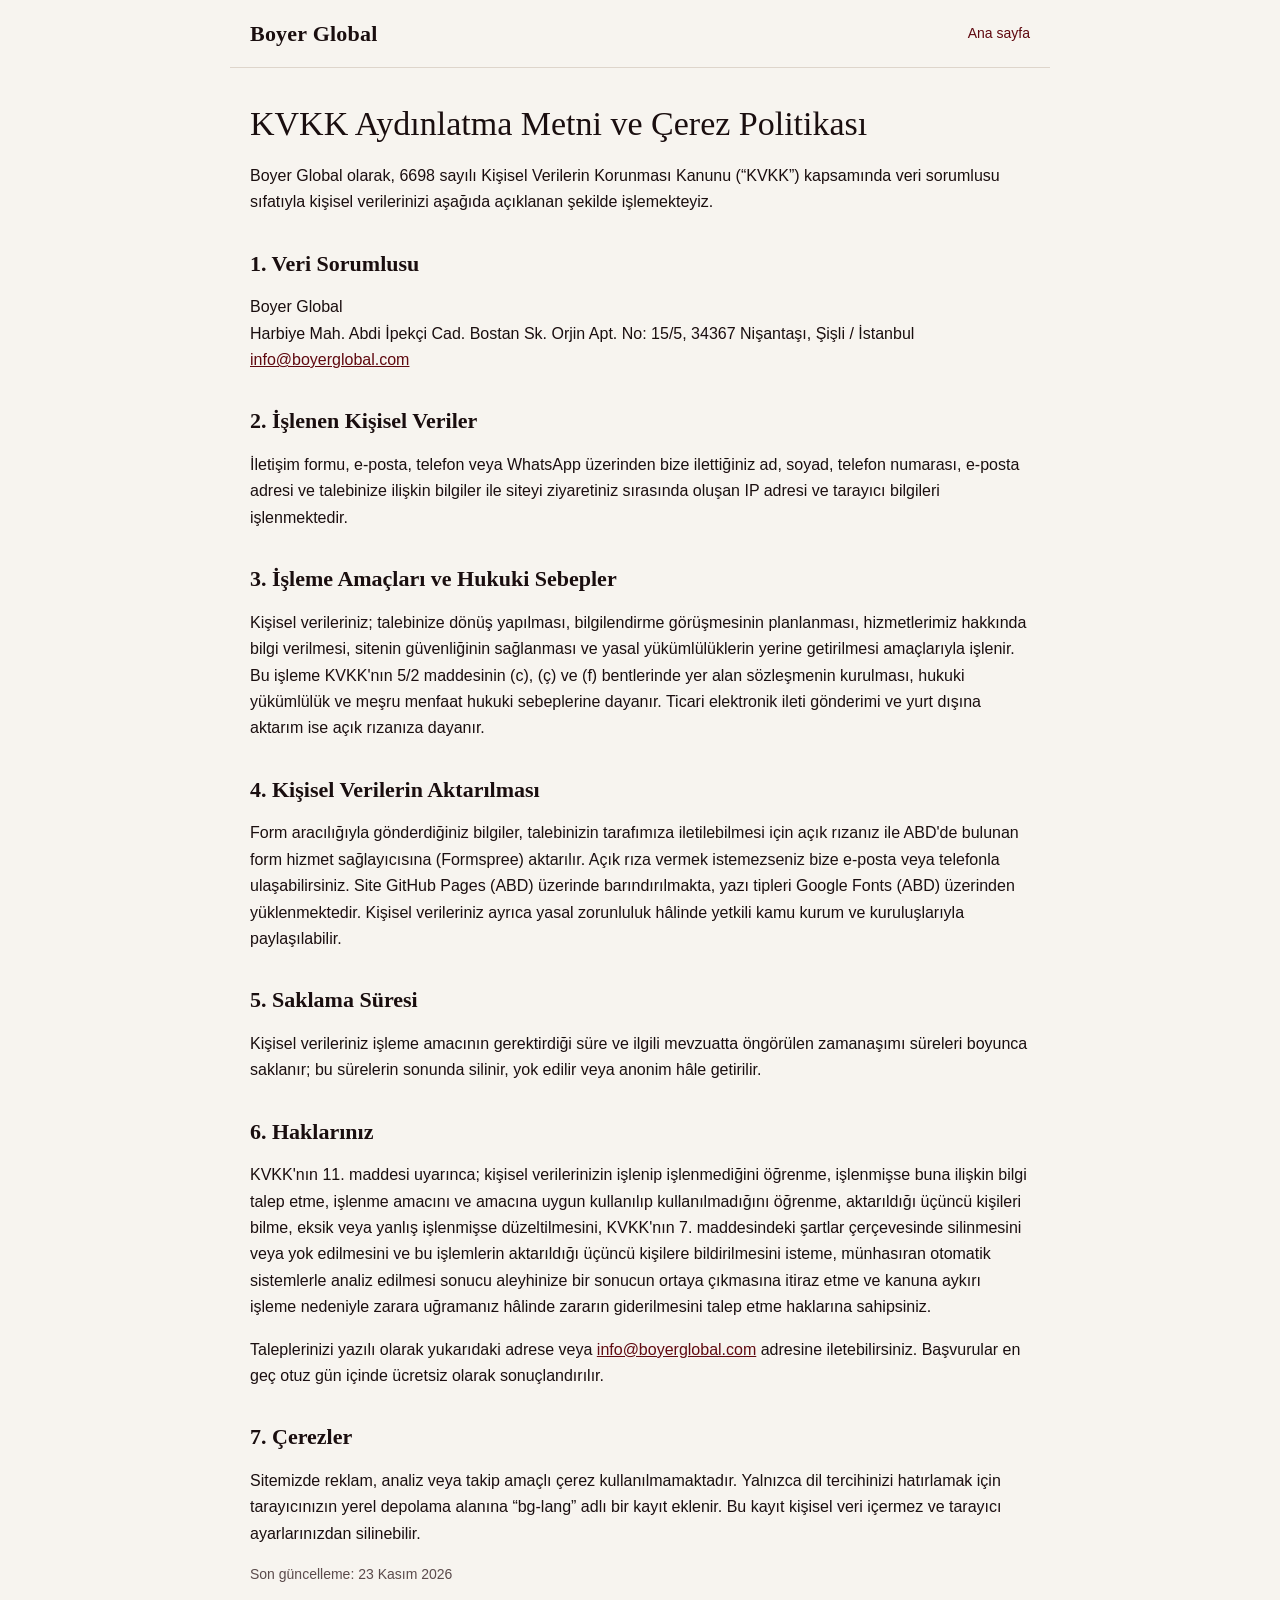
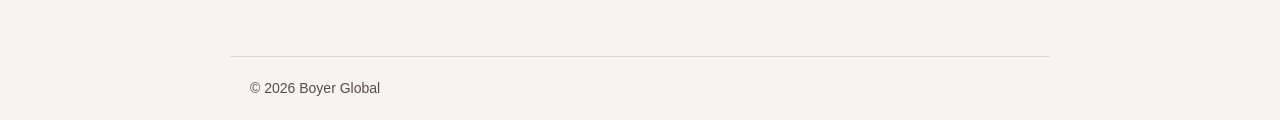
<file: kvkk.html>
<!DOCTYPE html>
<html lang="tr">
<head>
<meta charset="utf-8">
<meta name="viewport" content="width=device-width, initial-scale=1">
<title>KVKK Aydınlatma Metni ve Çerez Politikası | Boyer Global</title>
<meta name="description" content="Boyer Global KVKK aydınlatma metni ve çerez politikası.">
<link rel="canonical" href="https://boyerglobal.com/kvkk.html">
<link rel="icon" type="image/png" sizes="32x32" href="images/favicon-32.png">
<meta name="theme-color" content="#2B0508">
<link rel="stylesheet" href="legal.css">
</head>
<body>
<header class="top"><a href="./" class="brand">Boyer Global</a><a href="./" class="back">Ana sayfa</a></header>
<main>
<h1>KVKK Aydınlatma Metni ve Çerez Politikası</h1>

<p>Boyer Global olarak, 6698 sayılı Kişisel Verilerin Korunması Kanunu (“KVKK”) kapsamında veri sorumlusu sıfatıyla kişisel verilerinizi aşağıda açıklanan şekilde işlemekteyiz.</p>

<h2>1. Veri Sorumlusu</h2>
<p>Boyer Global<br>
Harbiye Mah. Abdi İpekçi Cad. Bostan Sk. Orjin Apt. No: 15/5, 34367 Nişantaşı, Şişli / İstanbul<br>
<a href="mailto:info@boyerglobal.com">info@boyerglobal.com</a></p>

<h2>2. İşlenen Kişisel Veriler</h2>
<p>İletişim formu, e-posta, telefon veya WhatsApp üzerinden bize ilettiğiniz ad, soyad, telefon numarası, e-posta adresi ve talebinize ilişkin bilgiler ile siteyi ziyaretiniz sırasında oluşan IP adresi ve tarayıcı bilgileri işlenmektedir.</p>

<h2>3. İşleme Amaçları ve Hukuki Sebepler</h2>
<p>Kişisel verileriniz; talebinize dönüş yapılması, bilgilendirme görüşmesinin planlanması, hizmetlerimiz hakkında bilgi verilmesi, sitenin güvenliğinin sağlanması ve yasal yükümlülüklerin yerine getirilmesi amaçlarıyla işlenir. Bu işleme KVKK'nın 5/2 maddesinin (c), (ç) ve (f) bentlerinde yer alan sözleşmenin kurulması, hukuki yükümlülük ve meşru menfaat hukuki sebeplerine dayanır. Ticari elektronik ileti gönderimi ve yurt dışına aktarım ise açık rızanıza dayanır.</p>

<h2>4. Kişisel Verilerin Aktarılması</h2>
<p>Form aracılığıyla gönderdiğiniz bilgiler, talebinizin tarafımıza iletilebilmesi için açık rızanız ile ABD'de bulunan form hizmet sağlayıcısına (Formspree) aktarılır. Açık rıza vermek istemezseniz bize e-posta veya telefonla ulaşabilirsiniz. Site GitHub Pages (ABD) üzerinde barındırılmakta, yazı tipleri Google Fonts (ABD) üzerinden yüklenmektedir. Kişisel verileriniz ayrıca yasal zorunluluk hâlinde yetkili kamu kurum ve kuruluşlarıyla paylaşılabilir.</p>

<h2>5. Saklama Süresi</h2>
<p>Kişisel verileriniz işleme amacının gerektirdiği süre ve ilgili mevzuatta öngörülen zamanaşımı süreleri boyunca saklanır; bu sürelerin sonunda silinir, yok edilir veya anonim hâle getirilir.</p>

<h2>6. Haklarınız</h2>
<p>KVKK'nın 11. maddesi uyarınca; kişisel verilerinizin işlenip işlenmediğini öğrenme, işlenmişse buna ilişkin bilgi talep etme, işlenme amacını ve amacına uygun kullanılıp kullanılmadığını öğrenme, aktarıldığı üçüncü kişileri bilme, eksik veya yanlış işlenmişse düzeltilmesini, KVKK'nın 7. maddesindeki şartlar çerçevesinde silinmesini veya yok edilmesini ve bu işlemlerin aktarıldığı üçüncü kişilere bildirilmesini isteme, münhasıran otomatik sistemlerle analiz edilmesi sonucu aleyhinize bir sonucun ortaya çıkmasına itiraz etme ve kanuna aykırı işleme nedeniyle zarara uğramanız hâlinde zararın giderilmesini talep etme haklarına sahipsiniz.</p>
<p>Taleplerinizi yazılı olarak yukarıdaki adrese veya <a href="mailto:info@boyerglobal.com">info@boyerglobal.com</a> adresine iletebilirsiniz. Başvurular en geç otuz gün içinde ücretsiz olarak sonuçlandırılır.</p>

<h2>7. Çerezler</h2>
<p>Sitemizde reklam, analiz veya takip amaçlı çerez kullanılmamaktadır. Yalnızca dil tercihinizi hatırlamak için tarayıcınızın yerel depolama alanına “bg-lang” adlı bir kayıt eklenir. Bu kayıt kişisel veri içermez ve tarayıcı ayarlarınızdan silinebilir.</p>

<p class="meta">Son güncelleme: 23 Kasım 2026</p>
</main>
<footer class="foot">© 2026 Boyer Global</footer>
</body>
</html>
</file>
<file: legal.css>
:root{--ink:#1A0E0F;--bg:#F7F4EF;--line:#DED5CB;--accent:#5F080F;--gold:#7C6236;--muted:#5a4a4b}
@media (prefers-color-scheme:dark){:root{--ink:#EFE7DF;--bg:#150A0B;--line:#3a2a2b;--accent:#C77F84;--gold:#CDAD7D;--muted:#b8a9a4}}
*{box-sizing:border-box}
body{margin:0;background:var(--bg);color:var(--ink);font:16px/1.65 -apple-system,BlinkMacSystemFont,"Segoe UI",Roboto,Helvetica,Arial,sans-serif}
a{color:var(--accent)}
.top{display:flex;justify-content:space-between;align-items:center;max-width:820px;margin:0 auto;padding:22px 20px;border-bottom:1px solid var(--line)}
.brand{font:600 22px/1 Georgia,"Times New Roman",serif;color:var(--ink);text-decoration:none;letter-spacing:.01em}
.back{font-size:14px;text-decoration:none}
main{max-width:820px;margin:0 auto;padding:36px 20px 56px}
h1{font:500 34px/1.2 Georgia,"Times New Roman",serif;margin:0 0 18px}
h2{font:600 22px/1.3 Georgia,"Times New Roman",serif;margin:34px 0 10px}
.meta{color:var(--muted);font-size:14px}
.foot{max-width:820px;margin:0 auto;padding:20px;border-top:1px solid var(--line);font-size:14px;color:var(--muted)}
</file>
